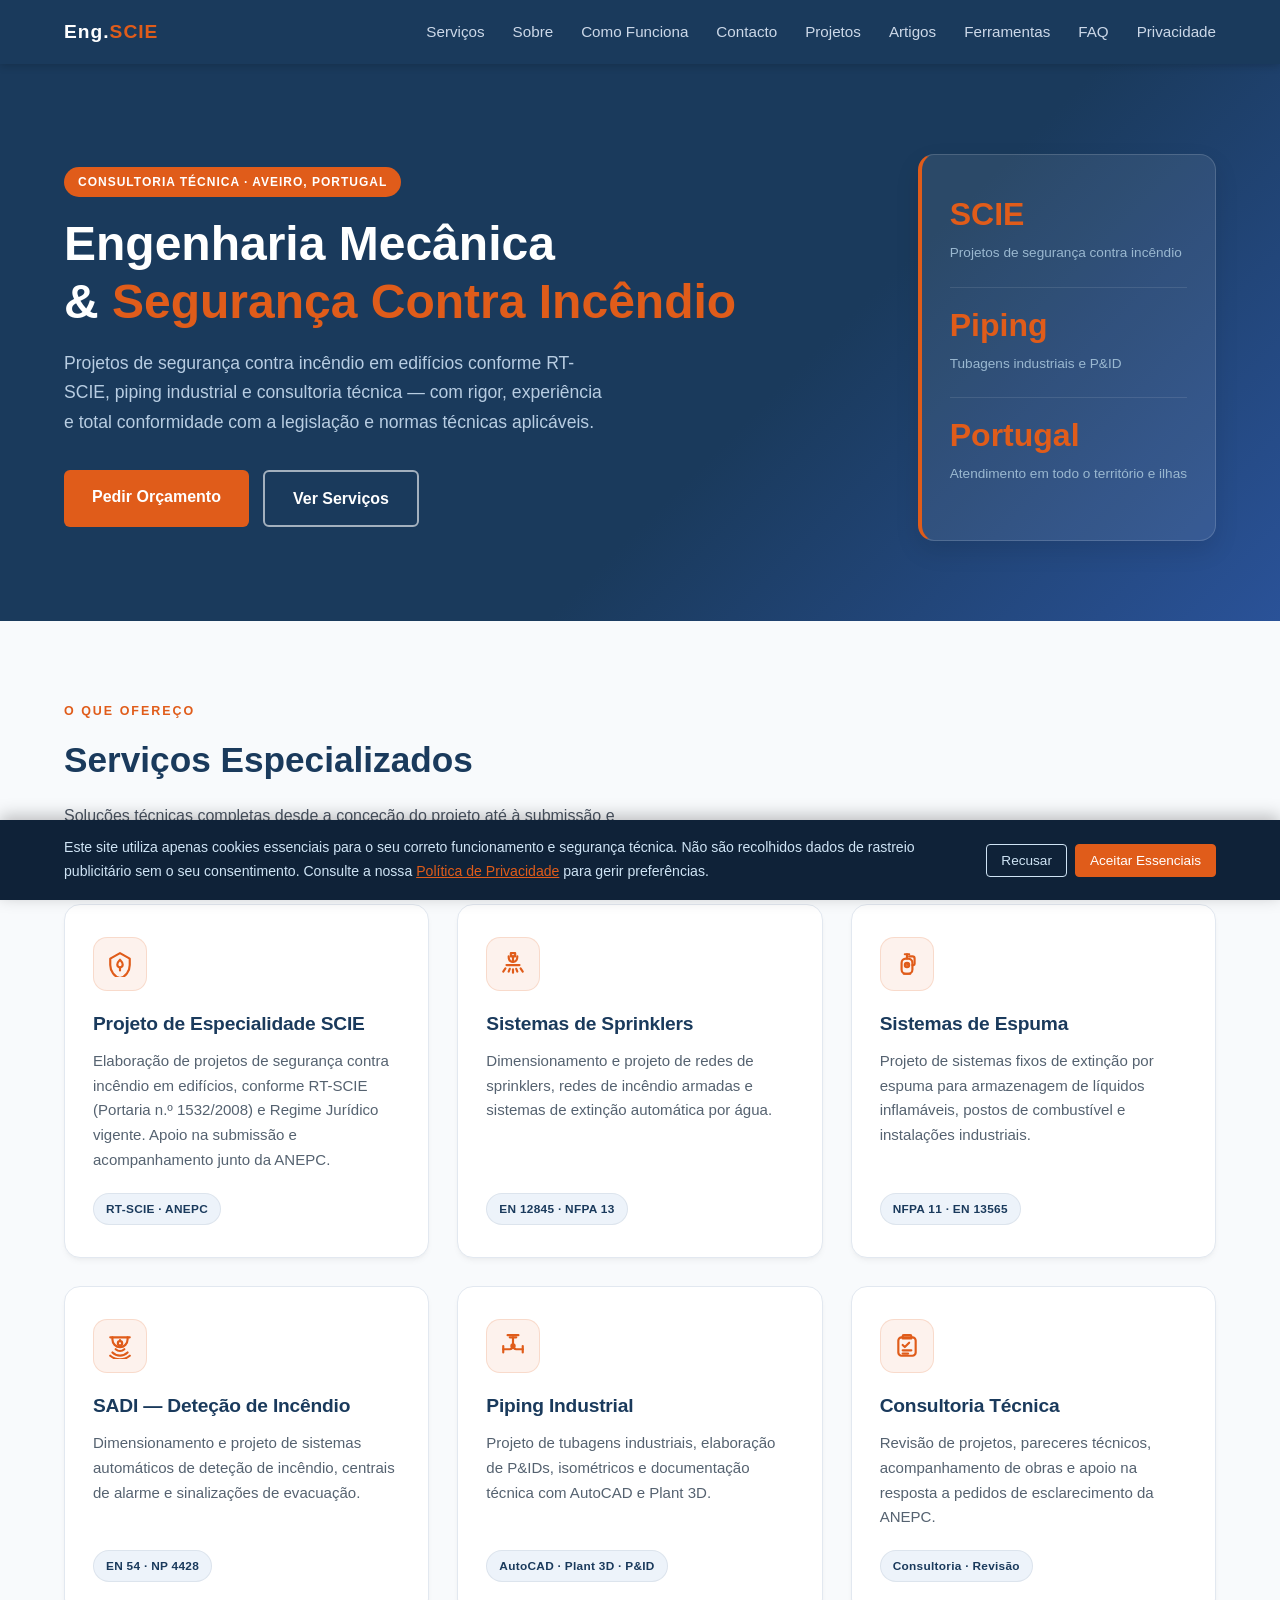
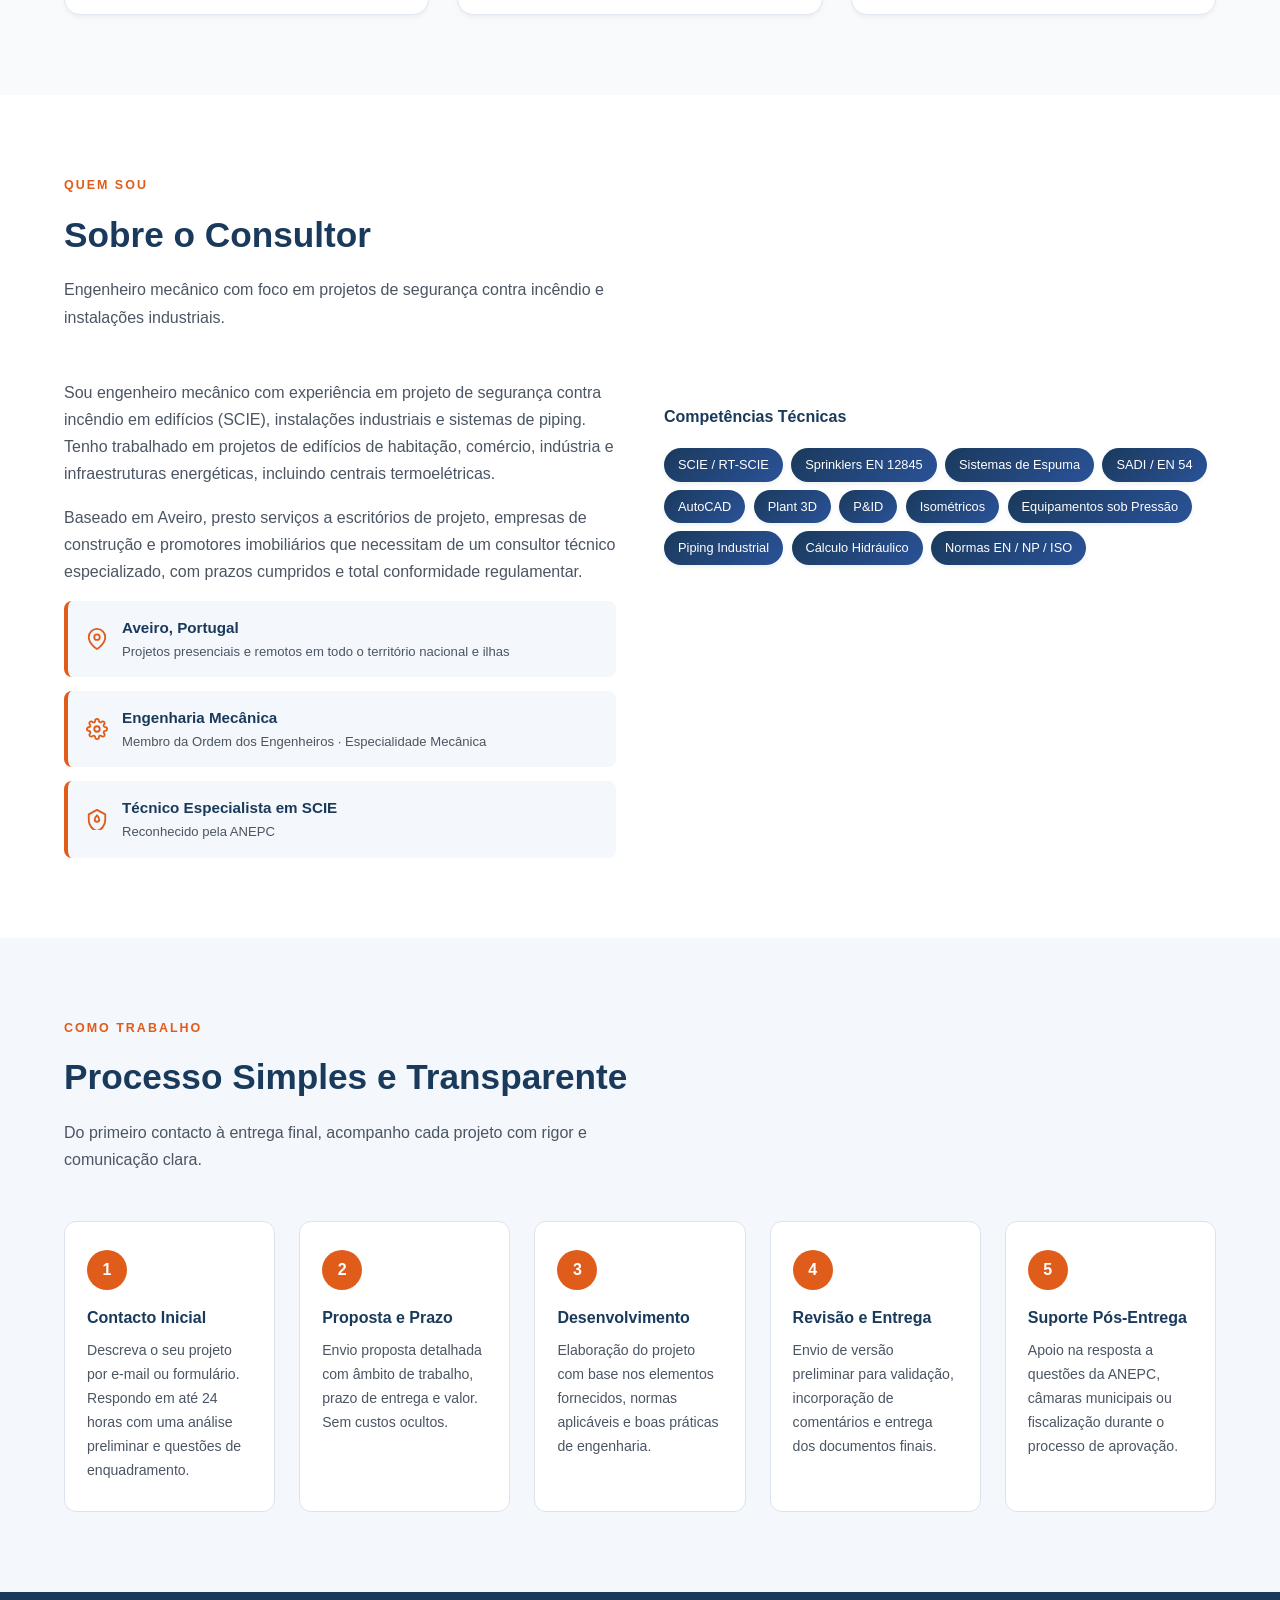
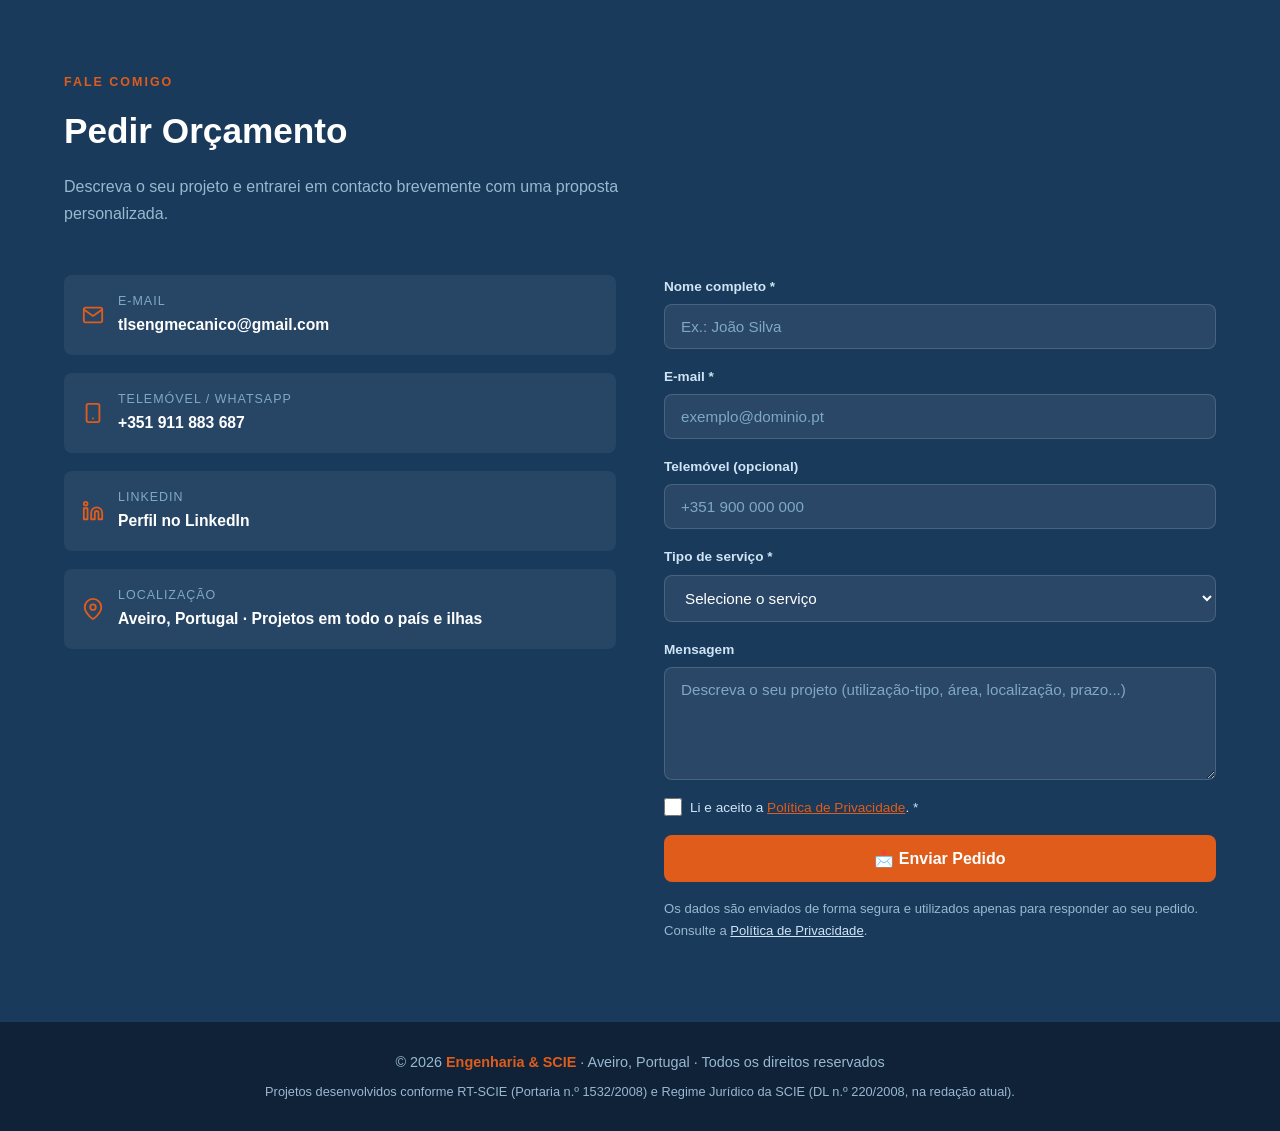
<file: index.html>
<!DOCTYPE html>
<html lang="pt-PT">
<head>
  <meta charset="UTF-8" />
  <meta name="viewport" content="width=device-width, initial-scale=1.0" />
  <meta name="theme-color" content="#1a3a5c" />

  <!-- Canonical + Favicons -->
  <link rel="canonical" href="https://fiopsptbr4780.github.io/Eng.SCIE/" />
  <link rel="icon" type="image/svg+xml" href="favicon.svg" />
  <link rel="alternate icon" type="image/png" href="favicon-32.png" />
  <link rel="apple-touch-icon" href="apple-touch-icon.png" />
  <link rel="preconnect" href="https://formsubmit.co" />
  <link rel="dns-prefetch" href="https://formsubmit.co" />

  <!-- SEO & Meta -->
  <title>Engenharia de Segurança Contra Incêndio | Consultoria SCIE</title>
  <meta name="description" content="Engenharia Mecânica e SCIE em Portugal. Projetos de segurança contra incêndio conforme RT-SCIE, piping industrial e consultoria técnica. Projetista reconhecido pela ANEPC." />
  <meta name="author" content="Engenharia & SCIE" />
  <meta name="robots" content="index, follow" />

  <!-- Open Graph & Twitter -->
  <meta property="og:type" content="website" />
  <meta property="og:site_name" content="Engenharia & SCIE" />
  <meta property="og:title" content="Engenharia de Segurança Contra Incêndio | Consultoria SCIE" />
  <meta property="og:description" content="Engenharia Mecânica e SCIE em Portugal. Projetos conforme RT-SCIE, piping industrial e consultoria técnica. Projetista reconhecido pela ANEPC." />
  <meta property="og:url" content="https://fiopsptbr4780.github.io/Eng.SCIE/" />
  <meta property="og:image" content="https://fiopsptbr4780.github.io/Eng.SCIE/og-image.png" />
  <meta property="og:locale" content="pt_PT" />
  <meta name="twitter:card" content="summary_large_image" />
  <meta name="twitter:title" content="Engenharia de Segurança Contra Incêndio | Consultoria SCIE" />
  <meta name="twitter:description" content="Projetos SCIE conforme RT-SCIE, piping industrial e consultoria técnica em Portugal." />
  <meta name="twitter:image" content="https://fiopsptbr4780.github.io/Eng.SCIE/og-image.png" />

  <!-- JSON-LD Schemas -->
  <script type="application/ld+json">
  {
    "@context": "https://schema.org",
    "@type": "ProfessionalService",
    "name": "Engenharia & SCIE",
    "description": "Consultoria em Engenharia Mecânica e Segurança Contra Incêndio em Edifícios (SCIE)",
    "url": "https://fiopsptbr4780.github.io/Eng.SCIE/",
    "telephone": "+351911883687",
    "areaServed": "PT",
    "priceRange": "Consultar",
    "address": { "@type": "PostalAddress", "addressLocality": "Aveiro", "addressCountry": "PT" },
    "knowsAbout": ["Projeto SCIE", "RT-SCIE", "Sistemas de Sprinklers EN 12845", "Sistemas de Espuma NFPA 11", "SADI EN 54", "Piping Industrial", "Consultoria Técnica SCIE"],
    "hasCredential": [
      { "@type": "EducationalOccupationalCredential", "credentialCategory": "Engenheiro Mecânico", "recognizedBy": { "@type": "Organization", "name": "Ordem dos Engenheiros" } },
      { "@type": "EducationalOccupationalCredential", "credentialCategory": "Técnico Especialista em SCIE", "recognizedBy": { "@type": "Organization", "name": "ANEPC" } }
    ]
  }
  </script>
  <script type="application/ld+json">
  {
    "@context": "https://schema.org",
    "@type": "Organization",
    "name": "Engenharia & SCIE",
    "url": "https://fiopsptbr4780.github.io/Eng.SCIE/",
    "logo": "https://fiopsptbr4780.github.io/Eng.SCIE/logo.png",
    "description": "Consultoria em Engenharia Mecânica e Segurança Contra Incêndio em Edifícios",
    "foundingDate": "2024",
    "areaServed": "PT",
    "knowsLanguage": "pt-PT",
    "sameAs": ["https://github.com/fiopsptbr4780"],
    "contactPoint": { "@type": "ContactPoint", "contactType": "Customer Support", "telephone": "+351911883687", "availableLanguage": "Portuguese" }
  }
  </script>

  <link rel="stylesheet" href="styles.css" />
</head>
<body>

<a href="#main-content" class="skip-link">Saltar para o conteúdo principal</a>

<nav aria-label="Menu principal">
  <a href="index.html" class="nav-logo" aria-label="Engenharia e SCIE - Página Inicial" aria-current="page">Eng.<span>SCIE</span></a>
  <button class="nav-toggle" aria-label="Abrir menu" aria-expanded="false" id="navToggle">☰</button>
  <ul id="navMenu">
    <li><a href="#servicos">Serviços</a></li>
    <li><a href="#sobre">Sobre</a></li>
    <li><a href="#processo">Como Funciona</a></li>
    <li><a href="#contacto">Contacto</a></li>
    <li><a href="projetos.html">Projetos</a></li>
    <li><a href="blog.html">Artigos</a></li>
    <li><a href="ferramentas.html">Ferramentas</a></li>
    <li><a href="faq.html">FAQ</a></li>
    <li><a href="privacidade.html">Privacidade</a></li>
  </ul>
</nav>

<main id="main-content" tabindex="-1">

<!-- HERO -->
<section class="hero">
  <div class="hero-text">
    <div class="badge">Consultoria Técnica · Aveiro, Portugal</div>
    <h1>Engenharia Mecânica<br>& <span>Segurança Contra Incêndio</span></h1>
    <p>Projetos de segurança contra incêndio em edifícios conforme RT-SCIE, piping industrial e consultoria técnica — com rigor, experiência e total conformidade com a legislação e normas técnicas aplicáveis.</p>
    <div class="hero-btns">
      <a href="#contacto" class="btn-primary">Pedir Orçamento</a>
      <a href="#servicos" class="btn-outline">Ver Serviços</a>
    </div>
  </div>
  <div class="hero-card">
    <div class="stat"><div class="stat-num">SCIE</div><div class="stat-label">Projetos de segurança contra incêndio</div></div>
    <hr />
    <div class="stat"><div class="stat-num">Piping</div><div class="stat-label">Tubagens industriais e P&ID</div></div>
    <hr />
    <div class="stat"><div class="stat-num">Portugal</div><div class="stat-label">Atendimento em todo o território e ilhas</div></div>
  </div>
</section>

<!-- SERVIÇOS -->
<section id="servicos">
  <div class="section-label">O que ofereço</div>
  <h2 class="section-title">Serviços Especializados</h2>
  <p class="section-sub">Soluções técnicas completas desde a conceção do projeto até à submissão e acompanhamento em obra.</p>

  <div class="services-grid">
    <div class="service-card">
      <div class="service-icon-box" aria-hidden="true"><svg class="service-svg" viewBox="0 0 24 24" fill="none" stroke="currentColor" stroke-width="2" stroke-linecap="round" stroke-linejoin="round"><path d="M12 2L3 7v6c0 5.55 3.84 10.74 9 12 5.16-1.26 9-6.45 9-12V7l-9-5z"/><path d="M12 8c1.66 1.66 2.5 3.08 2.5 4.5a2.5 2.5 0 1 1-5 0c0-1.42.84-2.84 2.5-4.5z"/><path d="M12 18v-2"/></svg></div>
      <h3>Projeto de Especialidade SCIE</h3>
      <p>Elaboração de projetos de segurança contra incêndio em edifícios, conforme RT-SCIE (Portaria n.º 1532/2008) e Regime Jurídico vigente. Apoio na submissão e acompanhamento junto da ANEPC.</p>
      <span class="service-tag">RT-SCIE · ANEPC</span>
    </div>

    <div class="service-card">
      <div class="service-icon-box" aria-hidden="true"><svg class="service-svg" viewBox="0 0 24 24" fill="none" stroke="currentColor" stroke-width="2" stroke-linecap="round" stroke-linejoin="round"><path d="M10 2h4v3h-4z"/><path d="M12 5v5"/><path d="M8 5c0 3.5 1.5 5 4 5s4-1.5 4-5"/><path d="M6 13h12"/><path d="M5 16l-2 3"/><path d="M9 16.5l-1 2.5"/><path d="M12 17v3"/><path d="M15 16.5l1 2.5"/><path d="M19 16l2 3"/></svg></div>
      <h3>Sistemas de Sprinklers</h3>
      <p>Dimensionamento e projeto de redes de sprinklers, redes de incêndio armadas e sistemas de extinção automática por água.</p>
      <span class="service-tag">EN 12845 · NFPA 13</span>
    </div>

    <div class="service-card">
      <div class="service-icon-box" aria-hidden="true"><svg class="service-svg" viewBox="0 0 24 24" fill="none" stroke="currentColor" stroke-width="2" stroke-linecap="round" stroke-linejoin="round"><path d="M9 21h6"/><rect x="7" y="7" width="10" height="14" rx="4"/><path d="M10 3h4"/><path d="M12 3v4"/><path d="M14 5h3a2 2 0 0 1 2 2v5a1 1 0 0 1-1 1h-1"/><circle cx="12" cy="13" r="2"/><path d="M12 13l1.2-1.2"/></svg></div>
      <h3>Sistemas de Espuma</h3>
      <p>Projeto de sistemas fixos de extinção por espuma para armazenagem de líquidos inflamáveis, postos de combustível e instalações industriais.</p>
      <span class="service-tag">NFPA 11 · EN 13565</span>
    </div>

    <div class="service-card">
      <div class="service-icon-box" aria-hidden="true"><svg class="service-svg" viewBox="0 0 24 24" fill="none" stroke="currentColor" stroke-width="2" stroke-linecap="round" stroke-linejoin="round"><path d="M3 4h18"/><path d="M5 4v2a7 7 0 0 0 14 0V4"/><circle cx="12" cy="9.5" r="2"/><path d="M12 7.5v-1"/><path d="M8 15a6 6 0 0 0 8 0"/><path d="M5 18a10 10 0 0 0 14 0"/><path d="M3 21a14 14 0 0 0 18 0"/></svg></div>
      <h3>SADI — Deteção de Incêndio</h3>
      <p>Dimensionamento e projeto de sistemas automáticos de deteção de incêndio, centrais de alarme e sinalizações de evacuação.</p>
      <span class="service-tag">EN 54 · NP 4428</span>
    </div>

    <div class="service-card">
      <div class="service-icon-box" aria-hidden="true"><svg class="service-svg" viewBox="0 0 24 24" fill="none" stroke="currentColor" stroke-width="2" stroke-linecap="round" stroke-linejoin="round"><path d="M3 15h6a3 3 0 0 0 3-3V4"/><path d="M12 12a3 3 0 0 0 3 3h6"/><path d="M3 12v6"/><path d="M21 12v6"/><path d="M9 4h6"/><path d="M7 2h10"/><circle cx="12" cy="12" r="1.5"/></svg></div>
      <h3>Piping Industrial</h3>
      <p>Projeto de tubagens industriais, elaboração de P&IDs, isométricos e documentação técnica com AutoCAD e Plant 3D.</p>
      <span class="service-tag">AutoCAD · Plant 3D · P&ID</span>
    </div>

    <div class="service-card">
      <div class="service-icon-box" aria-hidden="true"><svg class="service-svg" viewBox="0 0 24 24" fill="none" stroke="currentColor" stroke-width="2" stroke-linecap="round" stroke-linejoin="round"><rect x="4" y="4" width="16" height="17" rx="3"/><path d="M9 2h6a1 1 0 0 1 1 1v2H8V3a1 1 0 0 1 1-1z"/><path d="M8 11l2 2 4-4"/><path d="M8 16h8"/><path d="M8 19h5"/></svg></div>
      <h3>Consultoria Técnica</h3>
      <p>Revisão de projetos, pareceres técnicos, acompanhamento de obras e apoio na resposta a pedidos de esclarecimento da ANEPC.</p>
      <span class="service-tag">Consultoria · Revisão</span>
    </div>
  </div>
</section>

<!-- SOBRE -->
<section id="sobre">
  <div class="section-label">Quem sou</div>
  <h2 class="section-title">Sobre o Consultor</h2>
  <p class="section-sub">Engenheiro mecânico com foco em projetos de segurança contra incêndio e instalações industriais.</p>

  <div class="about-grid">
    <div class="about-text">
      <p>Sou engenheiro mecânico com experiência em projeto de segurança contra incêndio em edifícios (SCIE), instalações industriais e sistemas de piping. Tenho trabalhado em projetos de edifícios de habitação, comércio, indústria e infraestruturas energéticas, incluindo centrais termoelétricas.</p>
      <p>Baseado em Aveiro, presto serviços a escritórios de projeto, empresas de construção e promotores imobiliários que necessitam de um consultor técnico especializado, com prazos cumpridos e total conformidade regulamentar.</p>

      <div class="credentials">
        <div class="credential-item">
          <div class="cred-icon" aria-hidden="true"><svg viewBox="0 0 24 24" width="22" height="22" fill="none" stroke="currentColor" stroke-width="2" stroke-linecap="round" stroke-linejoin="round"><path d="M21 10c0 7-9 13-9 13s-9-6-9-13a9 9 0 0 1 18 0z"/><circle cx="12" cy="10" r="3"/></svg></div>
          <div><div class="cred-title">Aveiro, Portugal</div><div class="cred-sub">Projetos presenciais e remotos em todo o território nacional e ilhas</div></div>
        </div>
        <div class="credential-item">
          <div class="cred-icon" aria-hidden="true"><svg viewBox="0 0 24 24" width="22" height="22" fill="none" stroke="currentColor" stroke-width="2" stroke-linecap="round" stroke-linejoin="round"><circle cx="12" cy="12" r="3"/><path d="M19.4 15a1.65 1.65 0 0 0 .33 1.82l.06.06a2 2 0 0 1 0 2.83 2 2 0 0 1-2.83 0l-.06-.06a1.65 1.65 0 0 0-1.82-.33 1.65 1.65 0 0 0-1 1.51V21a2 2 0 0 1-2 2 2 2 0 0 1-2-2v-.09A1.65 1.65 0 0 0 9 19.4a1.65 1.65 0 0 0-1.82.33l-.06.06a2 2 0 0 1-2.83 0 2 2 0 0 1 0-2.83l.06-.06a1.65 1.65 0 0 0 .33-1.82 1.65 1.65 0 0 0-1.51-1H3a2 2 0 0 1-2-2 2 2 0 0 1 2-2h.09A1.65 1.65 0 0 0 4.6 9a1.65 1.65 0 0 0-.33-1.82l-.06-.06a2 2 0 0 1 0-2.83 2 2 0 0 1 2.83 0l.06.06a1.65 1.65 0 0 0 1.82.33H9a1.65 1.65 0 0 0 1-1.51V3a2 2 0 0 1 2-2 2 2 0 0 1 2 2v.09a1.65 1.65 0 0 0 1 1.51 1.65 1.65 0 0 0 1.82-.33l.06-.06a2 2 0 0 1 2.83 0 2 2 0 0 1 0 2.83l-.06.06a1.65 1.65 0 0 0-.33 1.82V9a1.65 1.65 0 0 0 1.51 1H21a2 2 0 0 1 2 2 2 2 0 0 1-2 2h-.09a1.65 1.65 0 0 0-1.51 1z"/></svg></div>
          <div><div class="cred-title">Engenharia Mecânica</div><div class="cred-sub">Membro da Ordem dos Engenheiros · Especialidade Mecânica</div></div>
        </div>
        <div class="credential-item">
          <div class="cred-icon" aria-hidden="true"><svg viewBox="0 0 24 24" width="22" height="22" fill="none" stroke="currentColor" stroke-width="2" stroke-linecap="round" stroke-linejoin="round"><path d="M12 2L3 7v6c0 5.55 3.84 10.74 9 12 5.16-1.26 9-6.45 9-12V7l-9-5z"/><path d="M12 8c1.66 1.66 2.5 3.08 2.5 4.5a2.5 2.5 0 1 1-5 0c0-1.42.84-2.84 2.5-4.5z"/></svg></div>
          <div><div class="cred-title">Técnico Especialista em SCIE</div><div class="cred-sub">Reconhecido pela ANEPC</div></div>
        </div>
      </div>
    </div>

    <div>
      <div class="skills-wrap">
        <h4>Competências Técnicas</h4>
        <span class="skill-pill">SCIE / RT-SCIE</span>
        <span class="skill-pill">Sprinklers EN 12845</span>
        <span class="skill-pill">Sistemas de Espuma</span>
        <span class="skill-pill">SADI / EN 54</span>
        <span class="skill-pill">AutoCAD</span>
        <span class="skill-pill">Plant 3D</span>
        <span class="skill-pill">P&ID</span>
        <span class="skill-pill">Isométricos</span>
        <span class="skill-pill">Equipamentos sob Pressão</span>
        <span class="skill-pill">Piping Industrial</span>
        <span class="skill-pill">Cálculo Hidráulico</span>
        <span class="skill-pill">Normas EN / NP / ISO</span>
      </div>
    </div>
  </div>
</section>

<!-- PROCESSO -->
<section id="processo">
  <div class="section-label">Como trabalho</div>
  <h2 class="section-title">Processo Simples e Transparente</h2>
  <p class="section-sub">Do primeiro contacto à entrega final, acompanho cada projeto com rigor e comunicação clara.</p>

  <div class="process-steps">
    <div class="step-card"><div class="step-num">1</div><h3>Contacto Inicial</h3><p>Descreva o seu projeto por e-mail ou formulário. Respondo em até 24 horas com uma análise preliminar e questões de enquadramento.</p></div>
    <div class="step-card"><div class="step-num">2</div><h3>Proposta e Prazo</h3><p>Envio proposta detalhada com âmbito de trabalho, prazo de entrega e valor. Sem custos ocultos.</p></div>
    <div class="step-card"><div class="step-num">3</div><h3>Desenvolvimento</h3><p>Elaboração do projeto com base nos elementos fornecidos, normas aplicáveis e boas práticas de engenharia.</p></div>
    <div class="step-card"><div class="step-num">4</div><h3>Revisão e Entrega</h3><p>Envio de versão preliminar para validação, incorporação de comentários e entrega dos documentos finais.</p></div>
    <div class="step-card"><div class="step-num">5</div><h3>Suporte Pós-Entrega</h3><p>Apoio na resposta a questões da ANEPC, câmaras municipais ou fiscalização durante o processo de aprovação.</p></div>
  </div>
</section>

<!-- CONTACTO -->
<section id="contacto">
  <div class="section-label">Fale comigo</div>
  <h2 class="section-title">Pedir Orçamento</h2>
  <p class="section-sub">Descreva o seu projeto e entrarei em contacto brevemente com uma proposta personalizada.</p>

  <div class="contact-grid">
    <div class="contact-info">
      <div class="contact-item">
        <div class="ci-icon" aria-hidden="true"><svg viewBox="0 0 24 24" width="22" height="22" fill="none" stroke="currentColor" stroke-width="2" stroke-linecap="round" stroke-linejoin="round"><path d="M4 4h16c1.1 0 2 .9 2 2v12c0 1.1-.9 2-2 2H4c-1.1 0-2-.9-2-2V6c0-1.1.9-2 2-2z"/><polyline points="22,6 12,13 2,6"/></svg></div>
        <div><div class="ci-label">E-mail</div><div class="ci-val"><a href="mailto:tlsengmecanico@gmail.com">tlsengmecanico@gmail.com</a></div></div>
      </div>
      <div class="contact-item">
        <div class="ci-icon" aria-hidden="true"><svg viewBox="0 0 24 24" width="22" height="22" fill="none" stroke="currentColor" stroke-width="2" stroke-linecap="round" stroke-linejoin="round"><rect x="5" y="2" width="14" height="20" rx="2" ry="2"/><line x1="12" y1="18" x2="12.01" y2="18"/></svg></div>
        <div><div class="ci-label">Telemóvel / WhatsApp</div><div class="ci-val"><a href="tel:+351911883687">+351 911 883 687</a></div></div>
      </div>
      <div class="contact-item">
        <div class="ci-icon" aria-hidden="true"><svg viewBox="0 0 24 24" width="22" height="22" fill="none" stroke="currentColor" stroke-width="2" stroke-linecap="round" stroke-linejoin="round"><path d="M16 8a6 6 0 0 1 6 6v7h-4v-7a2 2 0 0 0-2-2 2 2 0 0 0-2 2v7h-4v-7a6 6 0 0 1 6-6z"/><rect x="2" y="9" width="4" height="12"/><circle cx="4" cy="4" r="2"/></svg></div>
        <div><div class="ci-label">LinkedIn</div><div class="ci-val"><a href="https://www.linkedin.com/in/tlsengmecanico/" target="_blank" rel="noopener noreferrer">Perfil no LinkedIn</a></div></div>
      </div>
      <div class="contact-item">
        <div class="ci-icon" aria-hidden="true"><svg viewBox="0 0 24 24" width="22" height="22" fill="none" stroke="currentColor" stroke-width="2" stroke-linecap="round" stroke-linejoin="round"><path d="M21 10c0 7-9 13-9 13s-9-6-9-13a9 9 0 0 1 18 0z"/><circle cx="12" cy="10" r="3"/></svg></div>
        <div><div class="ci-label">Localização</div><div class="ci-val">Aveiro, Portugal · Projetos em todo o país e ilhas</div></div>
      </div>
    </div>

    <form id="contactForm" action="https://formsubmit.co/tlsengmecanico@gmail.com" method="POST" novalidate>
      <input type="hidden" name="_subject" value="Novo pedido de orçamento – Site Eng.SCIE" />
      <input type="hidden" name="_captcha" value="false" />
      <input type="hidden" name="_format" value="json" />

      <div class="form-field"><label for="nome">Nome completo *</label><input type="text" id="nome" name="nome" placeholder="Ex.: João Silva" required aria-required="true" autocomplete="name" /></div>
      <div class="form-field"><label for="email">E-mail *</label><input type="email" id="email" name="email" placeholder="exemplo@dominio.pt" required aria-required="true" autocomplete="email" /></div>
      <div class="form-field"><label for="telefone">Telemóvel (opcional)</label><input type="tel" id="telefone" name="telefone" placeholder="+351 900 000 000" autocomplete="tel" /></div>
      <div class="form-field">
        <label for="servico">Tipo de serviço *</label>
        <select id="servico" name="servico" required aria-required="true">
          <option value="" disabled selected>Selecione o serviço</option>
          <option>Projeto de Especialidade SCIE</option>
          <option>Sistema de Sprinklers</option>
          <option>Sistema de Espuma</option>
          <option>SADI — Deteção de Incêndio</option>
          <option>Piping Industrial / P&ID</option>
          <option>Consultoria Técnica</option>
          <option>Outro</option>
        </select>
      </div>
      <div class="form-field"><label for="mensagem">Mensagem</label><textarea id="mensagem" name="mensagem" rows="5" placeholder="Descreva o seu projeto (utilização-tipo, área, localização, prazo...)"></textarea></div>

      <label class="form-checkbox" for="consent">
        <input type="checkbox" id="consent" name="privacidade" required aria-required="true" />
        <span>Li e aceito a <a href="privacidade.html">Política de Privacidade</a>. *</span>
      </label>

      <button type="submit" id="submitBtn">📩 Enviar Pedido</button>
      <div id="formError" role="alert" style="display:none; background:#991b1b; color:#fff; padding:14px; border-radius:8px; margin-top:12px; font-weight:600; font-size:0.92rem;"></div>
      <p class="form-note">Os dados são enviados de forma segura e utilizados apenas para responder ao seu pedido. Consulte a <a href="privacidade.html">Política de Privacidade</a>.</p>
    </form>

    <div id="formSuccess" role="status" style="display:none; background:#166534; color:#fff; padding:24px; border-radius:12px; margin-top:16px; text-align:center;">
      <p style="font-weight:700; font-size:1.15rem; margin-bottom:8px;">✅ Pedido enviado com sucesso!</p>
      <p style="font-size:0.92rem; opacity:0.95; margin-bottom:18px; max-width:480px; margin-left:auto; margin-right:auto;">
        Obrigado pelo seu contacto. A sua mensagem foi recebida e responderei com brevidade (habitualmente em menos de 24 horas).
      </p>
      <button type="button" id="formResetBtn" class="btn-outline" style="font-size:0.9rem; padding:10px 20px; border-color:rgba(255,255,255,0.8); color:#fff;">
        Enviar outro pedido
      </button>
    </div>
  </div>
</section>
</main>

<!-- Cookie consent banner (RGPD) -->
<div id="cookieBanner" class="cookie-banner" role="dialog" aria-live="polite" aria-label="Consentimento de cookies">
  <p>Este site utiliza apenas cookies essenciais para o seu correto funcionamento e segurança técnica. Não são recolhidos dados de rastreio publicitário sem o seu consentimento. Consulte a nossa <a href="privacidade.html">Política de Privacidade</a> para gerir preferências.</p>
  <div class="cookie-actions">
    <button class="cookie-btn" id="cookieDecline">Recusar</button>
    <button class="cookie-btn accept" id="cookieAccept">Aceitar Essenciais</button>
  </div>
</div>

<footer>
  <p>&copy; 2026 <span>Engenharia & SCIE</span> · Aveiro, Portugal · Todos os direitos reservados</p>
  <p style="margin-top:6px; font-size:0.8rem;">
    Projetos desenvolvidos conforme RT-SCIE (Portaria n.º 1532/2008) e Regime Jurídico da SCIE (DL n.º 220/2008, na redação atual).
  </p>
</footer>

<script src="main.js" defer></script>
</body>
</html>
</file>
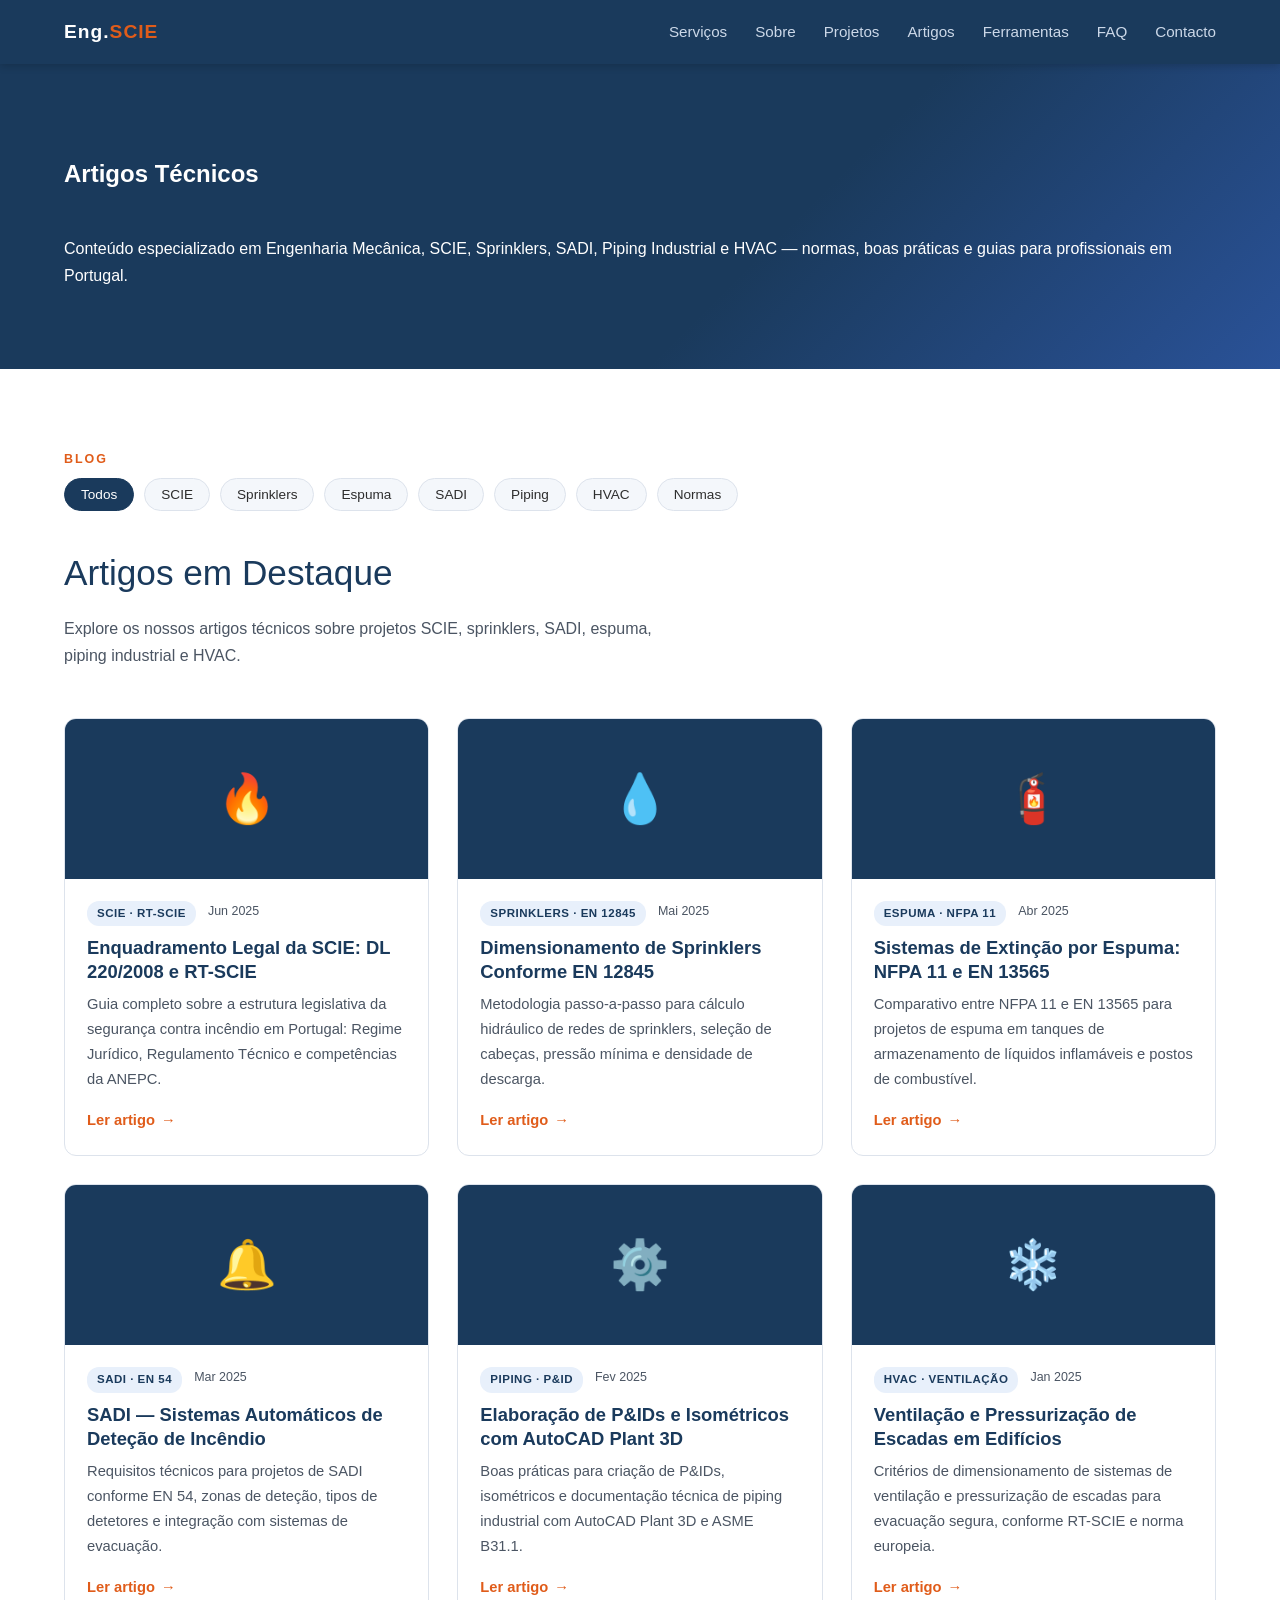
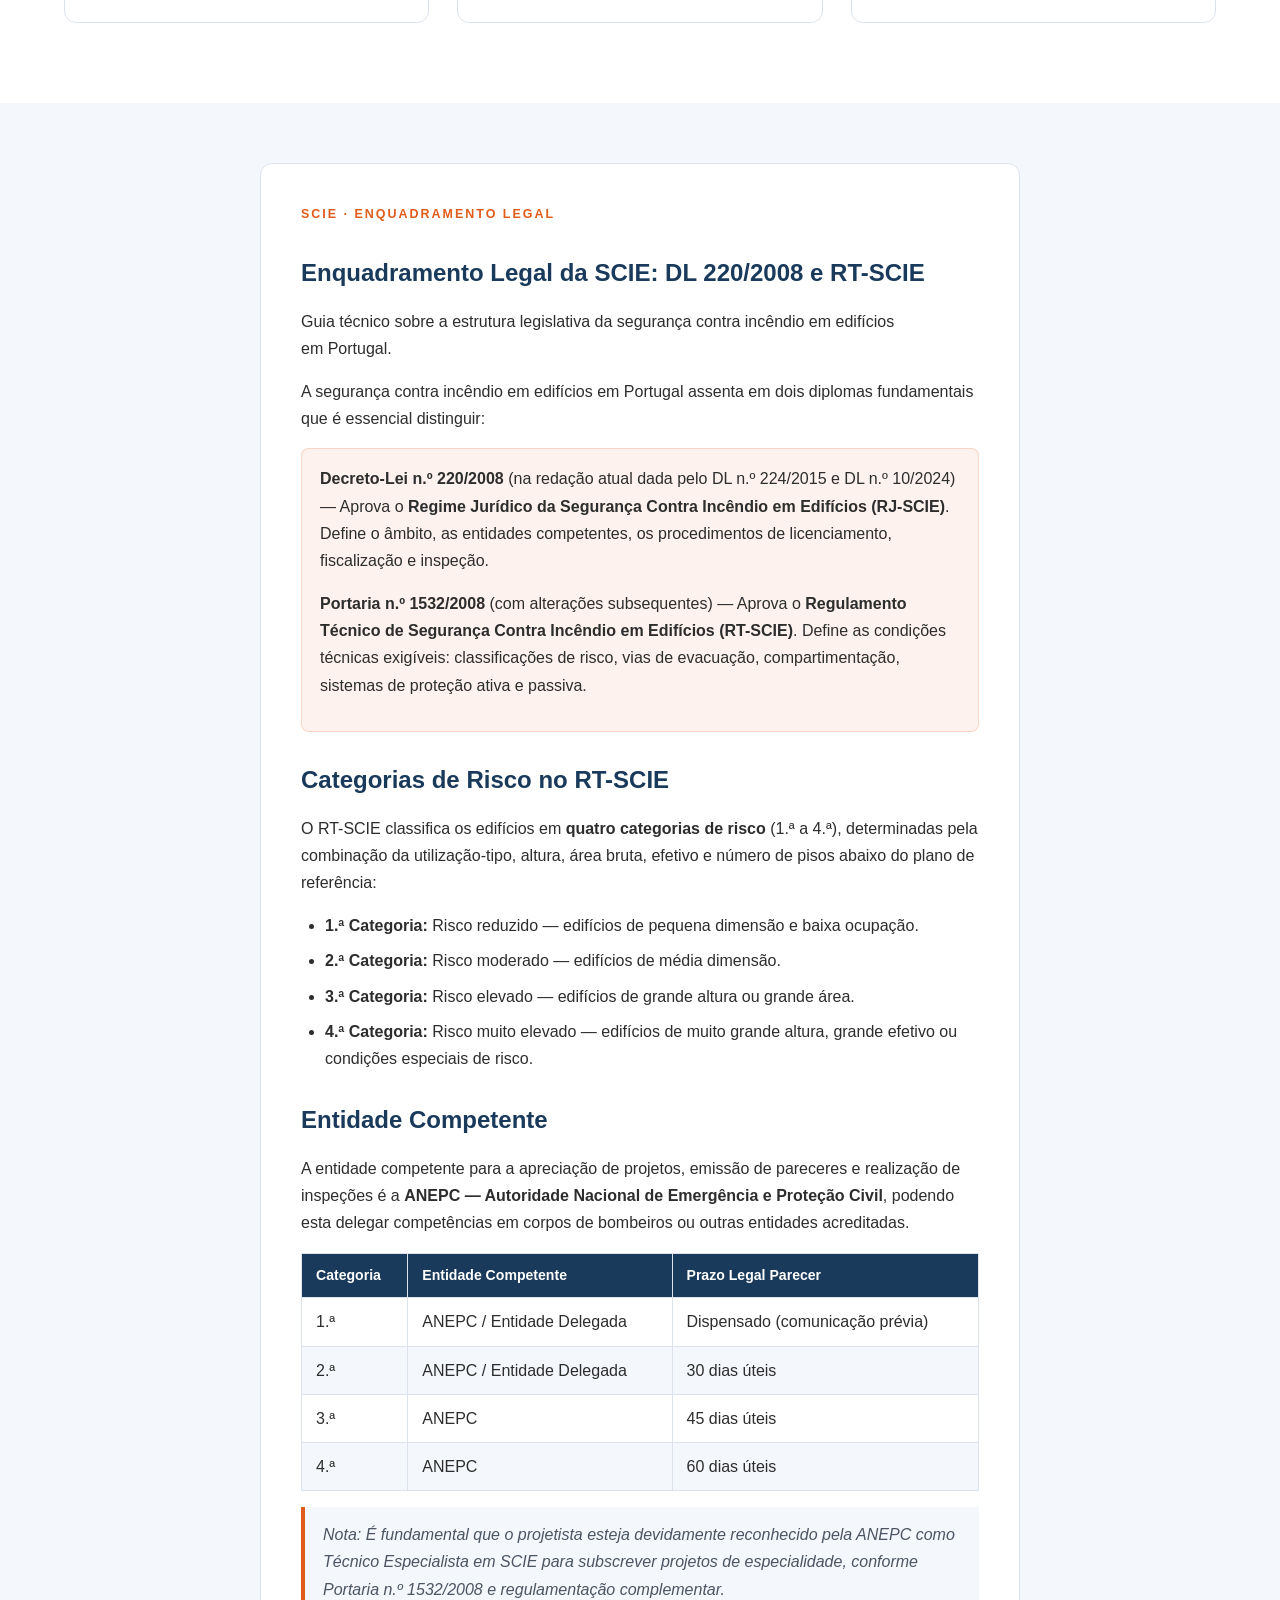
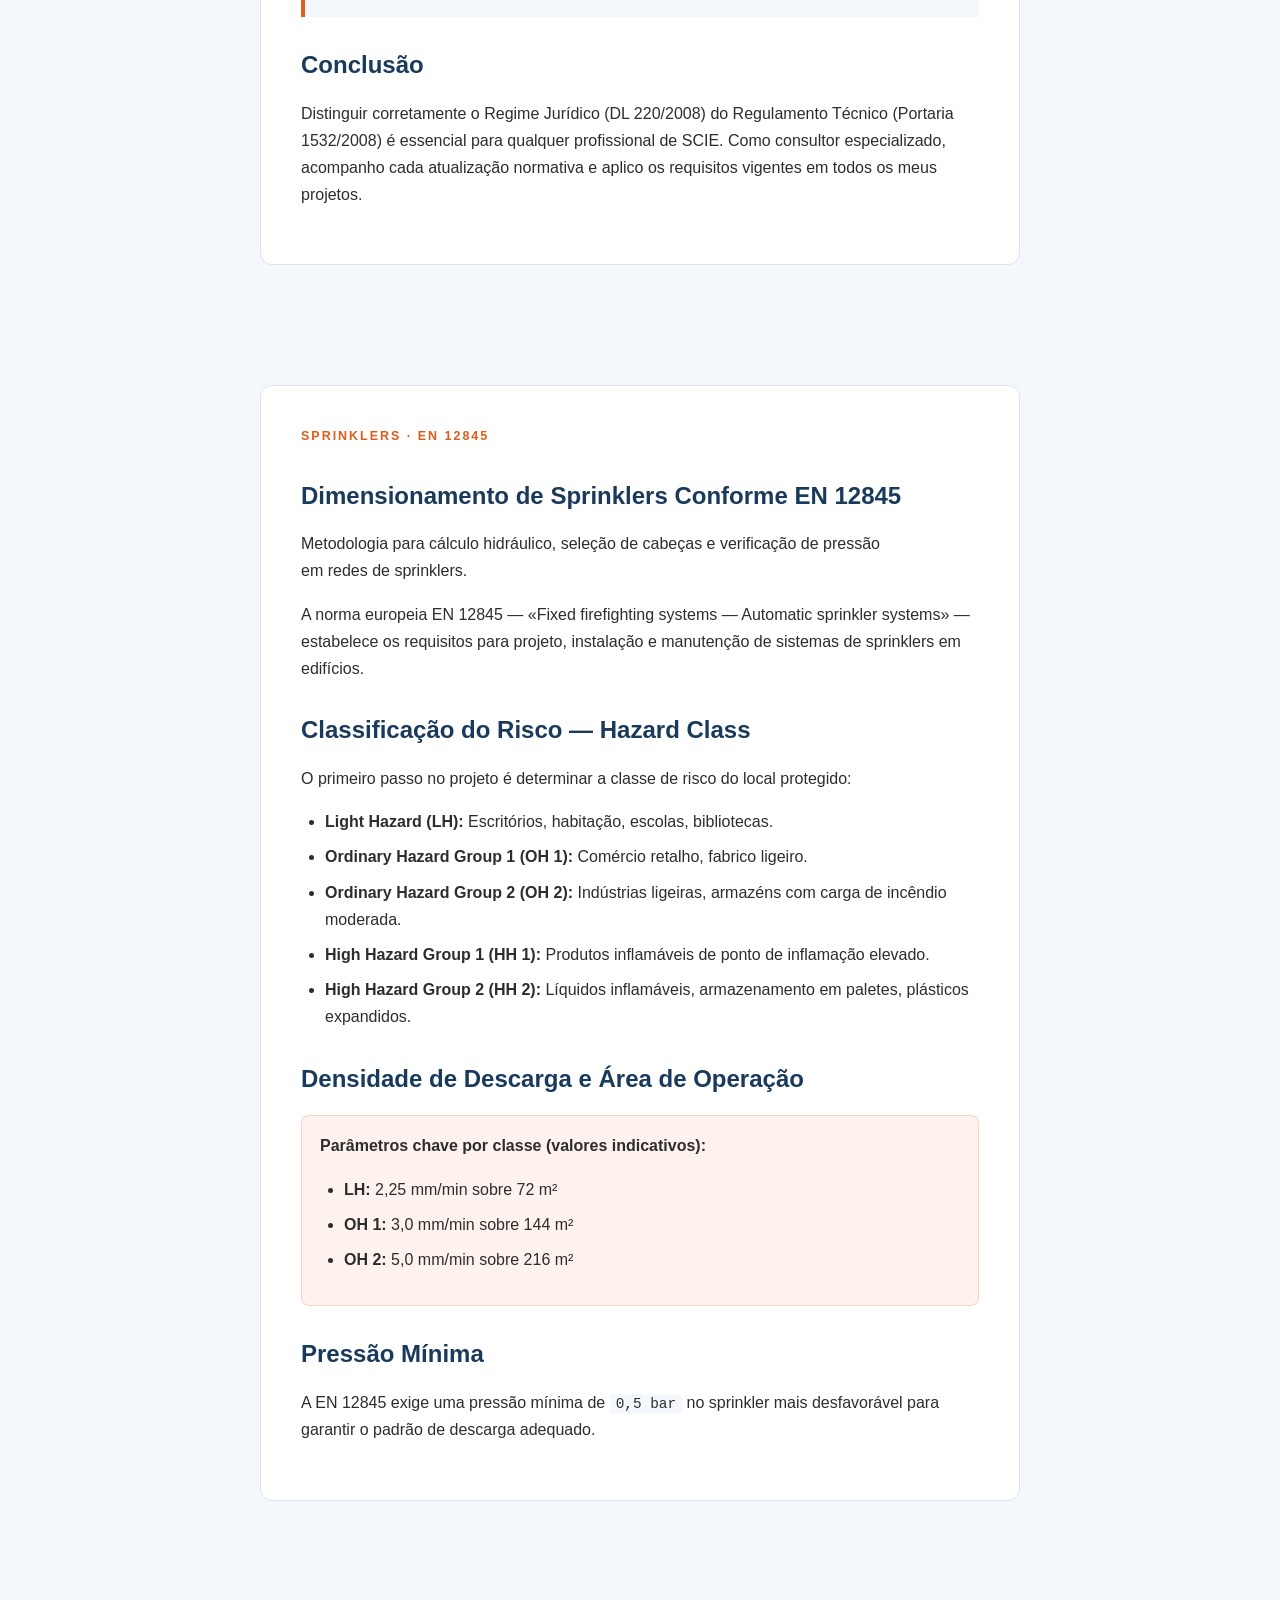
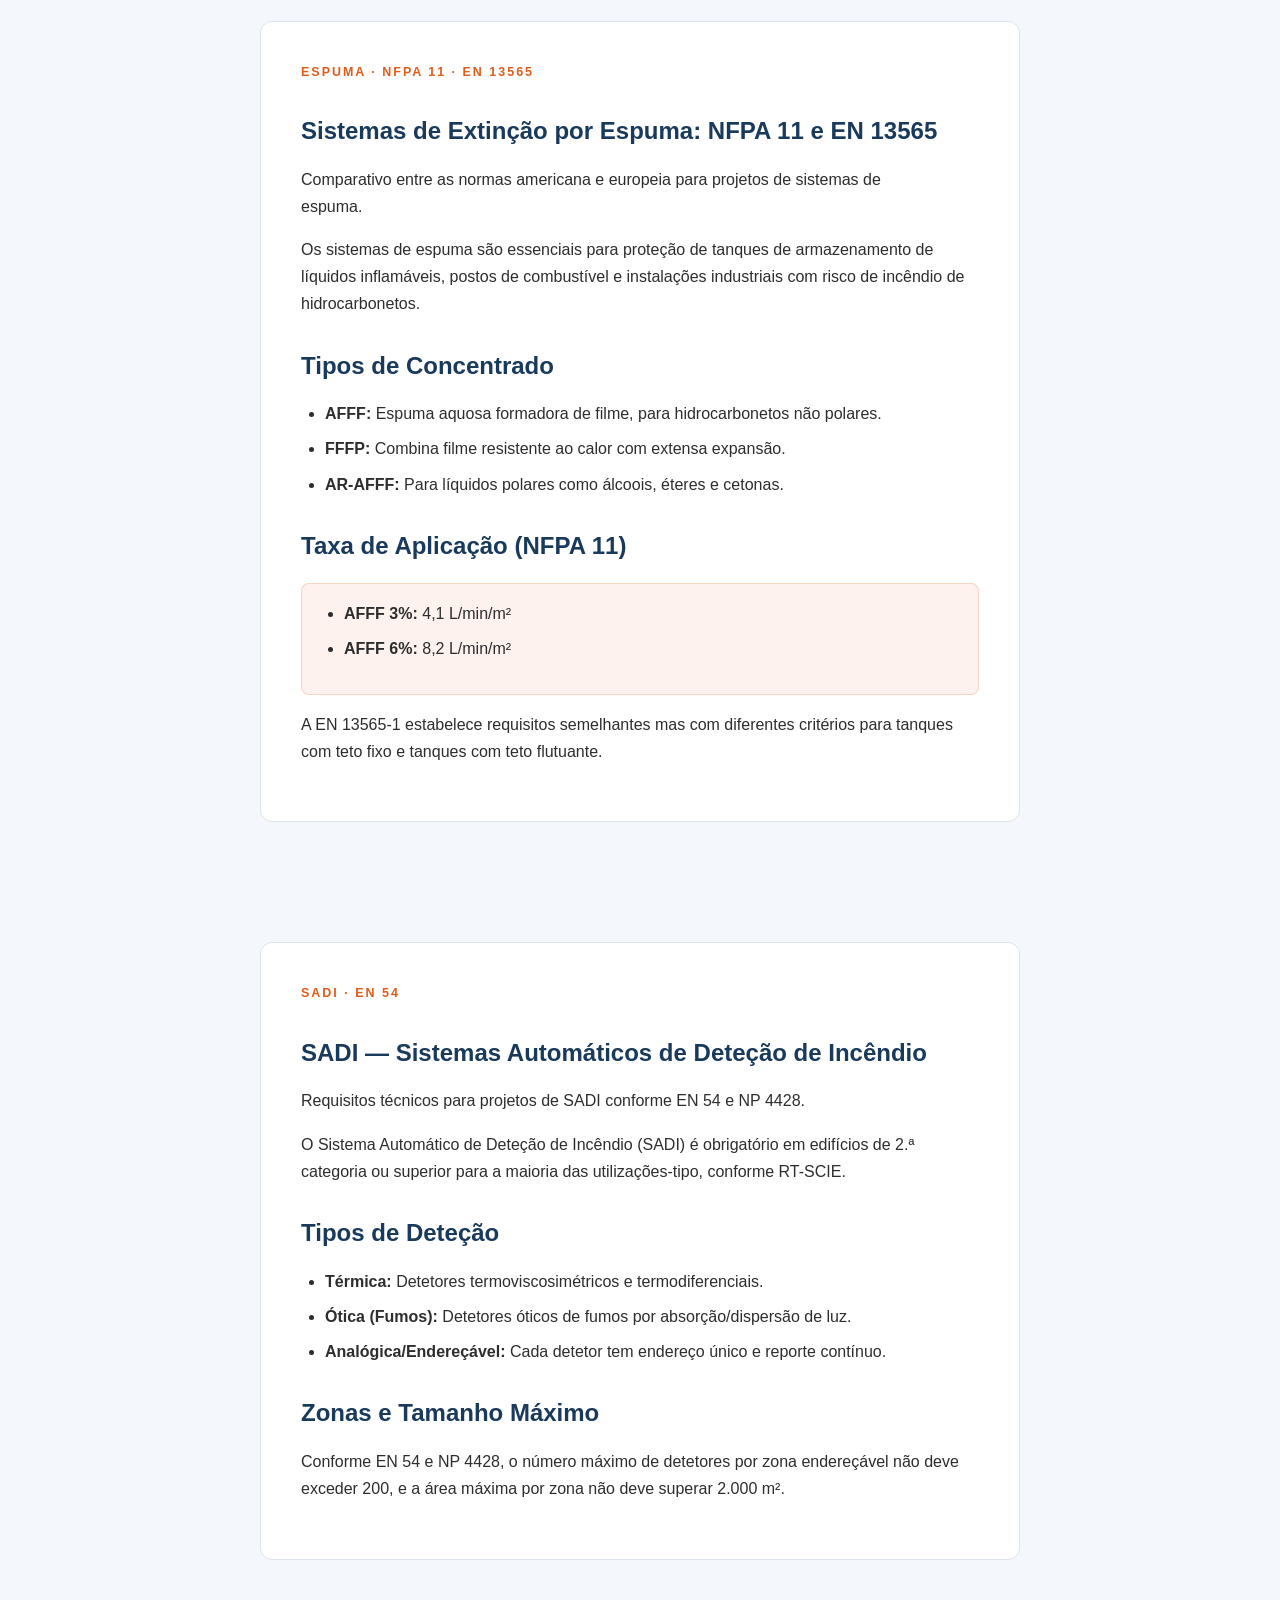
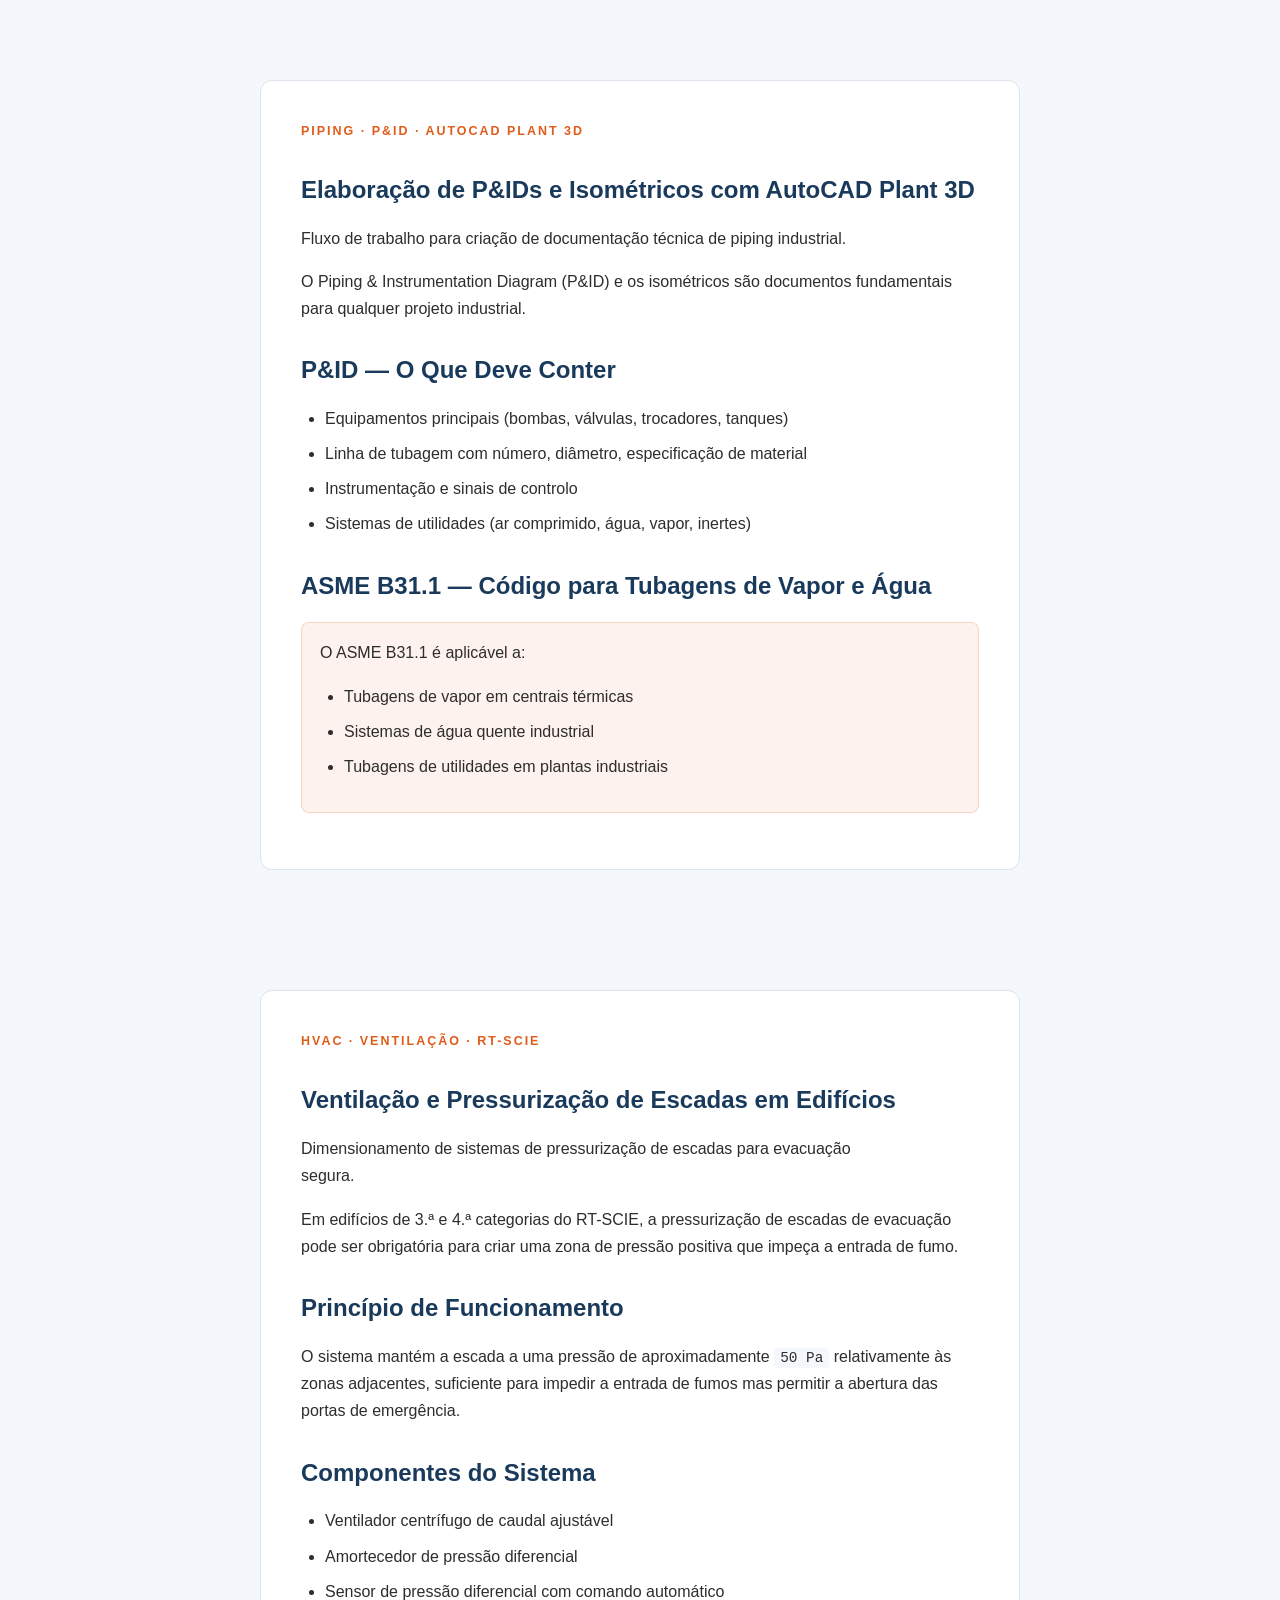
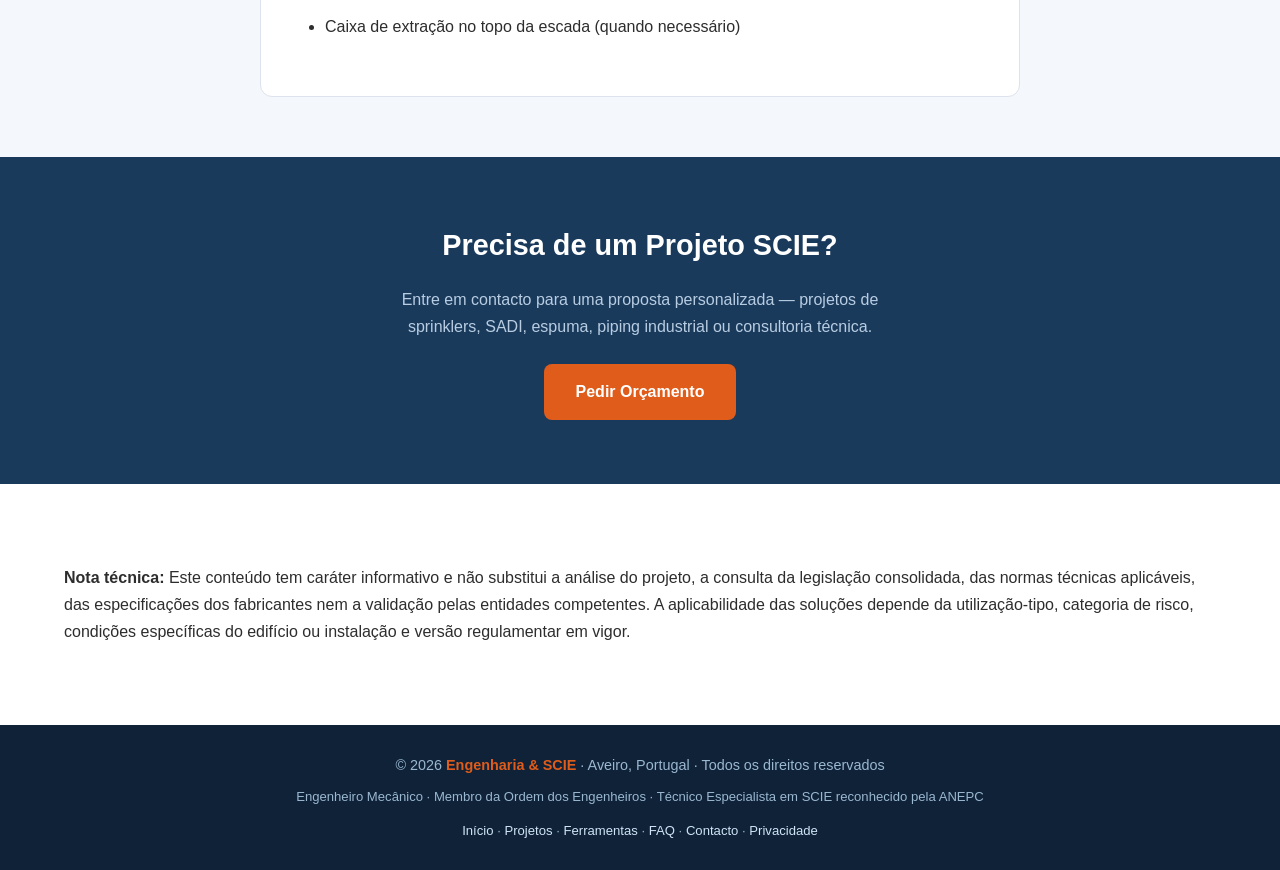
<file: blog.html>
<!DOCTYPE html>
<html lang="pt-PT">
<head>
    <meta charset="UTF-8">
    <meta name="viewport" content="width=device-width, initial-scale=1.0">
    <meta name="theme-color" content="#1a3a5c">

    <link rel="canonical" href="https://fiopsptbr4780.github.io/Eng.SCIE/blog.html" />
    <link rel="icon" type="image/svg+xml" href="favicon.svg" />
    <link rel="alternate icon" type="image/png" href="favicon-32.png" />
    <link rel="apple-touch-icon" href="apple-touch-icon.png" />

    <title>Artigos Técnicos | Blog Engenharia & SCIE</title>
    <meta name="description" content="Artigos técnicos sobre Engenharia Mecânica, SCIE, Sprinklers EN 12845, SADI, Piping Industrial e normas RT-SCIE. Conteúdo para profissionais em Portugal.">
    <meta name="keywords" content="blog SCIE Portugal, artigos engenharia mecânica, sprinklers EN 12845, SADI, piping industrial, HVAC, RT-SCIE, ANEPC, deteção incêndio, espuma NFPA 11">
    <meta name="author" content="Engenharia & SCIE">
    <meta name="robots" content="index, follow">

    <meta property="og:type" content="website" />
    <meta property="og:title" content="Artigos Técnicos | Blog Engenharia & SCIE" />
    <meta property="og:description" content="Artigos técnicos sobre SCIE, Sprinklers, SADI, Piping Industrial e Engenharia Mecânica em Portugal." />
    <meta property="og:url" content="https://fiopsptbr4780.github.io/Eng.SCIE/blog.html" />
    <meta property="og:image" content="https://fiopsptbr4780.github.io/Eng.SCIE/og-image.png" />
    <meta property="og:locale" content="pt_PT" />

    <meta name="twitter:card" content="summary_large_image" />
    <meta name="twitter:title" content="Artigos Técnicos | Blog Engenharia & SCIE" />
    <meta name="twitter:description" content="Artigos técnicos sobre SCIE, Sprinklers, SADI, Piping Industrial e Engenharia Mecânica." />

    <script type="application/ld+json">
    {
      "@context": "https://schema.org",
      "@type": "Blog",
      "name": "Blog Engenharia & SCIE",
      "url": "https://fiopsptbr4780.github.io/Eng.SCIE/blog.html",
      "description": "Artigos técnicos sobre SCIE, Sprinklers, SADI, Piping Industrial e Engenharia Mecânica",
      "author": { "@type": "Person", "name": "Engenheiro Mecânico - SCIE" },
      "inLanguage": "pt-PT"
    }
    </script>
    
    <link rel="stylesheet" href="styles.css" />
    <style>
        .blog-filters {display:flex;gap:10px;flex-wrap:wrap;margin-bottom:32px}
        .filter-btn {background:var(--light);border:1px solid var(--border);border-radius:20px;padding:8px 16px;font-size:0.85rem;color:var(--text);cursor:pointer;transition:all 0.2s}
        .filter-btn:hover, .filter-btn.active {background:var(--primary);color:var(--white);border-color:var(--primary)}
        .blog-grid {display:grid;grid-template-columns:repeat(auto-fit,minmax(340px,1fr));gap:28px}
        .blog-card {background:var(--white);border-radius:12px;border:1px solid var(--border);overflow:hidden;transition:box-shadow 0.2s,transform 0.2s;display:flex;flex-direction:column}
        .blog-card:hover {box-shadow:0 12px 32px rgba(26,58,92,0.14);transform:translateY(-3px)}
        .blog-card .card-img {background:var(--primary);height:160px;display:flex;align-items:center;justify-content:center;font-size:3rem;color:var(--accent)}
        .blog-card .card-body {padding:22px;flex:1;display:flex;flex-direction:column}
        .blog-card .card-meta {display:flex;gap:12px;margin-bottom:10px}
        .blog-card .card-category {background:#e8f0fb;color:var(--primary);padding:3px 10px;border-radius:12px;font-size:0.72rem;font-weight:700;text-transform:uppercase;letter-spacing:0.5px}
        .blog-card .card-date {font-size:0.78rem;color:var(--muted)}
        .blog-card h3 {font-size:1.15rem;color:var(--primary);margin-bottom:8px;line-height:1.3}
        .blog-card p {font-size:0.92rem;color:var(--muted);margin-bottom:16px;flex:1}
        .blog-card .read-more {color:var(--accent);font-weight:600;font-size:0.92rem;text-decoration:none;display:inline-flex;align-items:center;gap:6px}
        .blog-card .read-more:hover {text-decoration:underline}
        .blog-card .read-more::after {content:"→"}
        .article-section {padding:60px 5%;background:var(--light)}
        .article-content {max-width:760px;margin:0 auto;background:var(--white);border-radius:12px;padding:40px;border:1px solid var(--border)}
        .article-content h2 {font-size:1.5rem;color:var(--primary);margin:28px 0 14px}
        .article-content h2:first-child {margin-top:0}
        .article-content p {color:var(--text);margin-bottom:16px}
        .article-content ul, .article-content ol {margin:0 0 16px 24px;color:var(--text)}
        .article-content li {margin-bottom:8px}
        .article-content code {background:var(--light);padding:2px 6px;border-radius:4px;font-size:0.9em;font-family:'Consolas', monospace}
        .article-content blockquote {border-left:4px solid var(--accent);padding:14px 18px;background:var(--light);margin:16px 0;font-style:italic;color:var(--muted)}
        .article-content .highlight {background:rgba(224,92,26,0.08);padding:16px 18px;border-radius:8px;border:1px solid rgba(224,92,26,0.2);margin:16px 0}
        .norm-table {width:100%;border-collapse:collapse;margin:16px 0}
        .norm-table th, .norm-table td {border:1px solid var(--border);padding:10px 14px;text-align:left}
        .norm-table th {background:var(--primary);color:var(--white);font-size:0.88rem}
        .norm-table tr:nth-child(even) {background:var(--light)}
        .cta-section .btn-primary {background:var(--accent);color:var(--white);padding:14px 32px;border:none;border-radius:8px;font-size:1rem;font-weight:700;text-decoration:none;transition:background 0.2s;display:inline-block}
        .cta-section .btn-primary:hover {background:#c44e12}
        @media (max-width:640px) {.hero h1 {font-size:1.8rem}.section-title {font-size:1.5rem}}
    </style>
</head>
<body>
    <a href="#main-content" class="skip-link">Saltar para o conteúdo principal</a>
    <nav>
        <a href="index.html" class="nav-logo">Eng.<span>SCIE</span></a>
        <button class="nav-toggle" aria-label="Abrir menu" id="navToggle">☰</button>
        <ul id="navMenu">
            <li><a href="index.html#servicos">Serviços</a></li>
            <li><a href="index.html#sobre">Sobre</a></li>
            <li><a href="projetos.html">Projetos</a></li>
            <li><a href="blog.html" class="active">Artigos</a></li>
            <li><a href="ferramentas.html">Ferramentas</a></li>
            <li><a href="faq.html">FAQ</a></li>
            <li><a href="index.html#contacto">Contacto</a></li>
        </ul>
    </nav>

    <main id="main-content" tabindex="-1">
    <section class="hero">
        <h1>Artigos Técnicos</h1>
        <p>Conteúdo especializado em Engenharia Mecânica, SCIE, Sprinklers, SADI, Piping Industrial e HVAC — normas, boas práticas e guias para profissionais em Portugal.</p>
    </section>

    <section>
        <div class="section-label">Blog</div>
        <div class="blog-filters">
            <button class="filter-btn active" onclick="filterArticles('all')">Todos</button>
            <button class="filter-btn" onclick="filterArticles('scie')">SCIE</button>
            <button class="filter-btn" onclick="filterArticles('sprinklers')">Sprinklers</button>
            <button class="filter-btn" onclick="filterArticles('espuma')">Espuma</button>
            <button class="filter-btn" onclick="filterArticles('sadi')">SADI</button>
            <button class="filter-btn" onclick="filterArticles('piping')">Piping</button>
            <button class="filter-btn" onclick="filterArticles('hvac')">HVAC</button>
            <button class="filter-btn" onclick="filterArticles('normas')">Normas</button>
        </div>

        <div class="section-title">Artigos em Destaque</div>
        <div class="section-sub">Explore os nossos artigos técnicos sobre projetos SCIE, sprinklers, SADI, espuma, piping industrial e HVAC.</div>

        <div class="blog-grid">
            <!-- CORRIGIDO: Título e descrição com legislação correta -->
            <article class="blog-card" data-category="scie normas">
                <div class="card-img">🔥</div>
                <div class="card-body">
                    <div class="card-meta">
                        <span class="card-category">SCIE · RT-SCIE</span>
                        <span class="card-date">Jun 2025</span>
                    </div>
                    <h3>Enquadramento Legal da SCIE: DL 220/2008 e RT-SCIE</h3>
                    <p>Guia completo sobre a estrutura legislativa da segurança contra incêndio em Portugal: Regime Jurídico, Regulamento Técnico e competências da ANEPC.</p>
                    <a href="#artigo1" class="read-more">Ler artigo</a>
                </div>
            </article>

            <article class="blog-card" data-category="sprinklers normas">
                <div class="card-img">💧</div>
                <div class="card-body">
                    <div class="card-meta">
                        <span class="card-category">Sprinklers · EN 12845</span>
                        <span class="card-date">Mai 2025</span>
                    </div>
                    <h3>Dimensionamento de Sprinklers Conforme EN 12845</h3>
                    <p>Metodologia passo-a-passo para cálculo hidráulico de redes de sprinklers, seleção de cabeças, pressão mínima e densidade de descarga.</p>
                    <a href="#artigo2" class="read-more">Ler artigo</a>
                </div>
            </article>

            <article class="blog-card" data-category="espuma normas">
                <div class="card-img">🧯</div>
                <div class="card-body">
                    <div class="card-meta">
                        <span class="card-category">Espuma · NFPA 11</span>
                        <span class="card-date">Abr 2025</span>
                    </div>
                    <h3>Sistemas de Extinção por Espuma: NFPA 11 e EN 13565</h3>
                    <p>Comparativo entre NFPA 11 e EN 13565 para projetos de espuma em tanques de armazenamento de líquidos inflamáveis e postos de combustível.</p>
                    <a href="#artigo3" class="read-more">Ler artigo</a>
                </div>
            </article>

            <article class="blog-card" data-category="sadi">
                <div class="card-img">🔔</div>
                <div class="card-body">
                    <div class="card-meta">
                        <span class="card-category">SADI · EN 54</span>
                        <span class="card-date">Mar 2025</span>
                    </div>
                    <h3>SADI — Sistemas Automáticos de Deteção de Incêndio</h3>
                    <p>Requisitos técnicos para projetos de SADI conforme EN 54, zonas de deteção, tipos de detetores e integração com sistemas de evacuação.</p>
                    <a href="#artigo4" class="read-more">Ler artigo</a>
                </div>
            </article>

            <article class="blog-card" data-category="piping hvac">
                <div class="card-img">⚙️</div>
                <div class="card-body">
                    <div class="card-meta">
                        <span class="card-category">Piping · P&ID</span>
                        <span class="card-date">Fev 2025</span>
                    </div>
                    <h3>Elaboração de P&IDs e Isométricos com AutoCAD Plant 3D</h3>
                    <p>Boas práticas para criação de P&IDs, isométricos e documentação técnica de piping industrial com AutoCAD Plant 3D e ASME B31.1.</p>
                    <a href="#artigo5" class="read-more">Ler artigo</a>
                </div>
            </article>

            <article class="blog-card" data-category="hvac">
                <div class="card-img">❄️</div>
                <div class="card-body">
                    <div class="card-meta">
                        <span class="card-category">HVAC · Ventilação</span>
                        <span class="card-date">Jan 2025</span>
                    </div>
                    <h3>Ventilação e Pressurização de Escadas em Edifícios</h3>
                    <p>Critérios de dimensionamento de sistemas de ventilação e pressurização de escadas para evacuação segura, conforme RT-SCIE e norma europeia.</p>
                    <a href="#artigo6" class="read-more">Ler artigo</a>
                </div>
            </article>
        </div>
    </section>

    <!-- ARTIGO 1: CORRIGIDO INTEGRALMENTE -->
    <section id="artigo1" class="article-section">
        <div class="article-content">
            <div class="section-label">SCIE · Enquadramento Legal</div>
            <h2>Enquadramento Legal da SCIE: DL 220/2008 e RT-SCIE</h2>
            <p class="section-sub">Guia técnico sobre a estrutura legislativa da segurança contra incêndio em edifícios em Portugal.</p>

            <p>A segurança contra incêndio em edifícios em Portugal assenta em dois diplomas fundamentais que é essencial distinguir:</p>

            <div class="highlight">
                <p><strong>Decreto-Lei n.º 220/2008</strong> (na redação atual dada pelo DL n.º 224/2015 e DL n.º 10/2024) — Aprova o <strong>Regime Jurídico da Segurança Contra Incêndio em Edifícios (RJ-SCIE)</strong>. Define o âmbito, as entidades competentes, os procedimentos de licenciamento, fiscalização e inspeção.</p>
                <p style="margin-top:8px"><strong>Portaria n.º 1532/2008</strong> (com alterações subsequentes) — Aprova o <strong>Regulamento Técnico de Segurança Contra Incêndio em Edifícios (RT-SCIE)</strong>. Define as condições técnicas exigíveis: classificações de risco, vias de evacuação, compartimentação, sistemas de proteção ativa e passiva.</p>
            </div>

            <h2>Categorias de Risco no RT-SCIE</h2>
            <p>O RT-SCIE classifica os edifícios em <strong>quatro categorias de risco</strong> (1.ª a 4.ª), determinadas pela combinação da utilização-tipo, altura, área bruta, efetivo e número de pisos abaixo do plano de referência:</p>
            <ul>
                <li><strong>1.ª Categoria:</strong> Risco reduzido — edifícios de pequena dimensão e baixa ocupação.</li>
                <li><strong>2.ª Categoria:</strong> Risco moderado — edifícios de média dimensão.</li>
                <li><strong>3.ª Categoria:</strong> Risco elevado — edifícios de grande altura ou grande área.</li>
                <li><strong>4.ª Categoria:</strong> Risco muito elevado — edifícios de muito grande altura, grande efetivo ou condições especiais de risco.</li>
            </ul>

            <h2>Entidade Competente</h2>
            <p>A entidade competente para a apreciação de projetos, emissão de pareceres e realização de inspeções é a <strong>ANEPC — Autoridade Nacional de Emergência e Proteção Civil</strong>, podendo esta delegar competências em corpos de bombeiros ou outras entidades acreditadas.</p>

            <table class="norm-table">
                <thead>
                    <tr>
                        <th>Categoria</th>
                        <th>Entidade Competente</th>
                        <th>Prazo Legal Parecer</th>
                    </tr>
                </thead>
                <tbody>
                    <tr><td>1.ª</td><td>ANEPC / Entidade Delegada</td><td>Dispensado (comunicação prévia)</td></tr>
                    <tr><td>2.ª</td><td>ANEPC / Entidade Delegada</td><td>30 dias úteis</td></tr>
                    <tr><td>3.ª</td><td>ANEPC</td><td>45 dias úteis</td></tr>
                    <tr><td>4.ª</td><td>ANEPC</td><td>60 dias úteis</td></tr>
                </tbody>
            </table>

            <blockquote>Nota: É fundamental que o projetista esteja devidamente reconhecido pela ANEPC como Técnico Especialista em SCIE para subscrever projetos de especialidade, conforme Portaria n.º 1532/2008 e regulamentação complementar.</blockquote>

            <h2>Conclusão</h2>
            <p>Distinguir corretamente o Regime Jurídico (DL 220/2008) do Regulamento Técnico (Portaria 1532/2008) é essencial para qualquer profissional de SCIE. Como consultor especializado, acompanho cada atualização normativa e aplico os requisitos vigentes em todos os meus projetos.</p>
        </div>
    </section>

    <!-- Artigo 2 -->
    <section id="artigo2" class="article-section">
        <div class="article-content">
            <div class="section-label">Sprinklers · EN 12845</div>
            <h2>Dimensionamento de Sprinklers Conforme EN 12845</h2>
            <p class="section-sub">Metodologia para cálculo hidráulico, seleção de cabeças e verificação de pressão em redes de sprinklers.</p>

            <p>A norma europeia EN 12845 — «Fixed firefighting systems — Automatic sprinkler systems» — estabelece os requisitos para projeto, instalação e manutenção de sistemas de sprinklers em edifícios.</p>

            <h2>Classificação do Risco — Hazard Class</h2>
            <p>O primeiro passo no projeto é determinar a classe de risco do local protegido:</p>
            <ul>
                <li><strong>Light Hazard (LH):</strong> Escritórios, habitação, escolas, bibliotecas.</li>
                <li><strong>Ordinary Hazard Group 1 (OH 1):</strong> Comércio retalho, fabrico ligeiro.</li>
                <li><strong>Ordinary Hazard Group 2 (OH 2):</strong> Indústrias ligeiras, armazéns com carga de incêndio moderada.</li>
                <li><strong>High Hazard Group 1 (HH 1):</strong> Produtos inflamáveis de ponto de inflamação elevado.</li>
                <li><strong>High Hazard Group 2 (HH 2):</strong> Líquidos inflamáveis, armazenamento em paletes, plásticos expandidos.</li>
            </ul>

            <h2>Densidade de Descarga e Área de Operação</h2>
            <div class="highlight">
                <p><strong>Parâmetros chave por classe (valores indicativos):</strong></p>
                <ul>
                    <li><strong>LH:</strong> 2,25 mm/min sobre 72 m²</li>
                    <li><strong>OH 1:</strong> 3,0 mm/min sobre 144 m²</li>
                    <li><strong>OH 2:</strong> 5,0 mm/min sobre 216 m²</li>
                </ul>
            </div>

            <h2>Pressão Mínima</h2>
            <p>A EN 12845 exige uma pressão mínima de <code>0,5 bar</code> no sprinkler mais desfavorável para garantir o padrão de descarga adequado.</p>
        </div>
    </section>

    <!-- Artigo 3 -->
    <section id="artigo3" class="article-section">
        <div class="article-content">
            <div class="section-label">Espuma · NFPA 11 · EN 13565</div>
            <h2>Sistemas de Extinção por Espuma: NFPA 11 e EN 13565</h2>
            <p class="section-sub">Comparativo entre as normas americana e europeia para projetos de sistemas de espuma.</p>

            <p>Os sistemas de espuma são essenciais para proteção de tanques de armazenamento de líquidos inflamáveis, postos de combustível e instalações industriais com risco de incêndio de hidrocarbonetos.</p>

            <h2>Tipos de Concentrado</h2>
            <ul>
                <li><strong>AFFF:</strong> Espuma aquosa formadora de filme, para hidrocarbonetos não polares.</li>
                <li><strong>FFFP:</strong> Combina filme resistente ao calor com extensa expansão.</li>
                <li><strong>AR-AFFF:</strong> Para líquidos polares como álcoois, éteres e cetonas.</li>
            </ul>

            <h2>Taxa de Aplicação (NFPA 11)</h2>
            <div class="highlight">
                <ul>
                    <li><strong>AFFF 3%:</strong> 4,1 L/min/m²</li>
                    <li><strong>AFFF 6%:</strong> 8,2 L/min/m²</li>
                </ul>
            </div>
            <p>A EN 13565-1 estabelece requisitos semelhantes mas com diferentes critérios para tanques com teto fixo e tanques com teto flutuante.</p>
        </div>
    </section>

    <!-- Artigo 4 -->
    <section id="artigo4" class="article-section">
        <div class="article-content">
            <div class="section-label">SADI · EN 54</div>
            <h2>SADI — Sistemas Automáticos de Deteção de Incêndio</h2>
            <p class="section-sub">Requisitos técnicos para projetos de SADI conforme EN 54 e NP 4428.</p>

            <p>O Sistema Automático de Deteção de Incêndio (SADI) é obrigatório em edifícios de 2.ª categoria ou superior para a maioria das utilizações-tipo, conforme RT-SCIE.</p>

            <h2>Tipos de Deteção</h2>
            <ul>
                <li><strong>Térmica:</strong> Detetores termoviscosimétricos e termodiferenciais.</li>
                <li><strong>Ótica (Fumos):</strong> Detetores óticos de fumos por absorção/dispersão de luz.</li>
                <li><strong>Analógica/Endereçável:</strong> Cada detetor tem endereço único e reporte contínuo.</li>
            </ul>

            <h2>Zonas e Tamanho Máximo</h2>
            <p>Conforme EN 54 e NP 4428, o número máximo de detetores por zona endereçável não deve exceder 200, e a área máxima por zona não deve superar 2.000 m².</p>
        </div>
    </section>

    <!-- Artigo 5 -->
    <section id="artigo5" class="article-section">
        <div class="article-content">
            <div class="section-label">Piping · P&ID · AutoCAD Plant 3D</div>
            <h2>Elaboração de P&IDs e Isométricos com AutoCAD Plant 3D</h2>
            <p class="section-sub">Fluxo de trabalho para criação de documentação técnica de piping industrial.</p>

            <p>O Piping & Instrumentation Diagram (P&ID) e os isométricos são documentos fundamentais para qualquer projeto industrial.</p>

            <h2>P&ID — O Que Deve Conter</h2>
            <ul>
                <li>Equipamentos principais (bombas, válvulas, trocadores, tanques)</li>
                <li>Linha de tubagem com número, diâmetro, especificação de material</li>
                <li>Instrumentação e sinais de controlo</li>
                <li>Sistemas de utilidades (ar comprimido, água, vapor, inertes)</li>
            </ul>

            <h2>ASME B31.1 — Código para Tubagens de Vapor e Água</h2>
            <div class="highlight">
                <p>O ASME B31.1 é aplicável a:</p>
                <ul>
                    <li>Tubagens de vapor em centrais térmicas</li>
                    <li>Sistemas de água quente industrial</li>
                    <li>Tubagens de utilidades em plantas industriais</li>
                </ul>
            </div>
        </div>
    </section>

    <!-- Artigo 6 -->
    <section id="artigo6" class="article-section">
        <div class="article-content">
            <div class="section-label">HVAC · Ventilação · RT-SCIE</div>
            <h2>Ventilação e Pressurização de Escadas em Edifícios</h2>
            <p class="section-sub">Dimensionamento de sistemas de pressurização de escadas para evacuação segura.</p>

            <p>Em edifícios de 3.ª e 4.ª categorias do RT-SCIE, a pressurização de escadas de evacuação pode ser obrigatória para criar uma zona de pressão positiva que impeça a entrada de fumo.</p>

            <h2>Princípio de Funcionamento</h2>
            <p>O sistema mantém a escada a uma pressão de aproximadamente <code>50 Pa</code> relativamente às zonas adjacentes, suficiente para impedir a entrada de fumos mas permitir a abertura das portas de emergência.</p>

            <h2>Componentes do Sistema</h2>
            <ul>
                <li>Ventilador centrífugo de caudal ajustável</li>
                <li>Amortecedor de pressão diferencial</li>
                <li>Sensor de pressão diferencial com comando automático</li>
                <li>Caixa de extração no topo da escada (quando necessário)</li>
            </ul>
        </div>
    </section>

    <section class="cta-section">
        <h2>Precisa de um Projeto SCIE?</h2>
        <p>Entre em contacto para uma proposta personalizada — projetos de sprinklers, SADI, espuma, piping industrial ou consultoria técnica.</p>
        <a href="index.html#contacto" class="btn-primary">Pedir Orçamento</a>
    </section>

    <section class="legal-note">
        <p class="legal-note">
          <strong>Nota técnica:</strong> Este conteúdo tem caráter informativo e não substitui a análise do projeto, a consulta da legislação consolidada, das normas técnicas aplicáveis, das especificações dos fabricantes nem a validação pelas entidades competentes. A aplicabilidade das soluções depende da utilização-tipo, categoria de risco, condições específicas do edifício ou instalação e versão regulamentar em vigor.
        </p>
    </section>
    </main>

    <footer>
        <p>&copy; 2026 <span>Engenharia &amp; SCIE</span> · Aveiro, Portugal · Todos os direitos reservados</p>
        <p style="margin-top:8px;font-size:0.82rem">Engenheiro Mecânico · Membro da Ordem dos Engenheiros · Técnico Especialista em SCIE reconhecido pela ANEPC</p>
        <p style="margin-top:12px;font-size:0.82rem">
            <a href="index.html">Início</a> · <a href="projetos.html">Projetos</a> · <a href="ferramentas.html">Ferramentas</a> · <a href="faq.html">FAQ</a> · <a href="index.html#contacto">Contacto</a> · <a href="privacidade.html">Privacidade</a>
        </p>
    </footer>

    <script src="main.js" defer></script>
</body>
</html>
</file>
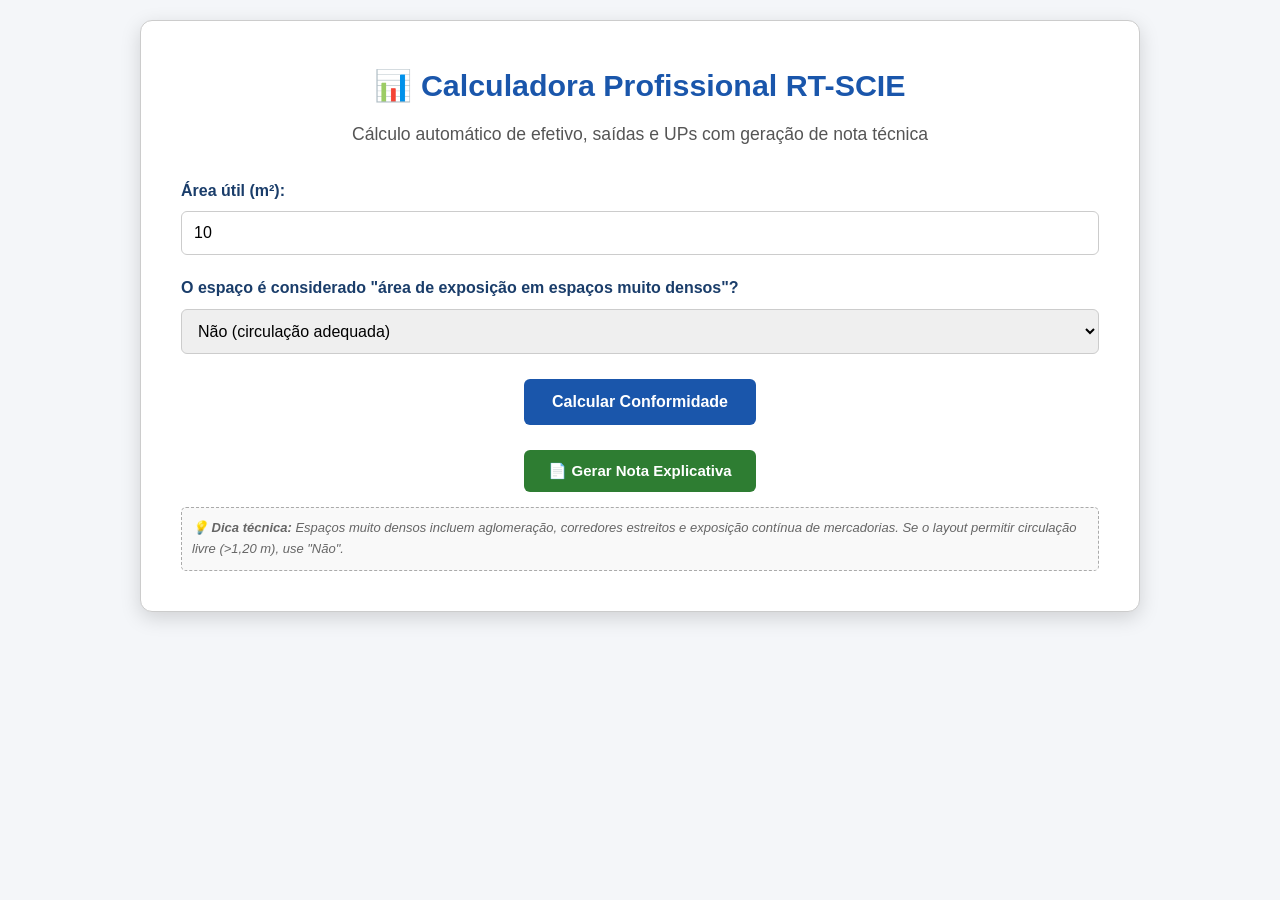
<file: calculadora-rtscie.html>
<!DOCTYPE html>
<html lang="pt">
<head>
  <meta charset="UTF-8" />
  <meta name="viewport" content="width=device-width, initial-scale=1.0"/>
  <title>🔍 Calculadora Profissional RT-SCIE | Nota Técnica Automática</title>
  <style>
    :root {
      --primary: #1a56ab;
      --light: #e3f2fd;
      --dark: #1a3d6a;
      --text: #333;
      --border: #ccc;
      --error: #d32f2f;
      --success: #388e3c;
      --bg: #f4f6f9;
    }

    * {
      margin: 0;
      padding: 0;
      box-sizing: border-box;
    }

    body {
      font-family: 'Segoe UI', Tahoma, Geneva, Verdana, sans-serif;
      background-color: var(--bg);
      color: var(--text);
      line-height: 1.6;
      padding: 20px;
    }

    .container {
      max-width: 1000px;
      margin: auto;
      background-color: #fff;
      padding: 40px;
      border-radius: 12px;
      box-shadow: 0 6px 20px rgba(0,0,0,0.15);
      border: 1px solid var(--border);
    }

    h1 {
      text-align: center;
      color: var(--primary);
      margin-bottom: 10px;
      font-size: 1.9rem;
    }

    .subtitle {
      text-align: center;
      color: #555;
      margin-bottom: 30px;
      font-size: 1.1rem;
    }

    .form-group {
      margin-bottom: 20px;
    }

    label {
      display: block;
      margin-bottom: 8px;
      font-weight: 600;
      color: var(--dark);
    }

    input[type="number"], select {
      width: 100%;
      padding: 12px;
      border: 1px solid var(--border);
      border-radius: 6px;
      font-size: 16px;
      transition: border-color 0.3s;
    }

    input:focus, select:focus {
      outline: none;
      border-color: var(--primary);
      box-shadow: 0 0 0 2px rgba(26, 86, 171, 0.2);
    }

    .btn {
      background-color: var(--primary);
      color: white;
      padding: 14px 28px;
      border: none;
      border-radius: 6px;
      font-size: 16px;
      font-weight: 600;
      cursor: pointer;
      display: block;
      margin: 25px auto;
      transition: background-color 0.3s ease;
    }

    .btn:hover {
      background-color: var(--dark);
    }

    .result {
      margin-top: 25px;
      padding: 20px;
      background-color: var(--light);
      border-radius: 8px;
      border-left: 4px solid var(--primary);
      border: 1px solid var(--border);
      display: none;
    }

    .result h3 {
      margin-bottom: 10px;
      color: var(--primary);
      font-size: 1.2rem;
    }

    .result p {
      margin: 8px 0;
      font-size: 15px;
    }

    .highlight {
      font-weight: bold;
      color: var(--primary);
    }

    .note {
      font-size: 13px;
      color: #666;
      margin-top: 15px;
      font-style: italic;
      background-color: #f9f9f9;
      padding: 10px;
      border-radius: 5px;
      border: 1px dashed #aaa;
    }

    .alert {
      background-color: #ffebee;
      color: var(--error);
      padding: 12px;
      border-radius: 6px;
      margin-top: 10px;
      border: 1px solid var(--error);
      font-size: 14px;
    }

    .info {
      background-color: #e8f5e8;
      color: var(--success);
      padding: 12px;
      border-radius: 6px;
      margin-top: 10px;
      border: 1px solid var(--success);
      font-size: 14px;
    }

    .legal-ref {
      font-size: 12px;
      color: #888;
      margin-top: 10px;
      font-style: italic;
    }

    #notaExplicativa {
      margin-top: 30px;
      padding: 20px;
      background-color: #f0f4f8;
      border-radius: 8px;
      border: 1px solid #ccc;
      display: none;
      font-size: 15px;
      line-height: 1.7;
      overflow-y: auto;
      max-height: 400px;
      border-left: 4px solid var(--primary);
    }

    #btnNota {
      background-color: #2e7d32;
      color: white;
      padding: 12px 24px;
      border: none;
      border-radius: 6px;
      font-size: 15px;
      font-weight: 600;
      cursor: pointer;
      display: block;
      margin: 15px auto;
      transition: background-color 0.3s;
    }

    #btnNota:hover {
      background-color: #1b5e20;
    }

    @media (max-width: 600px) {
      .container {
        padding: 20px;
      }
      .btn, #btnNota {
        padding: 12px 20px;
        font-size: 15px;
      }
    }
  </style>
</head>
<body>
  <div class="container">
    <h1>📊 Calculadora Profissional RT-SCIE</h1>
    <p class="subtitle">Cálculo automático de efetivo, saídas e UPs com geração de nota técnica</p>

    <div class="form-group">
      <label for="area">Área útil (m²):</label>
      <input type="number" id="area" min="1" step="0.1" value="10" placeholder="Ex: 10,0" />
    </div>

    <div class="form-group">
      <label for="densidade">O espaço é considerado "área de exposição em espaços muito densos"?</label>
      <select id="densidade">
        <option value="nao">Não (circulação adequada)</option>
        <option value="sim">Sim </option>
      </select>
    </div>

    <button class="btn" onclick="calcular()">Calcular Conformidade</button>

    <div id="resultado" class="result">
      <h3>📌 Resultados conforme o RT-SCIE (DL 159/2017)</h3>

      <p><strong>🔹 Efetivo:</strong> <span id="efetivo"></span> pessoas</p>
      <p><strong>🔹 Número de saídas necessárias:</strong> <span id="saidas"></span></p>
      <p><strong>🔹 Largura total em UPs:</strong> <span id="totalUp"></span> UPs</p>
      <p><strong>🔹 Distribuição sugerida:</strong> <span id="distribuicao"></span></p>

      <div id="verificacao" class="info" style="display: none;"></div>
      <div id="alerta" class="alert" style="display: none;"></div>

      <p class="legal-ref">
        Fontes: Artigo 51.º (Quadro XXVII), Artigo 54.º (Quadro XXIX), Artigo 56.º (Quadro XXXI) – RT-SCIE (DL 159/2017)
      </p>
    </div>

    <button id="btnNota" onclick="gerarNota()">📄 Gerar Nota Explicativa</button>

    <div id="notaExplicativa">
      <!-- Inserido via JS -->
    </div>

    <div class="note">
      <strong>💡 Dica técnica:</strong> Espaços muito densos incluem aglomeração, corredores estreitos e exposição contínua de mercadorias. Se o layout permitir circulação livre (>1,20 m), use "Não".
    </div>
  </div>

  <script>
    function calcular() {
      const areaInput = document.getElementById("area");
      const densidade = document.getElementById("densidade").value;

      let area = parseFloat(areaInput.value.trim());
      if (!area || area <= 0) {
        alert("Por favor, insira uma área útil válida maior que zero.");
        return;
      }

      let indiceOcupacao;
      let descricaoIndice = "";
      let tipoArea = "";

      if (densidade === "sim") {
        indiceOcupacao = 0.60;
        descricaoIndice = "0,60 pessoas/m² (área de exposição em espaços muito densos)";
        tipoArea = "loja comercial com aglomeração intensa";
      } else {
        indiceOcupacao = 1 / 6;
        descricaoIndice = "1 pessoa por 6 m² (circulação adequada)";
        tipoArea = "loja comercial com baixa densidade";
      }

      const efetivo = Math.ceil(area * indiceOcupacao);

      let numSaidas;
      let descSaidas = "";
      if (efetivo <= 100) {
        numSaidas = 1;
        descSaidas = "Até 100 pessoas → 1 saída";
      } else if (efetivo <= 500) {
        numSaidas = 2;
        descSaidas = "101 a 500 pessoas → 2 saídas";
      } else {
        numSaidas = 3;
        descSaidas = "501 a 1000 pessoas → 3 saídas";
      }

      const upTotal = Math.ceil(efetivo / 100) + 1;
      const minPorSaida = 1.8;
      const totalMin = minPorSaida * numSaidas;

      let distribuicao = "";
      let verificacao = "";
      let alerta = "";

      if (numSaidas === 1) {
        const largura = Math.max(upTotal, minPorSaida);
        distribuicao = `${largura.toFixed(1)} UPs`;
        verificacao = `→ Saída única com ${largura.toFixed(1)} UPs (≥ 1,8 UPs)`;
      } else if (numSaidas === 2) {
        if (upTotal >= totalMin) {
          const resto = upTotal - 2 * minPorSaida;
          const a = minPorSaida + resto / 2;
          const b = minPorSaida + resto / 2;
          distribuicao = `1ª: ${a.toFixed(1)} UP; 2ª: ${b.toFixed(1)} UP`;
          verificacao = `→ Ambas as saídas ≥ 1,8 UPs (total: ${upTotal} UPs)`;
        } else {
          distribuicao = `Ambas com 1,8 UPs (total mínimo: ${totalMin.toFixed(1)} UPs)`;
          alerta = `⚠️ A largura total exigida (${upTotal} UPs) é inferior ao mínimo legal total (${totalMin.toFixed(1)} UPs). Ajuste para garantir 1,8 UPs por saída.`;
        }
      } else if (numSaidas === 3) {
        if (upTotal >= totalMin) {
          const base = Math.floor(upTotal / 3);
          const resto = upTotal % 3;
          const a = base + (resto > 0 ? 1 : 0);
          const b = base + (resto > 1 ? 1 : 0);
          const c = base;
          distribuicao = `1ª: ${a} UP; 2ª: ${b} UP; 3ª: ${c} UP`;
          verificacao = `→ Todas as saídas ≥ 1,8 UPs (total: ${upTotal} UPs)`;
        } else {
          distribuicao = `Todas com 1,8 UPs (total mínimo: ${totalMin.toFixed(1)} UPs)`;
          alerta = `⚠️ A largura total exigida (${upTotal} UPs) é inferior ao mínimo legal total (${totalMin.toFixed(1)} UPs). Requer ajuste.`;
        }
      }

      document.getElementById("efetivo").textContent = efetivo;
      document.getElementById("saidas").textContent = numSaidas;
      document.getElementById("totalUp").textContent = upTotal;
      document.getElementById("distribuicao").textContent = distribuicao;

      const divVerif = document.getElementById("verificacao");
      const divAlerta = document.getElementById("alerta");
      divVerif.style.display = "block";
      divVerif.textContent = verificacao;
      divAlerta.style.display = "none";

      if (alerta) {
        divAlerta.style.display = "block";
        divAlerta.textContent = alerta;
      }

      document.getElementById("resultado").style.display = "block";
    }

    function gerarNota() {
      const area = parseFloat(document.getElementById("area").value);
      const densidade = document.getElementById("densidade").value;
      const efetivo = parseInt(document.getElementById("efetivo").textContent);
      const numSaidas = parseInt(document.getElementById("saidas").textContent);
      const upTotal = parseInt(document.getElementById("totalUp").textContent);
      const distribuicao = document.getElementById("distribuicao").textContent;

      let tipoArea = densidade === "sim" 
        ? "área de exposição de mercadorias em espaços muito densos" 
        : "loja comercial com baixa densidade (corredores amplos, circulação livre)";

      let nota = `
<h3>📝 Nota Explicativa Técnica – RT-SCIE (DL 159/2017)</h3>

<p><strong>Contexto:</strong> Estabelecimento comercial com área útil de <strong>${area} m²</strong>, caracterizado como ${tipoArea}.</p>

<h4>✅ a) Efetivo (número máximo de pessoas permitidas)</h4>
<p>De acordo com o <strong>Artigo 51.º, Quadro XXVII</strong> do RT-SCIE:</p>
<ul>
  <li>Para áreas com circulação adequada: <strong>1 pessoa por 6 m²</strong></li>
  <li>Para áreas muito densas: <strong>0,60 pessoas/m²</strong></li>
</ul>
<p>Como o espaço é <strong>${densidade === "sim" ? "muito denso" : "não denso"}</strong>, aplica-se:</p>
<blockquote>
  Efetivo = ${area} × ${(densidade === "sim" ? "0,60" : "1/6")} = ${efetivo} pessoas
</blockquote>
<p>Arredondamento para cima (norma de segurança): <strong>⌈${area * (densidade === "sim" ? 0.6 : 1/6)}⌉ = ${efetivo}</strong>.</p>

<h4>✅ b) Número de saídas necessárias</h4>
<p>Segundo o <strong>Artigo 54.º, Quadro XXIX</strong>:</p>
<table border="1" cellpadding="6" cellspacing="0" style="margin: 10px 0;">
  <tr><th>Efetivo</th><th>Número de saídas</th></tr>
  <tr><td>Até 100 p</td><td>1</td></tr>
  <tr><td>101 a 500 p</td><td>2</td></tr>
  <tr><td>501 a 1000 p</td><td>3</td></tr>
</table>
<p>O efetivo é <strong>${efetivo} pessoas</strong>, logo:</p>
<blockquote>→ <strong>${numSaidas} saída(s)</strong></blockquote>

<h4>✅ c) Largura total em Unidades de Passagem (UP)</h4>
<p>Conforme o <strong>Artigo 56.º, Quadro XXXI</strong>:</p>
<blockquote>
  Para efetivo ≤ 100 p → ⌈efetivo / 100⌉ + 1 = ⌈${efetivo}/100⌉ + 1 = ${upTotal} UPs
</blockquote>
<p>Além disso, cada saída deve ter largura mínima de <strong>0,90 m (1,8 UPs)</strong> (Artigo 13.º, n.º 2).</p>
<p>Distribuição sugerida: <strong>${distribuicao}</strong></p>

<h4>📌 Conclusão</h4>
<p>Assegurar um número de saídas e larguras de passagem compatíveis com o efetivo e densidade é essencial para a evacuação segura em caso de emergência. Este cálculo garante conformidade com o RT-SCIE vigente.</p>

<h4>📎 Referências Legais</h4>
<ul>
  <li>Artigo 51.º, Quadro XXVII – Índices de ocupação</li>
  <li>Artigo 54.º, Quadro XXIX – Número de saídas</li>
  <li>Artigo 56.º, Quadro XXXI – Largura em UPs</li>
  <li>Artigo 13.º, n.º 2 – Largura mínima de saídas (0,90 m)</li>
</ul>
`;

      document.getElementById("notaExplicativa").innerHTML = nota;
      document.getElementById("notaExplicativa").style.display = "block";
    }
  </script>
</body>
</html>
</file>
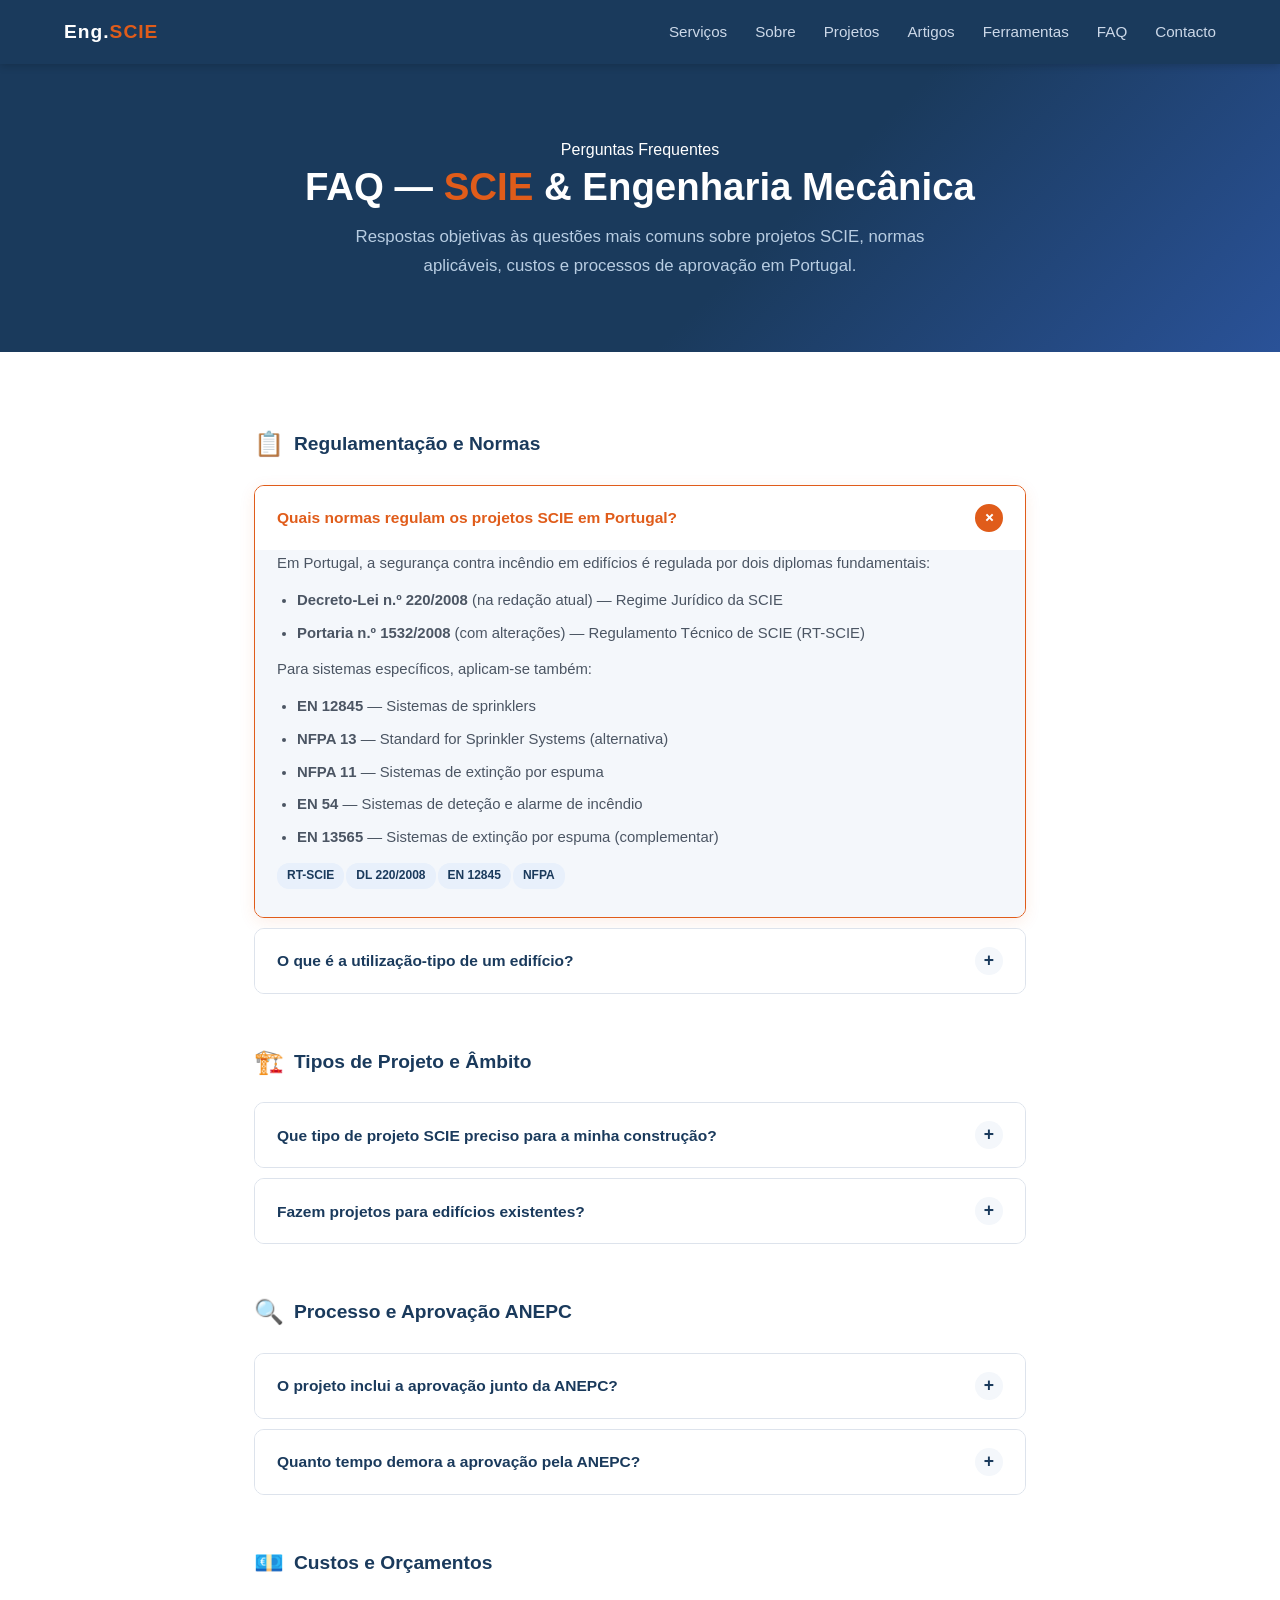
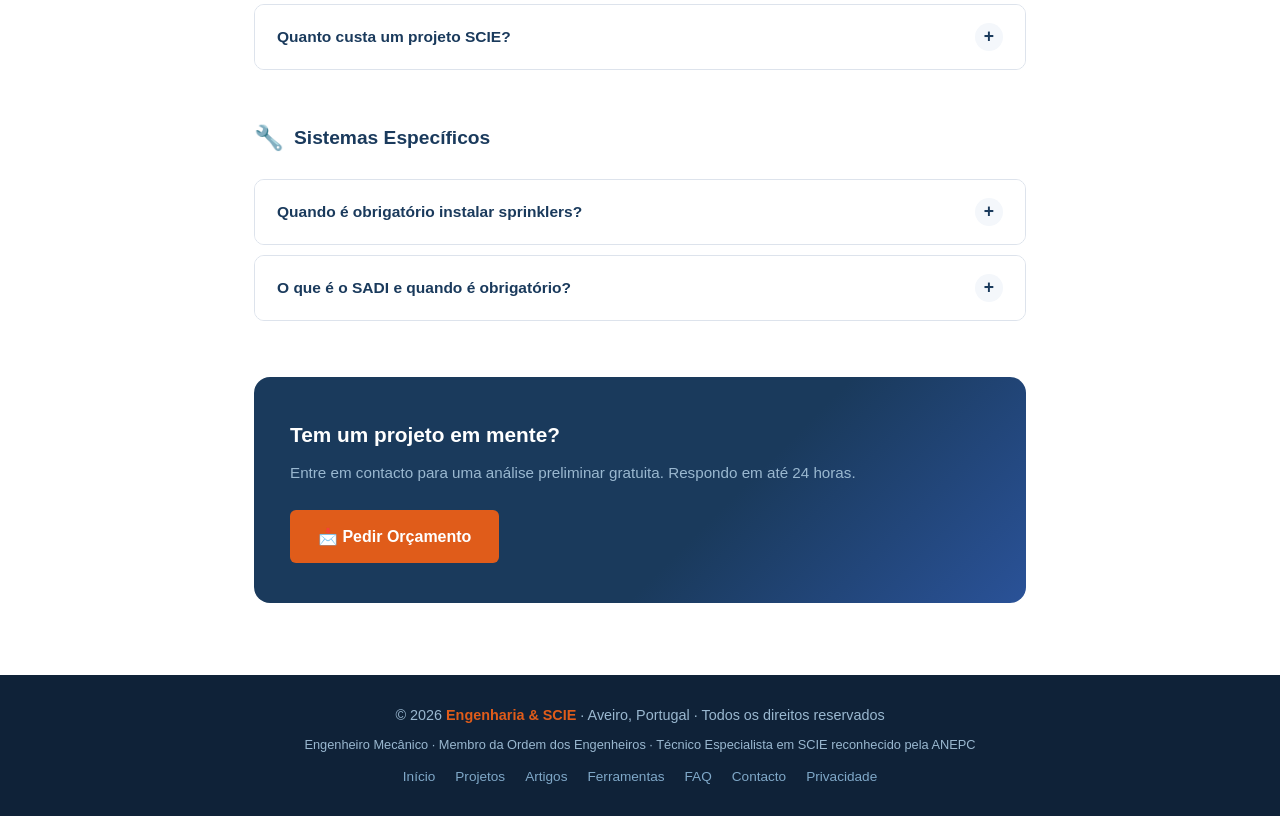
<file: faq.html>
<!DOCTYPE html>
<html lang="pt-PT">
<head>
  <meta charset="UTF-8" />
  <meta name="viewport" content="width=device-width, initial-scale=1.0"/>
  <meta name="theme-color" content="#1a3a5c" />

  <link rel="canonical" href="https://fiopsptbr4780.github.io/Eng.SCIE/faq.html" />
  <link rel="icon" type="image/svg+xml" href="favicon.svg" />
  <link rel="alternate icon" type="image/png" href="favicon-32.png" />
  <link rel="apple-touch-icon" href="apple-touch-icon.png" />

  <title>FAQ — Perguntas Frequentes | Engenharia & SCIE</title>
  <meta name="description" content="Respostas às questões mais comuns sobre projetos SCIE, sistemas de sprinklers, espuma, deteção de incêndio e engenharia mecânica em Portugal.">
  <meta name="robots" content="index, follow">

  <meta property="og:type" content="website" />
  <meta property="og:title" content="FAQ — Perguntas Frequentes | Engenharia & SCIE" />
  <meta property="og:description" content="Respostas objetivas sobre projetos SCIE, normas, sprinklers, SADI, espuma, piping industrial em Portugal." />
  <meta property="og:url" content="https://fiopsptbr4780.github.io/Eng.SCIE/faq.html" />
  <meta property="og:image" content="https://fiopsptbr4780.github.io/Eng.SCIE/og-image.png" />
  <meta property="og:locale" content="pt_PT" />

  <meta name="twitter:card" content="summary_large_image" />
  <meta name="twitter:title" content="FAQ — Perguntas Frequentes | Engenharia & SCIE" />
  <meta name="twitter:description" content="Respostas objetivas sobre projetos SCIE, normas, sprinklers, SADI, espuma, piping industrial." />

  <script type="application/ld+json">
  {
    "@context": "https://schema.org",
    "@type": "FAQPage",
    "mainEntity": [
      {
        "@type": "Question",
        "name": "O que é um projeto de especialidade SCIE?",
        "acceptedAnswer": {
          "@type": "Answer",
          "text": "Um projeto de especialidade SCIE é um documento técnico que demonstra a conformidade de um edifício com o RT-SCIE (Portaria n.º 1532/2008) e o Regime Jurídico da SCIE (DL n.º 220/2008)."
        }
      },
      {
        "@type": "Question",
        "name": "Quais normas regulam os projetos SCIE em Portugal?",
        "acceptedAnswer": {
          "@type": "Answer",
          "text": "O Regime Jurídico (DL 220/2008) e o RT-SCIE (Portaria 1532/2008). Para sistemas específicos aplicam-se EN 12845, EN 54, NFPA 11 e outras normas harmonizadas."
        }
      }
    ]
  }
  </script>
  
  <link rel="stylesheet" href="styles.css" />
  <style>
    .faq-section {padding:72px 5%;max-width:900px;margin:0 auto}
    .faq-group {margin-bottom:48px}
    .faq-group-title {display:flex;align-items:center;gap:10px;margin-bottom:20px}
    .faq-group-title .group-icon {font-size:1.5rem}
    .faq-group-title h2 {font-size:1.2rem;color:var(--primary);font-weight:700}
    .faq-item {border:1px solid var(--border);border-radius:10px;margin-bottom:10px;overflow:hidden;transition:box-shadow 0.2s}
    .faq-item:hover {box-shadow:0 4px 16px rgba(26,58,92,0.08)}
    .faq-item.open {border-color:var(--accent);box-shadow:0 4px 16px rgba(224,92,26,0.10)}
    .faq-question {display:flex;justify-content:space-between;align-items:center;padding:18px 22px;cursor:pointer;background:var(--white);gap:16px}
    .faq-question h3 {font-size:0.97rem;color:var(--primary);font-weight:600;line-height:1.4}
    .faq-item.open .faq-question h3 {color:var(--accent)}
    .faq-toggle {width:28px;height:28px;border-radius:50%;background:var(--light);display:flex;align-items:center;justify-content:center;flex-shrink:0;font-size:1.1rem;color:var(--primary);font-weight:700;transition:all 0.25s}
    .faq-item.open .faq-toggle {background:var(--accent);color:var(--white);transform:rotate(45deg)}
    .faq-answer {max-height:0;overflow:hidden;transition:max-height 0.35s ease,padding 0.2s;background:var(--light)}
    .faq-answer-inner {padding:0 22px 20px;font-size:0.93rem;color:var(--muted);line-height:1.8}
    .faq-answer-inner a {color:var(--accent);font-weight:600;text-decoration:none}
    .faq-answer-inner a:hover {text-decoration:underline}
    .faq-answer-inner ul {margin:10px 0 10px 20px}
    .faq-answer-inner ul li {margin-bottom:6px}
    .faq-answer-inner .tag {display:inline-block;background:#e8f0fb;color:var(--primary);font-size:0.75rem;font-weight:700;padding:2px 10px;border-radius:12px;margin:2px 2px 8px 0}
    .faq-item.open .faq-answer {max-height:600px}
    .cta-banner {background:linear-gradient(135deg,var(--primary) 60%,#2a5298 100%);color:var(--white);border-radius:16px;padding:40px 36px;margin-top:56px;display:flex;align-items:center;justify-content:space-between;gap:24px;flex-wrap:wrap}
    .cta-banner h3 {font-size:1.3rem;margin-bottom:8px}
    .cta-banner p {font-size:0.95rem;color:#9ab8d0}
    footer .footer-links {margin-top:10px;display:flex;justify-content:center;gap:20px;flex-wrap:wrap}
    footer .footer-links a {color:#7fa8c8;text-decoration:none;font-size:0.85rem;transition:color 0.2s}
    footer .footer-links a:hover {color:var(--accent)}
    @media(max-width:640px){.page-header h1{font-size:1.6rem}.cta-banner{text-align:center;justify-content:center}}
  </style>
</head>
<body>

<a href="#main-content" class="skip-link">Saltar para o conteúdo principal</a>

<nav>
  <a href="index.html" class="nav-logo">Eng.<span>SCIE</span></a>
  <button class="nav-toggle" aria-label="Abrir menu" id="navToggle">☰</button>
  <ul id="navMenu">
    <li><a href="index.html#servicos">Serviços</a></li>
    <li><a href="index.html#sobre">Sobre</a></li>
    <li><a href="projetos.html">Projetos</a></li>
    <li><a href="blog.html">Artigos</a></li>
    <li><a href="ferramentas.html">Ferramentas</a></li>
    <li><a href="faq.html" class="active">FAQ</a></li>
    <li><a href="index.html#contacto">Contacto</a></li>
  </ul>
</nav>

<main id="main-content" tabindex="-1">
<div class="page-header">
  <div class="badge">Perguntas Frequentes</div>
  <h1>FAQ — <span>SCIE</span> & Engenharia Mecânica</h1>
  <p>Respostas objetivas às questões mais comuns sobre projetos SCIE, normas aplicáveis, custos e processos de aprovação em Portugal.</p>
</div>

<div class="faq-section">

  <div class="faq-group">
    <div class="faq-group-title">
      <span class="group-icon">📋</span>
      <h2>Regulamentação e Normas</h2>
    </div>

    <div class="faq-item">
      <div class="faq-question" onclick="toggleFaq(this)">
        <!-- CORRIGIDO: Legislação correta -->
        <h3>Quais normas regulam os projetos SCIE em Portugal?</h3>
        <div class="faq-toggle">+</div>
      </div>
      <div class="faq-answer">
        <div class="faq-answer-inner">
          <p>Em Portugal, a segurança contra incêndio em edifícios é regulada por dois diplomas fundamentais:</p>
          <ul>
            <li><strong>Decreto-Lei n.º 220/2008</strong> (na redação atual) — Regime Jurídico da SCIE</li>
            <li><strong>Portaria n.º 1532/2008</strong> (com alterações) — Regulamento Técnico de SCIE (RT-SCIE)</li>
          </ul>
          <p style="margin-top:10px;">Para sistemas específicos, aplicam-se também:</p>
          <ul>
            <li><strong>EN 12845</strong> — Sistemas de sprinklers</li>
            <li><strong>NFPA 13</strong> — Standard for Sprinkler Systems (alternativa)</li>
            <li><strong>NFPA 11</strong> — Sistemas de extinção por espuma</li>
            <li><strong>EN 54</strong> — Sistemas de deteção e alarme de incêndio</li>
            <li><strong>EN 13565</strong> — Sistemas de extinção por espuma (complementar)</li>
          </ul>
          <span class="tag">RT-SCIE</span><span class="tag">DL 220/2008</span><span class="tag">EN 12845</span><span class="tag">NFPA</span>
        </div>
      </div>
    </div>

    <div class="faq-item">
      <div class="faq-question" onclick="toggleFaq(this)">
        <h3>O que é a utilização-tipo de um edifício?</h3>
        <div class="faq-toggle">+</div>
      </div>
      <div class="faq-answer">
        <div class="faq-answer-inner">
          <p>O RT-SCIE classifica os edifícios em <strong>12 utilizações-tipo</strong> (UT I a UT XII): habitacionais (UT I), estacionamentos (UT II), administrativos (UT III), escolares (UT IV), hospitalares (UT V), espetáculos (UT VI), hoteleiros (UT VII), comerciais (UT VIII), desportivos (UT IX), museus (UT X), bibliotecas (UT XI) e industriais/armazenagem (UT XII).</p>
          <p style="margin-top:10px;">Cada utilização-tipo tem requisitos distintos. A categoria de risco (1.ª a 4.ª) é determinada por fatores como altura, área e efetivo.</p>
          <span class="tag">Utilização-tipo</span><span class="tag">Categoria de risco</span><span class="tag">RT-SCIE</span>
        </div>
      </div>
    </div>
  </div>

  <div class="faq-group">
    <div class="faq-group-title">
      <span class="group-icon">🏗️</span>
      <h2>Tipos de Projeto e Âmbito</h2>
    </div>

    <div class="faq-item">
      <div class="faq-question" onclick="toggleFaq(this)">
        <h3>Que tipo de projeto SCIE preciso para a minha construção?</h3>
        <div class="faq-toggle">+</div>
      </div>
      <div class="faq-answer">
        <div class="faq-answer-inner">
          <p>Depende da categoria de risco e da utilização-tipo:</p>
          <ul>
            <li><strong>1.ª categoria:</strong> Medidas de autoproteção simplificadas; projeto pode estar dispensado.</li>
            <li><strong>2.ª categoria:</strong> Projeto SCIE com memória descritiva, plantas de segurança e medidas de autoproteção.</li>
            <li><strong>3.ª e 4.ª categorias:</strong> Projeto completo com dimensionamento de todos os sistemas ativos e passivos.</li>
          </ul>
          <p style="margin-top:10px;"><a href="index.html#contacto">Contacte-me</a> para uma análise sem compromisso.</p>
          <span class="tag">Categoria de risco</span><span class="tag">Projeto completo</span><span class="tag">SADI</span><span class="tag">Sprinklers</span>
        </div>
      </div>
    </div>

    <div class="faq-item">
      <div class="faq-question" onclick="toggleFaq(this)">
        <h3>Fazem projetos para edifícios existentes?</h3>
        <div class="faq-toggle">+</div>
      </div>
      <div class="faq-answer">
        <div class="faq-answer-inner">
          <p>Sim. Realizo avaliação prévia, identifico condicionantes construtivas e proponho soluções viáveis. Em reabilitações, o RT-SCIE permite <strong>medidas de compensação</strong> quando não é possível cumprir integralmente os requisitos regulamentares.</p>
          <a href="index.html#contacto">→ Solicitar análise preliminar gratuita</a>
          <br/><br/>
          <span class="tag">Reabilitação</span><span class="tag">Legalização</span><span class="tag">Medidas compensatórias</span>
        </div>
      </div>
    </div>
  </div>

  <div class="faq-group">
    <div class="faq-group-title">
      <span class="group-icon">🔍</span>
      <h2>Processo e Aprovação ANEPC</h2>
    </div>

    <div class="faq-item">
      <div class="faq-question" onclick="toggleFaq(this)">
        <h3>O projeto inclui a aprovação junto da ANEPC?</h3>
        <div class="faq-toggle">+</div>
      </div>
      <div class="faq-answer">
        <div class="faq-answer-inner">
          <p>Sim. Inclui toda a documentação técnica para submissão à ANEPC: memória descritiva, peças desenhadas, mapa de quantidades e fichas de segurança. Acompanho o processo até ao parecer favorável.</p>
          <span class="tag">ANEPC</span><span class="tag">Licenciamento</span><span class="tag">Vistoria</span>
        </div>
      </div>
    </div>

    <div class="faq-item">
      <div class="faq-question" onclick="toggleFaq(this)">
        <h3>Quanto tempo demora a aprovação pela ANEPC?</h3>
        <div class="faq-toggle">+</div>
      </div>
      <div class="faq-answer">
        <div class="faq-answer-inner">
          <p>Os prazos legais variam: <strong>30 dias úteis</strong> (2.ª categoria), <strong>45 dias úteis</strong> (3.ª) e <strong>60 dias úteis</strong> (4.ª). Na prática, dependem da completude da documentação. Um projeto bem elaborado tende a ser aprovado mais rapidamente.</p>
          <span class="tag">ANEPC</span><span class="tag">Prazos</span><span class="tag">Licenciamento</span>
        </div>
      </div>
    </div>
  </div>

  <div class="faq-group">
    <div class="faq-group-title">
      <span class="group-icon">💶</span>
      <h2>Custos e Orçamentos</h2>
    </div>

    <div class="faq-item">
      <div class="faq-question" onclick="toggleFaq(this)">
        <h3>Quanto custa um projeto SCIE?</h3>
        <div class="faq-toggle">+</div>
      </div>
      <div class="faq-answer">
        <div class="faq-answer-inner">
          <p>Depende da área, utilização-tipo, categoria de risco e complexidade dos sistemas. Para obter um orçamento gratuito e personalizado, <a href="index.html#contacto">entre em contacto</a> com os detalhes da sua obra.</p>
          <span class="tag">Honorários</span><span class="tag">Orçamento gratuito</span>
        </div>
      </div>
    </div>
  </div>

  <div class="faq-group">
    <div class="faq-group-title">
      <span class="group-icon">🔧</span>
      <h2>Sistemas Específicos</h2>
    </div>

    <div class="faq-item">
      <div class="faq-question" onclick="toggleFaq(this)">
        <h3>Quando é obrigatório instalar sprinklers?</h3>
        <div class="faq-toggle">+</div>
      </div>
      <div class="faq-answer">
        <div class="faq-answer-inner">
          <p>Conforme RT-SCIE, são obrigatórios em:</p>
          <ul>
            <li>Estacionamentos de 3.ª e 4.ª categoria (UT II)</li>
            <li>Edifícios administrativos, hoteleiros e comerciais de 3.ª e 4.ª categoria</li>
            <li>Industriais e armazéns com carga de incêndio elevada (UT XII)</li>
            <li>Edifícios de grande altura (>28 m), conforme UT</li>
          </ul>
          <span class="tag">Sprinklers</span><span class="tag">EN 12845</span><span class="tag">NFPA 13</span>
        </div>
      </div>
    </div>

    <div class="faq-item">
      <div class="faq-question" onclick="toggleFaq(this)">
        <h3>O que é o SADI e quando é obrigatório?</h3>
        <div class="faq-toggle">+</div>
      </div>
      <div class="faq-answer">
        <div class="faq-answer-inner">
          <p>O <strong>SADI (Sistema Automático de Deteção de Incêndio)</strong> é regulado pela EN 54 e NP 4428. É obrigatório em edifícios de 2.ª categoria ou superior para a maioria das utilizações-tipo, sendo sempre exigido em hospitais, lares, escolas, hotéis e edifícios de grande altura.</p>
          <span class="tag">SADI</span><span class="tag">EN 54</span><span class="tag">NP 4428</span>
        </div>
      </div>
    </div>
  </div>

  <div class="cta-banner">
    <div>
      <h3>Tem um projeto em mente?</h3>
      <p>Entre em contacto para uma análise preliminar gratuita. Respondo em até 24 horas.</p>
    </div>
    <a href="index.html#contacto" class="btn-primary">📩 Pedir Orçamento</a>
  </div>

</div>
</main>

<footer>
  <p>&copy; 2026 <span>Engenharia &amp; SCIE</span> · Aveiro, Portugal · Todos os direitos reservados</p>
  <p style="margin-top:6px;font-size:0.8rem;">Engenheiro Mecânico · Membro da Ordem dos Engenheiros · Técnico Especialista em SCIE reconhecido pela ANEPC</p>
  <div class="footer-links">
    <a href="index.html">Início</a>
    <a href="projetos.html">Projetos</a>
    <a href="blog.html">Artigos</a>
    <a href="ferramentas.html">Ferramentas</a>
    <a href="faq.html">FAQ</a>
    <a href="index.html#contacto">Contacto</a>
    <a href="privacidade.html">Privacidade</a>
  </div>
</footer>

<script src="main.js" defer></script>

</body>
</html>
</file>
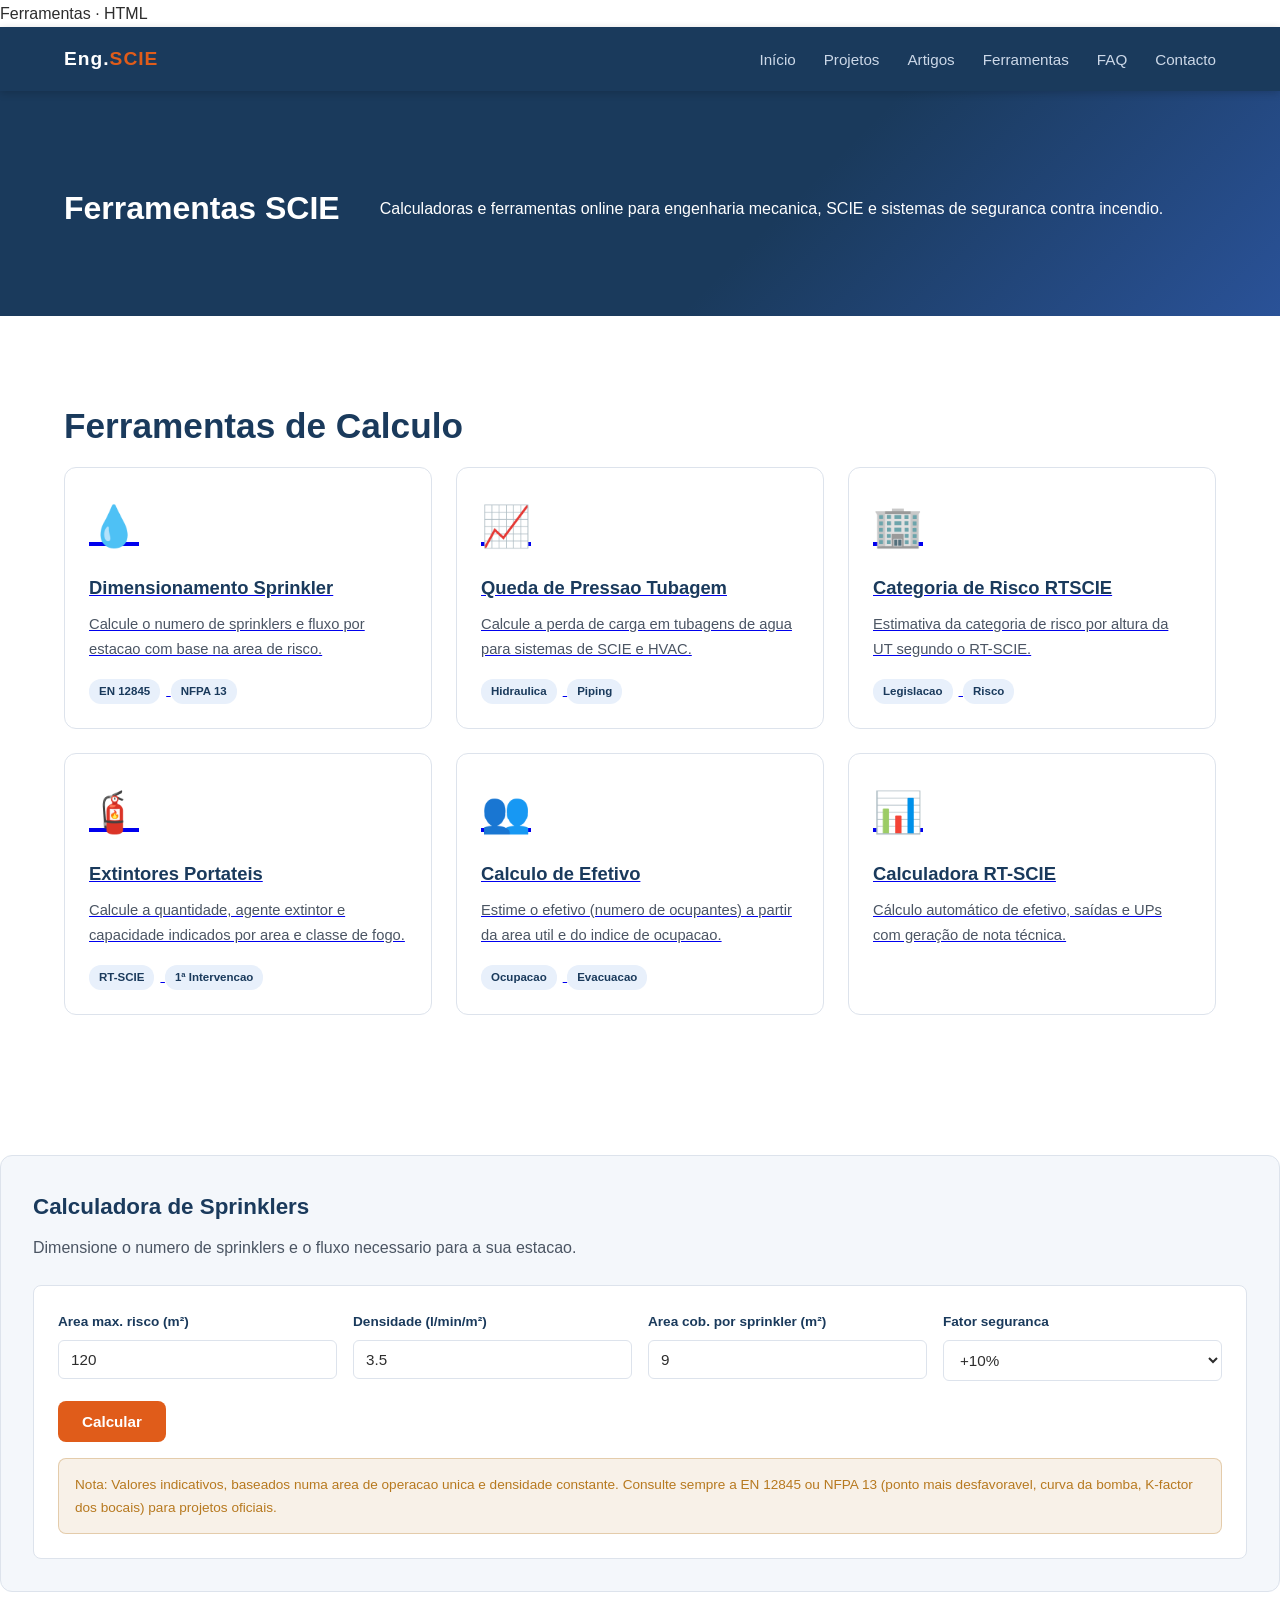
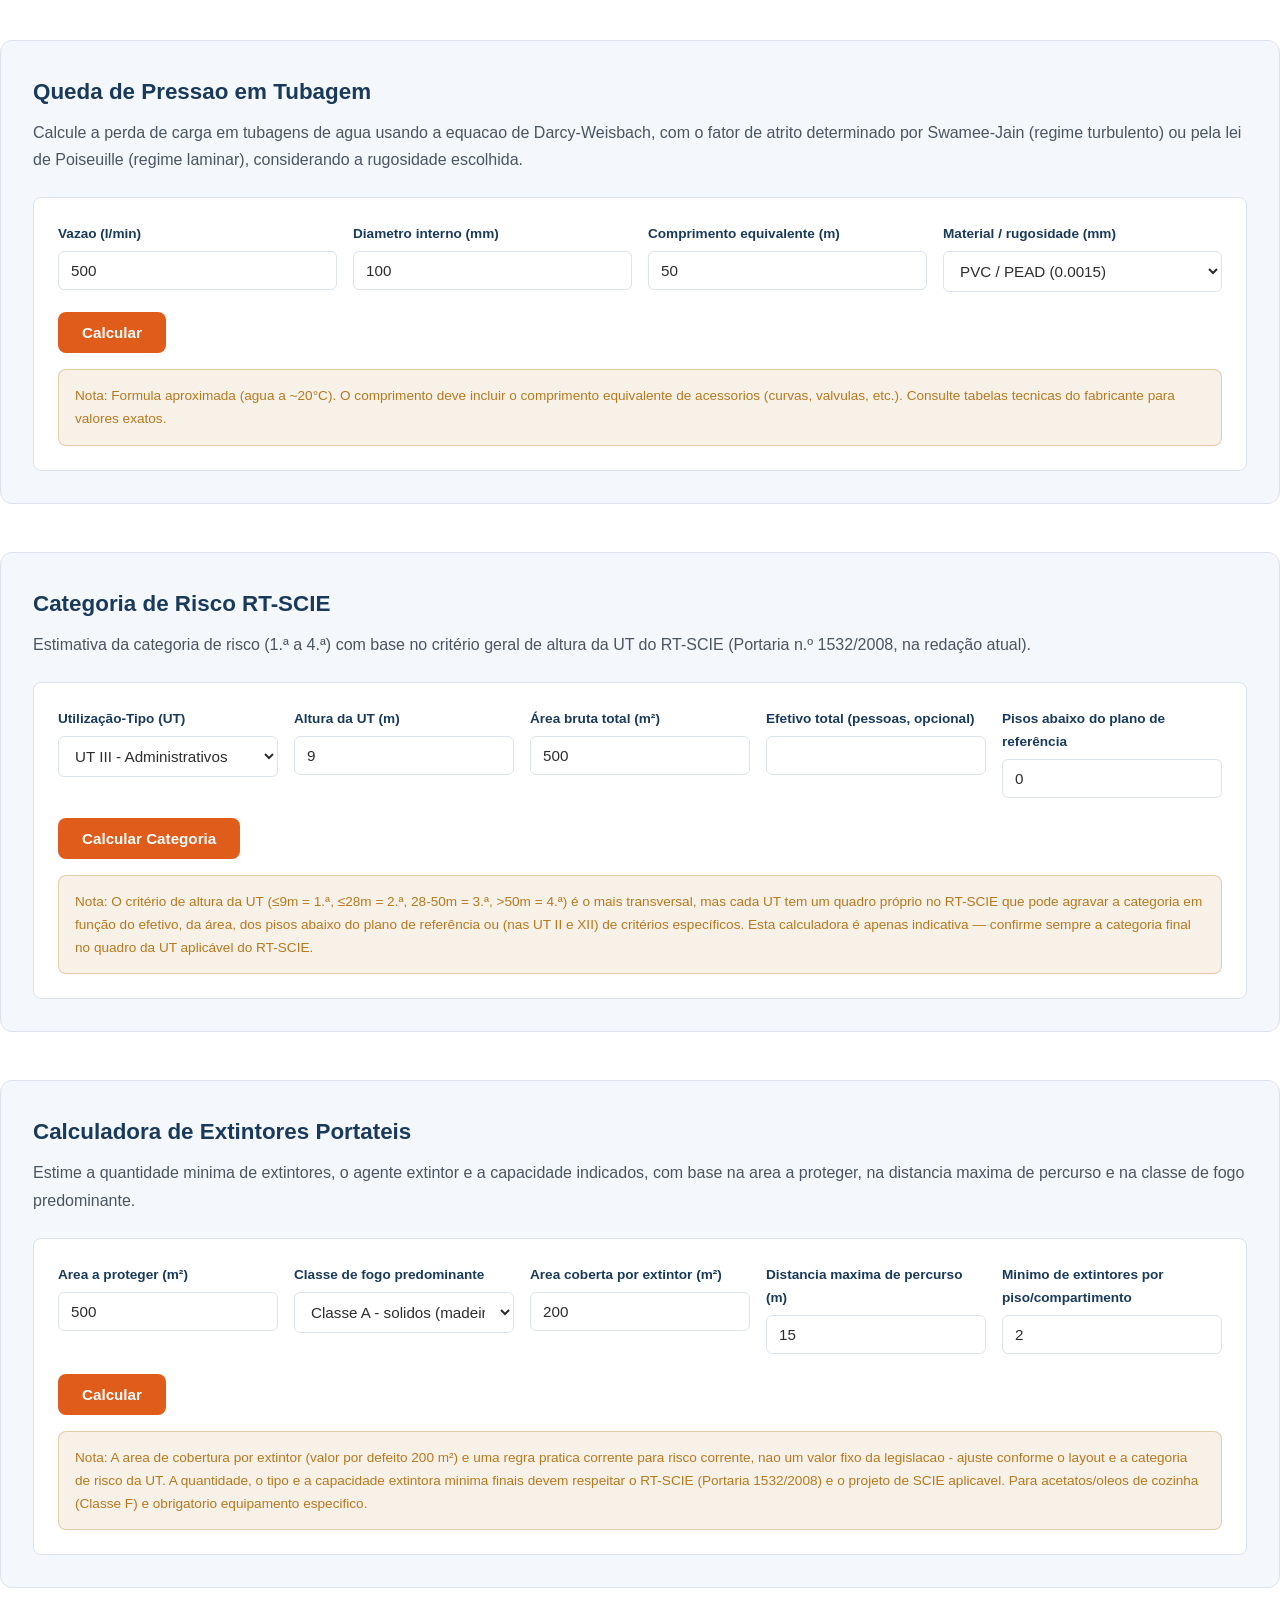
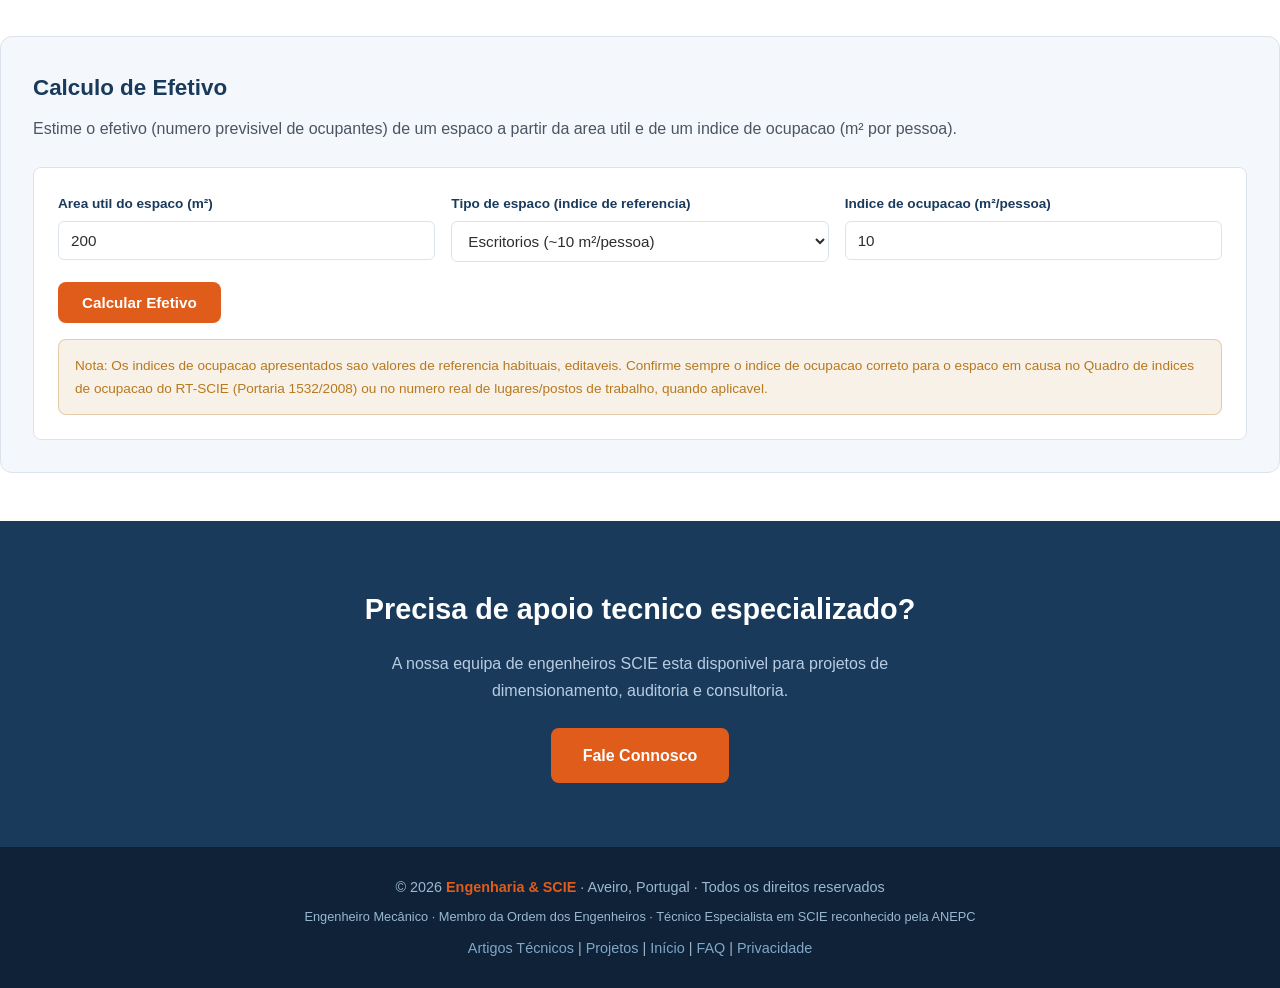
<file: ferramentas.html>
Ferramentas · HTML
<!DOCTYPE html>
<html lang="pt-PT">
<head>
    <meta charset="UTF-8">
    <meta name="viewport" content="width=device-width, initial-scale=1.0">
    <meta name="theme-color" content="#1a3a5c">

    <link rel="canonical" href="https://fiopsptbr4780.github.io/Eng.SCIE/ferramentas.html" />
    <link rel="icon" type="image/svg+xml" href="favicon.svg" />
    <link rel="alternate icon" type="image/png" href="favicon-32.png" />
    <link rel="apple-touch-icon" href="apple-touch-icon.png" />

    <title>Ferramentas SCIE e Engenharia | Calculadoras Online - Sprinklers, Piping, RTSCIE, Extintores</title>
    <meta name="description" content="Ferramentas e calculadoras online para Engenharia Mecanica e SCIE. Calculador de sprinklers, queda de pressao em tubagem, categoria de risco RTSCIE, extintores e efetivo.">
    <meta name="keywords" content="ferramentas SCIE Portugal, calculadora sprinklers EN 12845, calculadora queda pressao tubagem, calculadora categoria risco RTSCIE, calculadora extintores, calculo efetivo">
    <meta name="author" content="Engenharia e SCIE">
    <meta name="robots" content="index, follow">

    <meta property="og:type" content="website" />
    <meta property="og:title" content="Ferramentas SCIE e Engenharia · Calculadoras Online" />
    <meta property="og:description" content="Calculadoras online para Sprinklers EN 12845, queda de pressão, categoria de risco RTSCIE, extintores e efetivo." />
    <meta property="og:url" content="https://fiopsptbr4780.github.io/Eng.SCIE/ferramentas.html" />
    <meta property="og:image" content="https://fiopsptbr4780.github.io/Eng.SCIE/og-image.png" />
    <meta property="og:locale" content="pt_PT" />

    <meta name="twitter:card" content="summary_large_image" />
    <meta name="twitter:title" content="Ferramentas SCIE e Engenharia" />
    <meta name="twitter:description" content="Calculadoras online para SCIE: Sprinklers, Piping, RTSCIE, Extintores." />

    <!-- JSON-LD Schema: ItemList de calculadoras (mais correto que WebApplication único) -->
    <script type="application/ld+json">
    {
      "@context": "https://schema.org",
      "@type": "ItemList",
      "name": "Calculadoras e Ferramentas SCIE",
      "url": "https://fiopsptbr4780.github.io/Eng.SCIE/ferramentas.html",
      "description": "Lista de calculadoras online para Engenharia Mecânica e Segurança Contra Incêndio: dimensionamento de sprinklers, queda de pressão em tubagem, categoria de risco RT-SCIE, extintores e cálculo de efetivo.",
      "itemListElement": [
        {
          "@type": "ListItem",
          "position": 1,
          "name": "Dimensionamento de Sprinklers (EN 12845 / NFPA 13)",
          "url": "https://fiopsptbr4780.github.io/Eng.SCIE/ferramentas.html#calc-sprinkler"
        },
        {
          "@type": "ListItem",
          "position": 2,
          "name": "Queda de Pressão em Tubagem (Darcy-Weisbach)",
          "url": "https://fiopsptbr4780.github.io/Eng.SCIE/ferramentas.html#calc-queda"
        },
        {
          "@type": "ListItem",
          "position": 3,
          "name": "Categoria de Risco RT-SCIE",
          "url": "https://fiopsptbr4780.github.io/Eng.SCIE/ferramentas.html#calc-rtsie"
        },
        {
          "@type": "ListItem",
          "position": 4,
          "name": "Extintores Portáteis",
          "url": "https://fiopsptbr4780.github.io/Eng.SCIE/ferramentas.html#calc-extintores"
        },
        {
          "@type": "ListItem",
          "position": 5,
          "name": "Cálculo de Efetivo",
          "url": "https://fiopsptbr4780.github.io/Eng.SCIE/ferramentas.html#calc-efetivo"
        },
        {
          "@type": "ListItem",
          "position": 6,
          "name": "Calculadora RT-SCIE Avançada",
          "url": "https://fiopsptbr4780.github.io/Eng.SCIE/calculadora-rtscie.html"
        }
      ],
      "author": {
        "@type": "Organization",
        "name": "Engenharia & SCIE"
      },
      "inLanguage": "pt-PT"
    }
    </script>
 
    <link rel="stylesheet" href="styles.css" />
    <style>
        :root {--success:#1a7a3c;--warning:#b7791f;--danger:#b71f1f}
        .tools-grid {display:grid;grid-template-columns:repeat(auto-fit,minmax(300px,1fr));gap:24px;margin-bottom:60px}
        .tool-card {background:var(--white);border-radius:12px;border:1px solid var(--border);padding:24px;transition:box-shadow 0.2s,transform 0.2s;cursor:pointer;display:block}
        .tool-card:hover {box-shadow:0 12px 32px rgba(26,58,92,0.14);transform:translateY(-3px)}
        .tool-card .tool-icon {font-size:2.5rem;margin-bottom:12px}
        .tool-card h3 {font-size:1.15rem;color:var(--primary);margin-bottom:8px}
        .tool-card p {font-size:0.92rem;color:var(--muted);margin-bottom:14px}
        .tool-card .tool-tag {display:inline-block;background:#e8f0fb;color:var(--primary);padding:3px 10px;border-radius:12px;font-size:0.72rem;font-weight:700;margin-right:6px}
        .tool-detail {background:var(--light);border-radius:12px;padding:32px;border:1px solid var(--border);margin-bottom:48px}
        .tool-detail h2 {font-size:1.4rem;color:var(--primary);margin-bottom:8px}
        .tool-detail .tool-desc {color:var(--muted);margin-bottom:24px}
        .calculator {background:var(--white);border-radius:8px;padding:24px;border:1px solid var(--border)}
        .calc-input-grid {display:grid;grid-template-columns:repeat(auto-fit,minmax(200px,1fr));gap:16px;margin-bottom:20px}
        .calc-input-group label {display:block;font-size:0.85rem;font-weight:600;color:var(--primary);margin-bottom:6px}
        .calc-input-group input, .calc-input-group select {width:100%;padding:10px 12px;border:1px solid var(--border);border-radius:6px;font-size:0.95rem;outline:none;transition:border-color 0.2s;background:var(--white);color:var(--text)}
        .calc-input-group input:focus, .calc-input-group select:focus {border-color:var(--accent)}
        .calc-result {background:var(--light);border-radius:8px;padding:16px;margin-top:16px;border-left:4px solid var(--accent)}
        .calc-result h4 {font-size:0.92rem;color:var(--primary);margin-bottom:10px}
        .calc-result ul {list-style:none}
        .calc-result li {font-size:0.92rem;color:var(--muted);margin-bottom:6px}
        .calc-result li span {font-weight:700;color:var(--primary)}
        .btn-calc {background:var(--accent);color:var(--white);padding:12px 24px;border:none;border-radius:8px;font-size:0.95rem;font-weight:700;cursor:pointer;transition:background 0.2s}
        .btn-calc:hover {background:#c44e12}
        .btn-calc:disabled {background:var(--muted);cursor:not-allowed}
        .warning {background:rgba(183,121,31,0.1);border:1px solid rgba(183,121,31,0.3);border-radius:8px;padding:14px 16px;margin-top:16px;font-size:0.85rem;color:var(--warning)}
        .error-msg {background:rgba(183,31,31,0.1);border:1px solid rgba(183,31,31,0.3);border-radius:8px;padding:14px 16px;margin-top:16px;font-size:0.85rem;color:var(--danger)}
        .cta-section .btn-primary {background:var(--accent);color:var(--white);padding:14px 32px;border:none;border-radius:8px;font-size:1rem;font-weight:700;text-decoration:none;transition:background 0.2s;display:inline-block}
        .cta-section .btn-primary:hover {background:#c44e12}
        @media (max-width:640px) {nav ul {gap:14px}.hero h1 {font-size:1.8rem}.section-title {font-size:1.5rem}}
    </style>
</head>
<body>
    <a href="#main-content" class="skip-link">Saltar para o conteúdo principal</a>
    <nav>
        <a href="index.html" class="nav-logo">Eng.<span>SCIE</span></a>
        <button class="nav-toggle" aria-label="Abrir menu" aria-expanded="false" id="navToggle">☰</button>
        <ul id="navMenu">
            <li><a href="index.html">Início</a></li>
            <li><a href="projetos.html">Projetos</a></li>
            <li><a href="blog.html">Artigos</a></li>
            <li><a href="ferramentas.html" class="active">Ferramentas</a></li>
            <li><a href="faq.html">FAQ</a></li>
            <li><a href="index.html#contacto">Contacto</a></li>
        </ul>
    </nav>
    <main id="main-content" tabindex="-1">
    <header class="hero">
        <h1>Ferramentas SCIE</h1>
        <p>Calculadoras e ferramentas online para engenharia mecanica, SCIE e sistemas de seguranca contra incendio.</p>
    </header>
 
    <section class="section">
        <h2 class="section-title">Ferramentas de Calculo</h2>
        <div class="tools-grid">
            <a href="#calc-sprinkler" class="tool-card">
                <div class="tool-icon">&#128167;</div>
                <h3>Dimensionamento Sprinkler</h3>
                <p>Calcule o numero de sprinklers e fluxo por estacao com base na area de risco.</p>
                <span class="tool-tag">EN 12845</span>
                <span class="tool-tag">NFPA 13</span>
            </a>
            <a href="#calc-queda" class="tool-card">
                <div class="tool-icon">&#128200;</div>
                <h3>Queda de Pressao Tubagem</h3>
                <p>Calcule a perda de carga em tubagens de agua para sistemas de SCIE e HVAC.</p>
                <span class="tool-tag">Hidraulica</span>
                <span class="tool-tag">Piping</span>
            </a>
            <a href="#calc-rtsie" class="tool-card">
                <div class="tool-icon">&#127970;</div>
                <h3>Categoria de Risco RTSCIE</h3>
                <p>Estimativa da categoria de risco por altura da UT segundo o RT-SCIE.</p>
                <span class="tool-tag">Legislacao</span>
                <span class="tool-tag">Risco</span>
            </a>
            <a href="#calc-extintores" class="tool-card">
                <div class="tool-icon">&#129519;</div>
                <h3>Extintores Portateis</h3>
                <p>Calcule a quantidade, agente extintor e capacidade indicados por area e classe de fogo.</p>
                <span class="tool-tag">RT-SCIE</span>
                <span class="tool-tag">1ª Intervencao</span>
            </a>
            <a href="#calc-efetivo" class="tool-card">
                <div class="tool-icon">&#128101;</div>
                <h3>Calculo de Efetivo</h3>
                <p>Estime o efetivo (numero de ocupantes) a partir da area util e do indice de ocupacao.</p>
                <span class="tool-tag">Ocupacao</span>
                <span class="tool-tag">Evacuacao</span>
            </a>
            <a href="calculadora-rtscie.html" class="tool-card">
                <div class="tool-icon">📊</div>
                <h3>Calculadora RT-SCIE</h3>
                <p>Cálculo automático de efetivo, saídas e UPs com geração de nota técnica.</p>
            </a>
        </div>
    </section>
 
    <section class="tool-detail" id="calc-sprinkler">
        <h2>Calculadora de Sprinklers</h2>
        <p class="tool-desc">Dimensione o numero de sprinklers e o fluxo necessario para a sua estacao.</p>
        <div class="calculator">
            <div class="calc-input-grid">
                <div class="calc-input-group">
                    <label for="sprk-area">Area max. risco (m&sup2;)</label>
                    <input type="number" id="sprk-area" value="120" min="1">
                </div>
                <div class="calc-input-group">
                    <label for="sprk-densidade">Densidade (l/min/m&sup2;)</label>
                    <input type="number" id="sprk-densidade" value="3.5" step="0.5" min="0.1">
                </div>
                <div class="calc-input-group">
                    <label for="sprk-cobertura">Area cob. por sprinkler (m&sup2;)</label>
                    <input type="number" id="sprk-cobertura" value="9" step="1" min="4">
                </div>
                <div class="calc-input-group">
                    <label for="sprk-fator">Fator seguranca</label>
                    <select id="sprk-fator">
                        <option value="1">Nenhum</option>
                        <option value="1.1" selected>+10%</option>
                        <option value="1.2">+20%</option>
                    </select>
                </div>
            </div>
            <button class="btn-calc" onclick="calcSprinkler()">Calcular</button>
            <div class="calc-result" id="sprk-result" style="display:none;">
                <h4>Resultados</h4>
                <ul id="sprk-results-list"></ul>
            </div>
            <p class="warning">Nota: Valores indicativos, baseados numa area de operacao unica e densidade constante. Consulte sempre a EN 12845 ou NFPA 13 (ponto mais desfavoravel, curva da bomba, K-factor dos bocais) para projetos oficiais.</p>
        </div>
    </section>
 
    <section class="tool-detail" id="calc-queda">
        <h2>Queda de Pressao em Tubagem</h2>
        <p class="tool-desc">Calcule a perda de carga em tubagens de agua usando a equacao de Darcy-Weisbach, com o fator de atrito determinado por Swamee-Jain (regime turbulento) ou pela lei de Poiseuille (regime laminar), considerando a rugosidade escolhida.</p>
        <div class="calculator">
            <div class="calc-input-grid">
                <div class="calc-input-group">
                    <label for="queda-vazao">Vazao (l/min)</label>
                    <input type="number" id="queda-vazao" value="500" min="1">
                </div>
                <div class="calc-input-group">
                    <label for="queda-diametro">Diametro interno (mm)</label>
                    <input type="number" id="queda-diametro" value="100" min="10">
                </div>
                <div class="calc-input-group">
                    <label for="queda-comprimento">Comprimento equivalente (m)</label>
                    <input type="number" id="queda-comprimento" value="50" min="1">
                </div>
                <div class="calc-input-group">
                    <label for="queda-rugosidade">Material / rugosidade (mm)</label>
                    <select id="queda-rugosidade">
                        <option value="0.15">Aco galvanizado novo (0.15)</option>
                        <option value="0.045">Aco carbono (0.045)</option>
                        <option value="0.0015" selected>PVC / PEAD (0.0015)</option>
                        <option value="0.25">Ferro fundido (0.25)</option>
                    </select>
                </div>
            </div>
            <button class="btn-calc" onclick="calcQueda()">Calcular</button>
            <div class="calc-result" id="queda-result" style="display:none;">
                <h4>Resultados</h4>
                <ul id="queda-results-list"></ul>
            </div>
            <p class="warning">Nota: Formula aproximada (agua a ~20&deg;C). O comprimento deve incluir o comprimento equivalente de acessorios (curvas, valvulas, etc.). Consulte tabelas tecnicas do fabricante para valores exatos.</p>
        </div>
    </section>
 
    <section class="tool-detail" id="calc-rtsie">
        <h2>Categoria de Risco RT-SCIE</h2>
        <!-- CORRIGIDO: Referência legislativa precisa -->
        <p class="tool-desc">Estimativa da categoria de risco (1.ª a 4.ª) com base no critério geral de altura da UT do RT-SCIE (Portaria n.º 1532/2008, na redação atual).</p>
        <div class="calculator">
            <div class="calc-input-grid">
                <div class="calc-input-group">
                    <label for="rtsie-ut">Utilização-Tipo (UT)</label>
                    <select id="rtsie-ut">
                        <option value="I">UT I - Habitacionais</option>
                        <option value="II">UT II - Estacionamentos</option>
                        <option value="III" selected>UT III - Administrativos</option>
                        <option value="IV">UT IV - Escolares</option>
                        <option value="V">UT V - Hospitalares e lares de idosos</option>
                        <option value="VI">UT VI - Espetáculos e reuniões públicas</option>
                        <option value="VII">UT VII - Hoteleiros e restauração</option>
                        <option value="VIII">UT VIII - Comerciais e gares de transporte</option>
                        <option value="IX">UT IX - Desportivos e de lazer</option>
                        <option value="X">UT X - Museus e galerias de arte</option>
                        <option value="XI">UT XI - Bibliotecas e arquivos</option>
                        <option value="XII">UT XII - Industriais, oficinas e armazéns</option>
                    </select>
                </div>
                <div class="calc-input-group">
                    <label for="rtsie-altura">Altura da UT (m)</label>
                    <input type="number" id="rtsie-altura" value="9" min="0" step="0.5">
                </div>
                <div class="calc-input-group">
                    <label for="rtsie-area">Área bruta total (m²)</label>
                    <input type="number" id="rtsie-area" value="500" min="1">
                </div>
                <div class="calc-input-group">
                    <label for="rtsie-efetivo">Efetivo total (pessoas, opcional)</label>
                    <input type="number" id="rtsie-efetivo" value="" min="0">
                </div>
                <div class="calc-input-group">
                    <label for="rtsie-pisos-ab">Pisos abaixo do plano de referência</label>
                    <input type="number" id="rtsie-pisos-ab" value="0" min="0">
                </div>
            </div>
            <button class="btn-calc" onclick="calcRTSCIE()">Calcular Categoria</button>
            <div class="calc-result" id="rtsie-result" style="display:none;">
                <h4>Resultado</h4>
                <ul id="rtsie-results-list"></ul>
            </div>
            <!-- CORRIGIDO: Aviso legal mais preciso -->
            <p class="warning">Nota: O critério de altura da UT (≤9m = 1.ª, ≤28m = 2.ª, 28-50m = 3.ª, >50m = 4.ª) é o mais transversal, mas cada UT tem um quadro próprio no RT-SCIE que pode agravar a categoria em função do efetivo, da área, dos pisos abaixo do plano de referência ou (nas UT II e XII) de critérios específicos. Esta calculadora é apenas indicativa — confirme sempre a categoria final no quadro da UT aplicável do RT-SCIE.</p>
        </div>
    </section>

    
    <section class="tool-detail" id="calc-extintores">
        <h2>Calculadora de Extintores Portateis</h2>
        <p class="tool-desc">Estime a quantidade minima de extintores, o agente extintor e a capacidade indicados, com base na area a proteger, na distancia maxima de percurso e na classe de fogo predominante.</p>
        <div class="calculator">
            <div class="calc-input-grid">
                <div class="calc-input-group">
                    <label for="ext-area">Area a proteger (m&sup2;)</label>
                    <input type="number" id="ext-area" value="500" min="1">
                </div>
                <div class="calc-input-group">
                    <label for="ext-classe">Classe de fogo predominante</label>
                    <select id="ext-classe">
                        <option value="A" selected>Classe A - solidos (madeira, papel, tecidos)</option>
                        <option value="B">Classe B - liquidos inflamaveis</option>
                        <option value="C">Classe C - gases inflamaveis</option>
                        <option value="eletrico">Equipamentos eletricos sob tensao</option>
                        <option value="F">Classe F - oleos e gorduras de cozinha</option>
                    </select>
                </div>
                <div class="calc-input-group">
                    <label for="ext-cobertura">Area coberta por extintor (m&sup2;)</label>
                    <input type="number" id="ext-cobertura" value="200" min="10">
                </div>
                <div class="calc-input-group">
                    <label for="ext-distancia">Distancia maxima de percurso (m)</label>
                    <input type="number" id="ext-distancia" value="15" min="1">
                </div>
                <div class="calc-input-group">
                    <label for="ext-minimo">Minimo de extintores por piso/compartimento</label>
                    <input type="number" id="ext-minimo" value="2" min="1">
                </div>
            </div>
            <button class="btn-calc" onclick="calcExtintores()">Calcular</button>
            <div class="calc-result" id="ext-result" style="display:none;">
                <h4>Resultados</h4>
                <ul id="ext-results-list"></ul>
            </div>
            <p class="warning">Nota: A area de cobertura por extintor (valor por defeito 200 m&sup2;) e uma regra pratica corrente para risco corrente, nao um valor fixo da legislacao - ajuste conforme o layout e a categoria de risco da UT. A quantidade, o tipo e a capacidade extintora minima finais devem respeitar o RT-SCIE (Portaria 1532/2008) e o projeto de SCIE aplicavel. Para acetatos/oleos de cozinha (Classe F) e obrigatorio equipamento especifico.</p>
        </div>
    </section>
 
    <section class="tool-detail" id="calc-efetivo">
        <h2>Calculo de Efetivo</h2>
        <p class="tool-desc">Estime o efetivo (numero previsivel de ocupantes) de um espaco a partir da area util e de um indice de ocupacao (m&sup2; por pessoa).</p>
        <div class="calculator">
            <div class="calc-input-grid">
                <div class="calc-input-group">
                    <label for="efet-area">Area util do espaco (m&sup2;)</label>
                    <input type="number" id="efet-area" value="200" min="1">
                </div>
                <div class="calc-input-group">
                    <label for="efet-tipo">Tipo de espaco (indice de referencia)</label>
                    <select id="efet-tipo" onchange="preencherIndice()">
                        <option value="10">Escritorios (~10 m&sup2;/pessoa)</option>
                        <option value="5">Comercio (~5 m&sup2;/pessoa)</option>
                        <option value="2">Sala de refeicoes/restauracao (~2 m&sup2;/pessoa)</option>
                        <option value="1.5">Salas de reuniao/formacao (~1.5 m&sup2;/pessoa)</option>
                        <option value="20">Armazem/industrial (~20 m&sup2;/pessoa)</option>
                        <option value="0">Outro (indicar indice manualmente)</option>
                    </select>
                </div>
                <div class="calc-input-group">
                    <label for="efet-indice">Indice de ocupacao (m&sup2;/pessoa)</label>
                    <input type="number" id="efet-indice" value="10" min="0.1" step="0.1">
                </div>
            </div>
            <button class="btn-calc" onclick="calcEfetivo()">Calcular Efetivo</button>
            <div class="calc-result" id="efet-result" style="display:none;">
                <h4>Resultado</h4>
                <ul id="efet-results-list"></ul>
            </div>
            <p class="warning">Nota: Os indices de ocupacao apresentados sao valores de referencia habituais, editaveis. Confirme sempre o indice de ocupacao correto para o espaco em causa no Quadro de indices de ocupacao do RT-SCIE (Portaria 1532/2008) ou no numero real de lugares/postos de trabalho, quando aplicavel.</p>
        </div>
    </section>
 
    <section class="cta-section">
        <h2>Precisa de apoio tecnico especializado?</h2>
        <p>A nossa equipa de engenheiros SCIE esta disponivel para projetos de dimensionamento, auditoria e consultoria.</p>
        <a href="index.html#contacto" class="btn-primary">Fale Connosco</a>
    </section>
    </main>

    <footer>
        <p>&copy; 2026 <span>Engenharia &amp; SCIE</span> · Aveiro, Portugal · Todos os direitos reservados</p>
        <p style="margin-top:6px;font-size:0.8rem;">Engenheiro Mecânico · Membro da Ordem dos Engenheiros · Técnico Especialista em SCIE reconhecido pela ANEPC</p>
        <p style="margin-top:8px;"><a href="blog.html" style="color:#7fa8c8">Artigos Técnicos</a> | <a href="projetos.html" style="color:#7fa8c8">Projetos</a> | <a href="index.html" style="color:#7fa8c8">Início</a> | <a href="faq.html" style="color:#7fa8c8">FAQ</a> | <a href="privacidade.html" style="color:#7fa8c8">Privacidade</a></p>
    </footer>
 
    <script>
        function showResult(divId, html) {
            const div = document.getElementById(divId);
            const list = div.querySelector("ul");
            div.style.display = "block";
            list.innerHTML = html;
        }
 
        function showError(divId, msg) {
            const div = document.getElementById(divId);
            const list = div.querySelector("ul");
            div.style.display = "block";
            list.innerHTML = "<li style='color:#b71f1f'>" + msg + "</li>";
        }
 
        function calcSprinkler() {
            const area = parseFloat(document.getElementById("sprk-area").value);
            const densidade = parseFloat(document.getElementById("sprk-densidade").value);
            const cobertura = parseFloat(document.getElementById("sprk-cobertura").value);
            const fator = parseFloat(document.getElementById("sprk-fator").value);
            if (!area || !densidade || !cobertura || area <= 0 || densidade <= 0 || cobertura <= 0) {
                showError("sprk-result", "Preencha valores validos (maiores que zero) em todos os campos.");
                return;
            }
            const numSprinklers = Math.ceil(area / cobertura);
            const fluxo = area * densidade * fator;
            const fluxoPorSprinkler = fluxo / numSprinklers;
            const html = "<li><strong>Numero de sprinklers:</strong> <span>" + numSprinklers + "</span></li>" +
                         "<li><strong>Fluxo total da estacao:</strong> <span>" + fluxo.toFixed(1) + " l/min</span></li>" +
                         "<li><strong>Fluxo medio por sprinkler:</strong> <span>" + fluxoPorSprinkler.toFixed(1) + " l/min</span></li>";
            showResult("sprk-result", html);
        }
 
        function calcQueda() {
            const vazao = parseFloat(document.getElementById("queda-vazao").value);
            const diametro = parseFloat(document.getElementById("queda-diametro").value);
            const comprimento = parseFloat(document.getElementById("queda-comprimento").value);
            const rugosidade = parseFloat(document.getElementById("queda-rugosidade").value);
            if (!vazao || !diametro || !comprimento || vazao <= 0 || diametro <= 0 || comprimento <= 0) {
                showError("queda-result", "Preencha valores validos (maiores que zero) em todos os campos.");
                return;
            }
            const diametroM = diametro / 1000;
            const areaSecao = Math.PI * Math.pow(diametroM / 2, 2);
            const velocidade = (vazao / 60000) / areaSecao;
            const viscosidade = 0.001002;
            const rho = 998;
            const re = (rho * velocidade * diametroM) / viscosidade;
 
            let f, regime;
            if (re < 2300) {
                f = 64 / re;
                regime = "Laminar";
            } else {
                const relRugosidade = rugosidade / diametro;
                f = 0.25 / Math.pow(Math.log10((relRugosidade / 3.7) + (5.74 / Math.pow(re, 0.9))), 2);
                regime = (re < 4000) ? "Transicao (aprox. via formula turbulenta)" : "Turbulento";
            }
 
            const perda = f * (comprimento / diametroM) * (rho * Math.pow(velocidade, 2) / 2);
            const bar = perda / 100000;
            const mca = perda / (rho * 9.81);
 
            const html = "<li><strong>Velocidade:</strong> <span>" + velocidade.toFixed(2) + " m/s</span></li>" +
                         "<li><strong>Numero de Reynolds:</strong> <span>" + Math.round(re) + "</span></li>" +
                         "<li><strong>Regime de escoamento:</strong> <span>" + regime + "</span></li>" +
                         "<li><strong>Fator de atrito:</strong> <span>" + f.toFixed(4) + "</span></li>" +
                         "<li><strong>Perda de carga:</strong> <span>" + perda.toFixed(0) + " Pa (" + bar.toFixed(3) + " bar / " + mca.toFixed(2) + " m.c.a.)</span></li>";
            showResult("queda-result", html);
 
            if (velocidade > 3) {
                const div = document.getElementById("queda-result");
                div.querySelector("ul").innerHTML += "<li style='color:#b7791f'><strong>Aviso:</strong> velocidade acima de 3 m/s - considere aumentar o diametro para reduzir ruido/erosao.</li>";
            }
        }
 
        function calcRTSCIE() {
            const ut = document.getElementById("rtsie-ut").value;
            const utNomes = {I:"Habitacionais", II:"Estacionamentos", III:"Administrativos", IV:"Escolares", V:"Hospitalares e lares de idosos", VI:"Espetaculos e reunioes publicas", VII:"Hoteleiros e restauracao", VIII:"Comerciais e gares de transporte", IX:"Desportivos e de lazer", X:"Museus e galerias de arte", XI:"Bibliotecas e arquivos", XII:"Industriais, oficinas e armazens"};
            const altura = parseFloat(document.getElementById("rtsie-altura").value);
            const area = parseFloat(document.getElementById("rtsie-area").value);
            const efetivoStr = document.getElementById("rtsie-efetivo").value;
            const pisosAbaixo = parseFloat(document.getElementById("rtsie-pisos-ab").value) || 0;
 
            if (isNaN(altura) || altura < 0 || !area || area <= 0) {
                showError("rtsie-result", "Indique a altura da UT (m) e a area bruta (m&sup2;), com valores validos.");
                return;
            }
 
            let categoria;
            if (altura <= 9) categoria = 1;
            else if (altura <= 28) categoria = 2;
            else if (altura <= 50) categoria = 3;
            else categoria = 4;
 
            let html = "<li><strong>UT:</strong> <span>UT " + ut + " - " + utNomes[ut] + "</span></li>" +
                       "<li><strong>Altura da UT:</strong> <span>" + altura + " m</span></li>" +
                       "<li><strong>Area bruta:</strong> <span>" + area + " m&sup2;</span></li>" +
                       "<li><strong>Categoria de risco (por altura):</strong> <span>" + categoria + "&ordf; categoria</span></li>";
 
            if (efetivoStr !== "") {
                html += "<li><strong>Efetivo indicado:</strong> <span>" + efetivoStr + " pessoas</span></li>";
            }
            if (pisosAbaixo > 0) {
                html += "<li><strong>Pisos abaixo do plano de referencia:</strong> <span>" + pisosAbaixo + "</span></li>";
            }
            if (ut === "II" || ut === "XII") {
                html += "<li style='color:#b7791f'><strong>Atencao:</strong> para a UT " + ut + " o RT-SCIE usa criterios especificos (area, pisos enterrados, potencia calorifica/armazenamento) que podem sobrepor-se ao criterio de altura - confirme no quadro proprio desta UT.</li>";
            }
            showResult("rtsie-result", html);
        }
 
        function calcExtintores() {
            const area = parseFloat(document.getElementById("ext-area").value);
            const classe = document.getElementById("ext-classe").value;
            const cobertura = parseFloat(document.getElementById("ext-cobertura").value);
            const distancia = parseFloat(document.getElementById("ext-distancia").value);
            const minimo = parseInt(document.getElementById("ext-minimo").value);
 
            if (!area || !cobertura || !distancia || !minimo || area <= 0 || cobertura <= 0 || distancia <= 0 || minimo <= 0) {
                showError("ext-result", "Preencha valores validos (maiores que zero) em todos os campos.");
                return;
            }
 
            const numPorArea = Math.ceil(area / cobertura);
            const numExtintores = Math.max(numPorArea, minimo);
 
            const agentes = {
                A: {nome:"Agua pulverizada, po ABC ou espuma", capacidade:"6 L agua pulv. ou 6 kg po ABC (min. 21A)"},
                B: {nome:"Po BC/ABC, CO2 ou espuma (evitar agua em jacto)", capacidade:"6 kg po ABC (min. 55B) ou 5 kg CO2"},
                C: {nome:"Po BC/ABC - fechar a fuga de gas antes de extinguir", capacidade:"6 kg po ABC"},
                eletrico: {nome:"CO2 (agente nao condutor) ou po ABC, a distancia de seguranca", capacidade:"5 kg CO2"},
                F: {nome:"Agente especifico Classe F (a base de acetatos) - nunca agua", capacidade:"Extintor Classe F dedicado (ex.: 6 L)"}
            };
            const escolha = agentes[classe];
 
            const html = "<li><strong>Numero minimo de extintores:</strong> <span>" + numExtintores + "</span></li>" +
                         "<li><strong>Baseado em area/cobertura:</strong> <span>" + numPorArea + " (area &divide; " + cobertura + " m&sup2;)</span></li>" +
                         "<li><strong>Distancia maxima de percurso a respeitar:</strong> <span>" + distancia + " m</span></li>" +
                         "<li><strong>Agente extintor recomendado:</strong> <span>" + escolha.nome + "</span></li>" +
                         "<li><strong>Capacidade sugerida:</strong> <span>" + escolha.capacidade + "</span></li>";
            showResult("ext-result", html);
        }
 
        function preencherIndice() {
            const tipo = document.getElementById("efet-tipo").value;
            if (tipo !== "0") {
                document.getElementById("efet-indice").value = tipo;
            }
        }
 
        function calcEfetivo() {
            const area = parseFloat(document.getElementById("efet-area").value);
            const indice = parseFloat(document.getElementById("efet-indice").value);
            if (!area || !indice || area <= 0 || indice <= 0) {
                showError("efet-result", "Preencha valores validos (maiores que zero) em todos os campos.");
                return;
            }
            const efetivo = Math.ceil(area / indice);
            const html = "<li><strong>Area util:</strong> <span>" + area + " m&sup2;</span></li>" +
                         "<li><strong>Indice de ocupacao usado:</strong> <span>" + indice + " m&sup2;/pessoa</span></li>" +
                         "<li><strong>Efetivo estimado:</strong> <span>" + efetivo + " pessoas</span></li>";
            showResult("efet-result", html);
        }
    </script>
    <script src="main.js" defer></script>
</body>
</html>
</file>
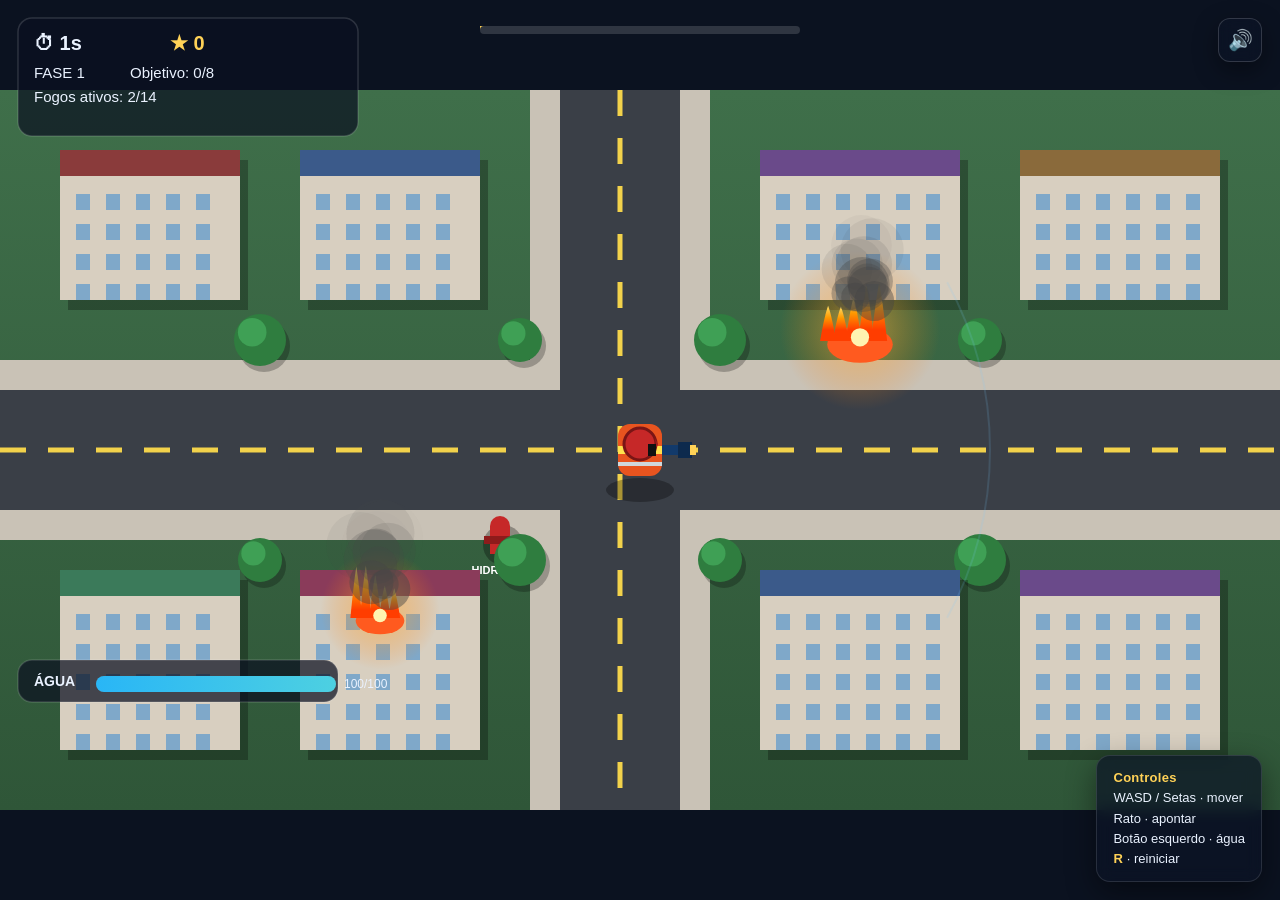
<file: jogo-bombeiro.html>
<!DOCTYPE html>
<html lang="pt">
<head>
    <meta charset="UTF-8">
    <meta name="viewport" content="width=device-width, initial-scale=1.0">
    <title>Jogo do Bombeiro</title>
    <link rel="stylesheet" href="jogo-bombeiro.css">
</head>
<body>
    <canvas id="gameCanvas"></canvas>

    <!-- Instruções de controle (reposicionadas, fora da zona da HUD) -->
    <div id="instructions">
        <strong>Controles</strong><br>
        WASD / Setas · mover<br>
        Rato · apontar<br>
        Botão esquerdo · água<br>
        <strong>R</strong> · reiniciar
    </div>

    <script src="jogo-bombeiro.js"></script>
</body>
</html>
</file>
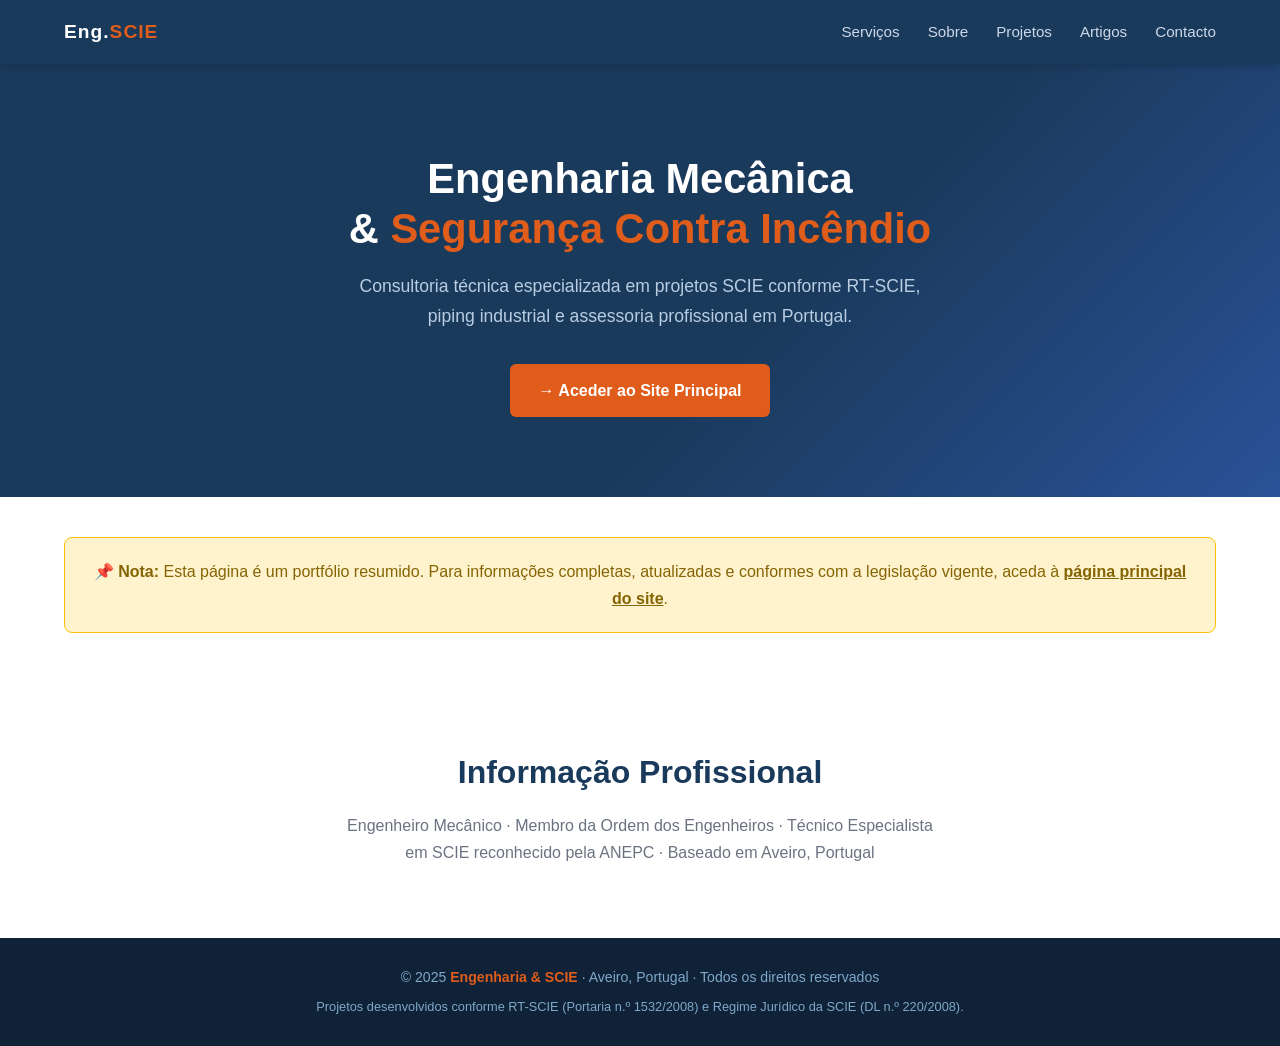
<file: portfolio_engenharia_scie.html>
<!DOCTYPE html>
<html lang="pt">
<head>
  <meta charset="UTF-8" />
  <meta name="viewport" content="width=device-width, initial-scale=1.0"/>
  <!-- IMPORTANTE: noindex para evitar canibalização com index.html -->
  <meta name="robots" content="noindex, nofollow">
  <title>Engenharia & SCIE | Portfólio Profissional</title>
  <meta name="description" content="Portfólio profissional de Engenharia Mecânica e SCIE. Consultoria técnica em segurança contra incêndio em edifícios e piping industrial.">
  
  <style>
    :root {--primary:#1a3a5c;--accent:#e05c1a;--light:#f4f7fb;--text:#2d2d2d;--muted:#6b7280;--white:#ffffff;--border:#dde3ec}
    * {margin:0;padding:0;box-sizing:border-box}
    body {font-family:'Segoe UI',Arial,sans-serif;color:var(--text);background:var(--white);line-height:1.7}
    nav {background:var(--primary);position:sticky;top:0;z-index:999;display:flex;justify-content:space-between;align-items:center;padding:0 5%;height:64px;box-shadow:0 2px 8px rgba(0,0,0,0.18)}
    .nav-logo {color:var(--white);font-size:1.2rem;font-weight:700;letter-spacing:1px;text-decoration:none}
    .nav-logo span {color:var(--accent)}
    .nav-toggle{display:none;background:transparent;border:none;color:var(--white);font-size:1.5rem;cursor:pointer;padding:4px 8px}
    nav ul {list-style:none;display:flex;gap:28px}
    nav ul li a {color:#ccd8e8;text-decoration:none;font-size:0.95rem;transition:color 0.2s}
    nav ul li a:hover {color:var(--accent)}
    .hero {background:linear-gradient(135deg,var(--primary) 60%,#2a5298 100%);color:var(--white);padding:90px 5% 80px;text-align:center}
    .hero h1 {font-size:2.6rem;line-height:1.2;margin-bottom:18px}
    .hero h1 span {color:var(--accent)}
    .hero p {font-size:1.1rem;color:#b8cde2;max-width:600px;margin:0 auto 32px}
    .btn-primary {background:var(--accent);color:var(--white);padding:13px 28px;border:none;border-radius:6px;font-size:1rem;font-weight:700;cursor:pointer;text-decoration:none;display:inline-block;transition:background 0.2s}
    .btn-primary:hover {background:#c44e12}
    section {padding:72px 5%}
    .section-title {font-size:2rem;color:var(--primary);margin-bottom:12px;text-align:center}
    .notice {background:#fff3cd;border:1px solid #ffc107;border-radius:8px;padding:20px;text-align:center;margin:40px 5%;color:#856404}
    footer {background:#0f2238;color:#7fa8c8;text-align:center;padding:28px 5%;font-size:0.88rem}
    footer span {color:var(--accent);font-weight:700}
    @media(max-width:900px){
        .nav-toggle{display:block}
        nav ul{position:absolute;top:64px;left:0;right:0;background:var(--primary);flex-direction:column;gap:0;max-height:0;overflow:hidden;transition:max-height 0.25s ease;padding:0}
        nav ul.open{max-height:400px}
        nav ul li{padding:12px 5%;border-top:1px solid rgba(255,255,255,0.08)}
    }
    @media(max-width:640px){.hero h1{font-size:1.8rem}.section-title{font-size:1.5rem}}
  </style>
</head>
<body>

<nav>
  <a href="index.html" class="nav-logo">Eng.<span>SCIE</span></a>
  <button class="nav-toggle" aria-label="Abrir menu" id="navToggle">☰</button>
  <ul id="navMenu">
    <li><a href="index.html#servicos">Serviços</a></li>
    <li><a href="index.html#sobre">Sobre</a></li>
    <li><a href="projetos.html">Projetos</a></li>
    <li><a href="blog.html">Artigos</a></li>
    <li><a href="index.html#contacto">Contacto</a></li>
  </ul>
</nav>

<section class="hero">
  <h1>Engenharia Mecânica<br>& <span>Segurança Contra Incêndio</span></h1>
  <p>Consultoria técnica especializada em projetos SCIE conforme RT-SCIE, piping industrial e assessoria profissional em Portugal.</p>
  <a href="index.html" class="btn-primary">→ Aceder ao Site Principal</a>
</section>

<!-- AVISO DE REDIRECIONAMENTO -->
<div class="notice">
  <strong>📌 Nota:</strong> Esta página é um portfólio resumido. Para informações completas, atualizadas e conformes com a legislação vigente, aceda à <a href="index.html" style="color:#856404;font-weight:700">página principal do site</a>.
</div>

<section>
  <h2 class="section-title">Informação Profissional</h2>
  <p style="text-align:center;color:var(--muted);max-width:600px;margin:0 auto">
    Engenheiro Mecânico · Membro da Ordem dos Engenheiros · Técnico Especialista em SCIE reconhecido pela ANEPC · Baseado em Aveiro, Portugal
  </p>
</section>

<footer>
  <p>&copy; 2025 <span>Engenharia &amp; SCIE</span> · Aveiro, Portugal · Todos os direitos reservados</p>
  <p style="margin-top:6px;font-size:0.8rem;">Projetos desenvolvidos conforme RT-SCIE (Portaria n.º 1532/2008) e Regime Jurídico da SCIE (DL n.º 220/2008).</p>
</footer>

<script>
  const navToggle = document.getElementById('navToggle');
  const navMenu = document.getElementById('navMenu');
  navToggle.addEventListener('click', () => {
    navMenu.classList.toggle('open');
    navToggle.textContent = navMenu.classList.contains('open') ? '✕' : '☰';
  });
</script>

</body>
</html>
</file>
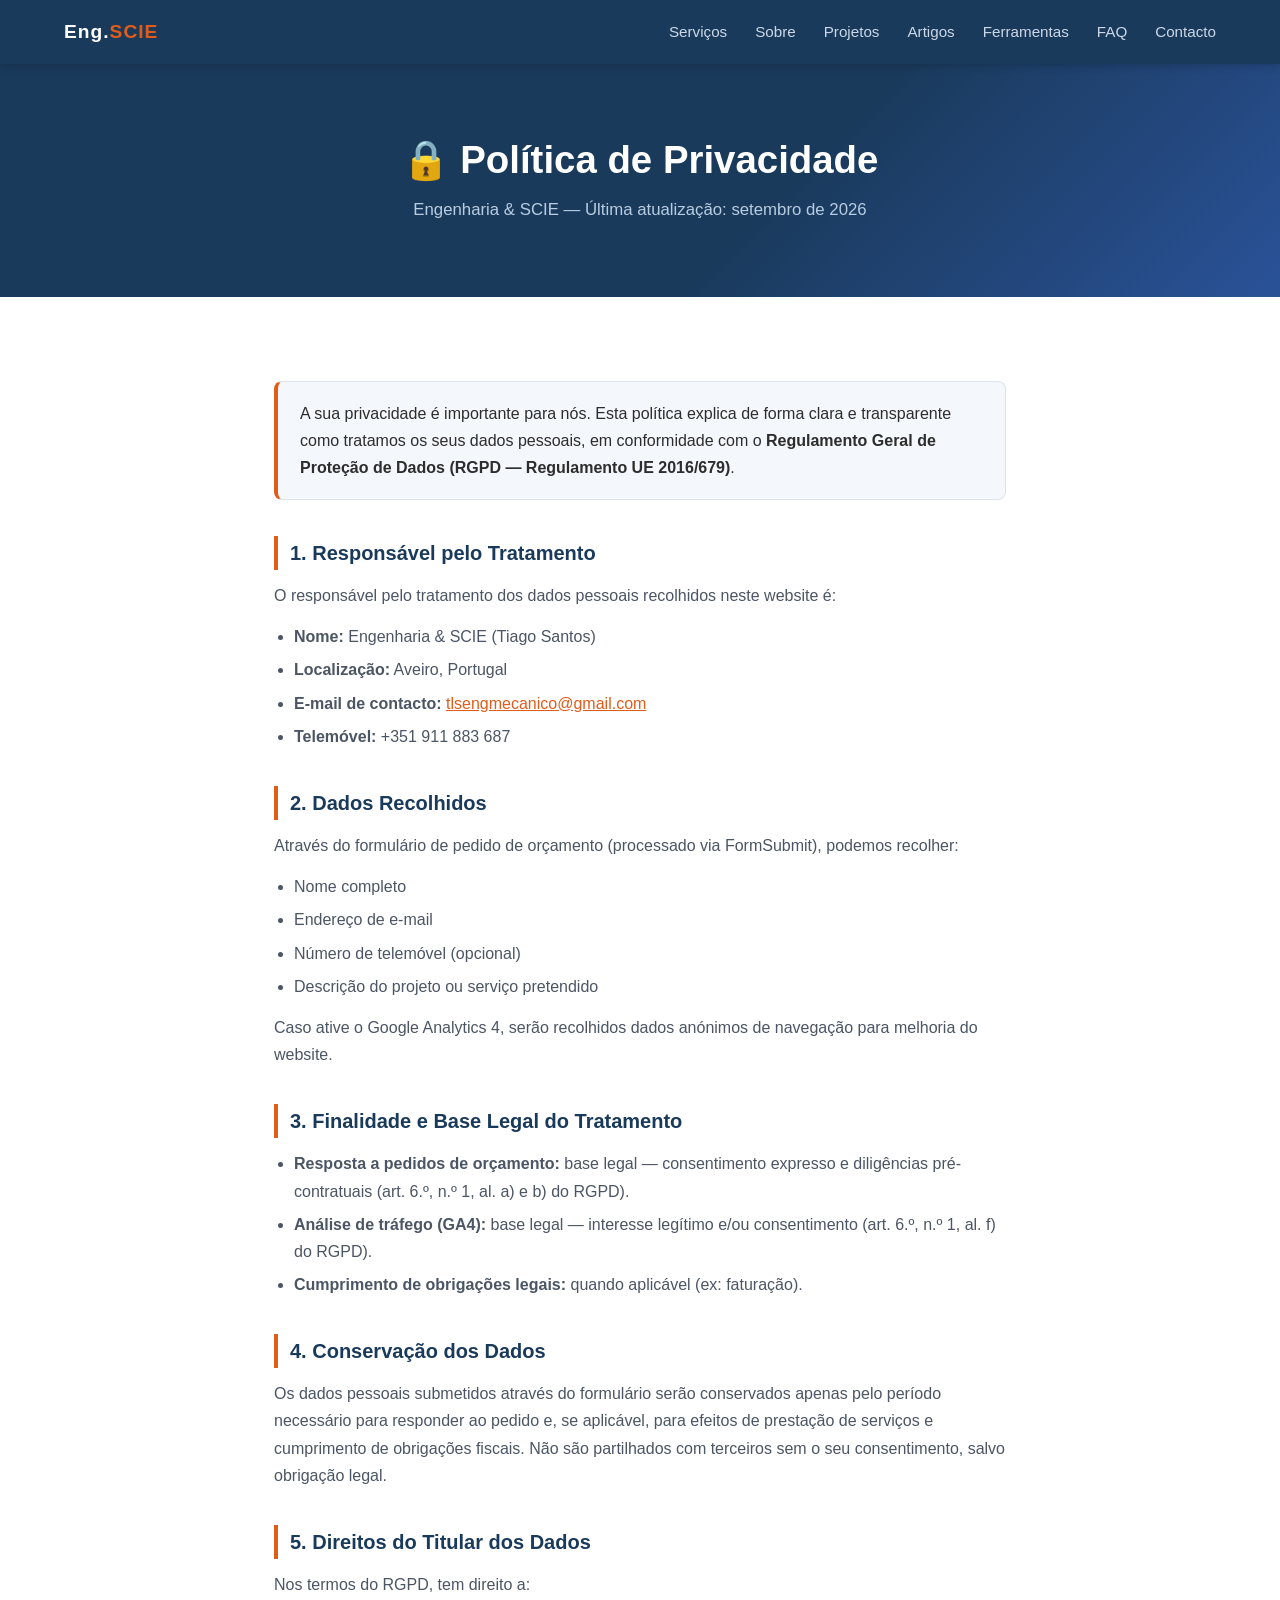
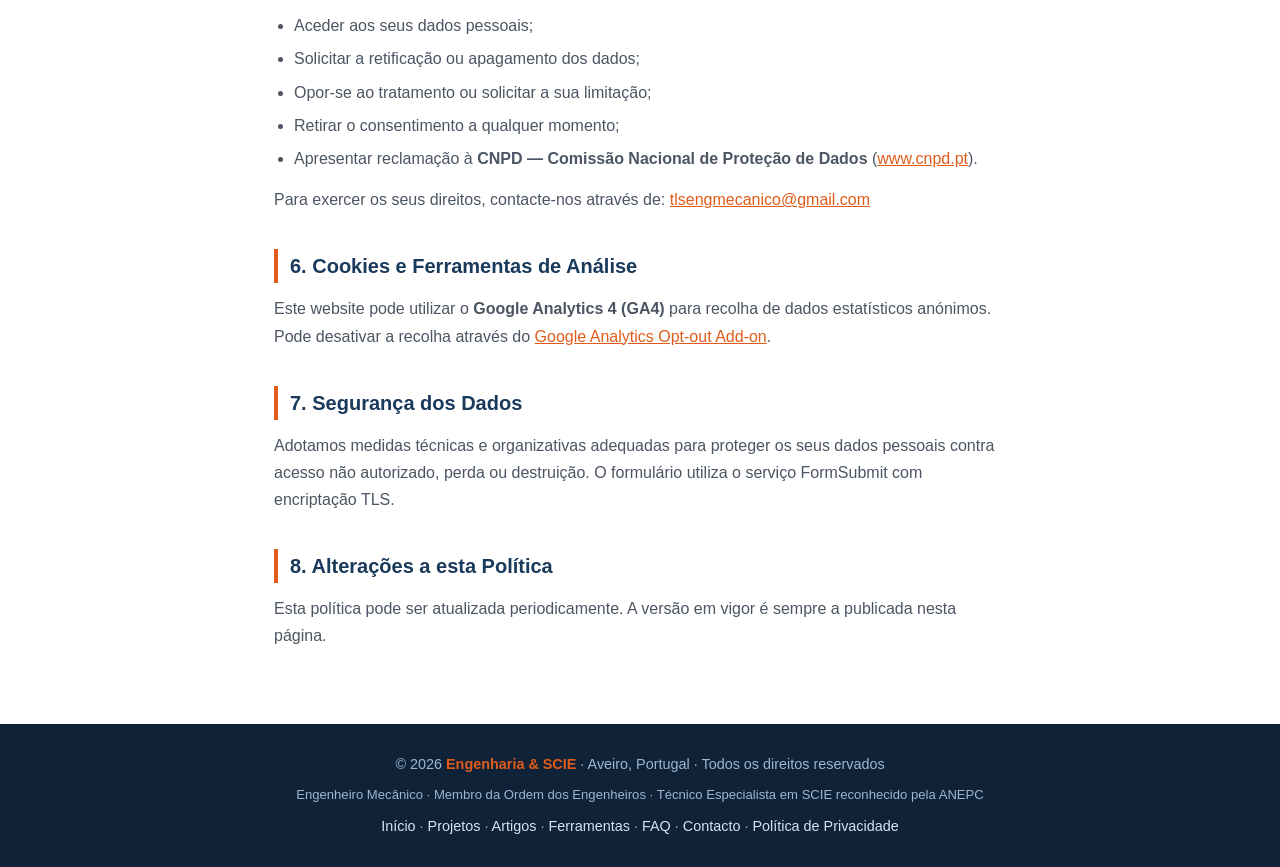
<file: privacidade.html>
<!DOCTYPE html>
<html lang="pt-PT">
<head>
  <meta charset="UTF-8" />
  <meta name="viewport" content="width=device-width, initial-scale=1.0"/>
  <meta name="theme-color" content="#1a3a5c" />

  <link rel="canonical" href="https://fiopsptbr4780.github.io/Eng.SCIE/privacidade.html" />
  <link rel="icon" type="image/svg+xml" href="favicon.svg" />
  <link rel="alternate icon" type="image/png" href="favicon-32.png" />
  <link rel="apple-touch-icon" href="apple-touch-icon.png" />

  <title>Política de Privacidade | Engenharia & SCIE</title>
  <meta name="description" content="Política de Privacidade e tratamento de dados pessoais da Engenharia & SCIE, em conformidade com o RGPD.">
  <meta name="robots" content="index, follow">

  <meta property="og:type" content="article" />
  <meta property="og:title" content="Política de Privacidade | Engenharia & SCIE" />
  <meta property="og:description" content="Política de privacidade e tratamento de dados pessoais conforme o RGPD." />
  <meta property="og:url" content="https://fiopsptbr4780.github.io/Eng.SCIE/privacidade.html" />
  <meta property="og:image" content="https://fiopsptbr4780.github.io/Eng.SCIE/og-image.png" />
  <meta property="og:locale" content="pt_PT" />

  <meta name="twitter:card" content="summary" />
  <meta name="twitter:title" content="Política de Privacidade | Engenharia & SCIE" />
  <meta name="twitter:description" content="Política de privacidade conforme o RGPD." />

  <script type="application/ld+json">
  {
    "@context": "https://schema.org",
    "@type": "WebPage",
    "name": "Política de Privacidade",
    "url": "https://fiopsptbr4780.github.io/Eng.SCIE/privacidade.html",
    "isPartOf": {
      "@type": "Website",
      "name": "Engenharia & SCIE",
      "url": "https://fiopsptbr4780.github.io/Eng.SCIE/"
    }
  }
  </script>
  
  <!-- NOTA: Substitua G-XXXXXXXXXX pelo seu ID real do GA4 quando disponível -->
  <!-- <script async src="https://www.googletagmanager.com/gtag/js?id=G-XXXXXXXXXX"></script> -->
  
  <link rel="stylesheet" href="styles.css" />
  <style>
    .content {max-width:860px;margin:0 auto;padding:60px 5%}
    .content h2 {color:var(--primary);font-size:1.25rem;margin:36px 0 12px;border-left:4px solid var(--accent);padding-left:12px}
    .content p {color:var(--muted);margin-bottom:14px}
    .content ul {color:var(--muted);margin:0 0 14px 20px}
    .content ul li {margin-bottom:6px}
    .content a {color:var(--accent)}
    .highlight-box {background:var(--light);border:1px solid var(--border);border-left:4px solid var(--accent);border-radius:8px;padding:18px 22px;margin:24px 0}
    .highlight-box p {color:var(--text);margin:0}
    @media(max-width:640px){.page-header h1{font-size:1.5rem}}
  </style>
</head>
<body>

<a href="#main-content" class="skip-link">Saltar para o conteúdo principal</a>

<nav>
  <a class="nav-logo" href="index.html">Eng.<span>SCIE</span></a>
  <button class="nav-toggle" aria-label="Abrir menu" id="navToggle">☰</button>
  <ul id="navMenu">
    <li><a href="index.html#servicos">Serviços</a></li>
    <li><a href="index.html#sobre">Sobre</a></li>
    <li><a href="projetos.html">Projetos</a></li>
    <li><a href="blog.html">Artigos</a></li>
    <li><a href="ferramentas.html">Ferramentas</a></li>
    <li><a href="faq.html">FAQ</a></li>
    <li><a href="index.html#contacto">Contacto</a></li>
  </ul>
</nav>

<main id="main-content" tabindex="-1">
<div class="page-header">
  <h1>🔒 Política de Privacidade</h1>
  <p>Engenharia &amp; SCIE — Última atualização: setembro de 2026</p>
</div>

<div class="content">

  <div class="highlight-box">
    <p>A sua privacidade é importante para nós. Esta política explica de forma clara e transparente como tratamos os seus dados pessoais, em conformidade com o <strong>Regulamento Geral de Proteção de Dados (RGPD — Regulamento UE 2016/679)</strong>.</p>
  </div>

  <h2>1. Responsável pelo Tratamento</h2>
  <p>O responsável pelo tratamento dos dados pessoais recolhidos neste website é:</p>
  <ul>
    <li><strong>Nome:</strong> Engenharia &amp; SCIE (Tiago Santos)</li>
    <li><strong>Localização:</strong> Aveiro, Portugal</li>
    <li><strong>E-mail de contacto:</strong> <a href="mailto:tlsengmecanico@gmail.com">tlsengmecanico@gmail.com</a></li>
    <li><strong>Telemóvel:</strong> +351 911 883 687</li>
  </ul>

  <h2>2. Dados Recolhidos</h2>
  <p>Através do formulário de pedido de orçamento (processado via FormSubmit), podemos recolher:</p>
  <ul>
    <li>Nome completo</li>
    <li>Endereço de e-mail</li>
    <li>Número de telemóvel (opcional)</li>
    <li>Descrição do projeto ou serviço pretendido</li>
  </ul>
  <p>Caso ative o Google Analytics 4, serão recolhidos dados anónimos de navegação para melhoria do website.</p>

  <h2>3. Finalidade e Base Legal do Tratamento</h2>
  <ul>
    <li><strong>Resposta a pedidos de orçamento:</strong> base legal — consentimento expresso e diligências pré-contratuais (art. 6.º, n.º 1, al. a) e b) do RGPD).</li>
    <li><strong>Análise de tráfego (GA4):</strong> base legal — interesse legítimo e/ou consentimento (art. 6.º, n.º 1, al. f) do RGPD).</li>
    <li><strong>Cumprimento de obrigações legais:</strong> quando aplicável (ex: faturação).</li>
  </ul>

  <h2>4. Conservação dos Dados</h2>
  <p>Os dados pessoais submetidos através do formulário serão conservados apenas pelo período necessário para responder ao pedido e, se aplicável, para efeitos de prestação de serviços e cumprimento de obrigações fiscais. Não são partilhados com terceiros sem o seu consentimento, salvo obrigação legal.</p>

  <h2>5. Direitos do Titular dos Dados</h2>
  <p>Nos termos do RGPD, tem direito a:</p>
  <ul>
    <li>Aceder aos seus dados pessoais;</li>
    <li>Solicitar a retificação ou apagamento dos dados;</li>
    <li>Opor-se ao tratamento ou solicitar a sua limitação;</li>
    <li>Retirar o consentimento a qualquer momento;</li>
    <li>Apresentar reclamação à <strong>CNPD — Comissão Nacional de Proteção de Dados</strong> (<a href="https://www.cnpd.pt" target="_blank" rel="noopener noreferrer">www.cnpd.pt</a>).</li>
  </ul>
  <p>Para exercer os seus direitos, contacte-nos através de: <a href="mailto:tlsengmecanico@gmail.com">tlsengmecanico@gmail.com</a></p>

  <h2>6. Cookies e Ferramentas de Análise</h2>
  <p>Este website pode utilizar o <strong>Google Analytics 4 (GA4)</strong> para recolha de dados estatísticos anónimos. Pode desativar a recolha através do <a href="https://tools.google.com/dlpage/gaoptout" target="_blank" rel="noopener noreferrer">Google Analytics Opt-out Add-on</a>.</p>

  <h2>7. Segurança dos Dados</h2>
  <p>Adotamos medidas técnicas e organizativas adequadas para proteger os seus dados pessoais contra acesso não autorizado, perda ou destruição. O formulário utiliza o serviço FormSubmit com encriptação TLS.</p>

  <h2>8. Alterações a esta Política</h2>
  <p>Esta política pode ser atualizada periodicamente. A versão em vigor é sempre a publicada nesta página.</p>

</div>
</main>

<footer>
  <p>&copy; 2026 <span>Engenharia &amp; SCIE</span> · Aveiro, Portugal · Todos os direitos reservados</p>
  <p style="margin-top:8px;font-size:0.82rem">Engenheiro Mecânico · Membro da Ordem dos Engenheiros · Técnico Especialista em SCIE reconhecido pela ANEPC</p>
  <p style="margin-top:8px;"><a href="index.html">Início</a> · <a href="projetos.html">Projetos</a> · <a href="blog.html">Artigos</a> · <a href="ferramentas.html">Ferramentas</a> · <a href="faq.html">FAQ</a> · <a href="index.html#contacto">Contacto</a> · <a href="privacidade.html">Política de Privacidade</a></p>
</footer>

<script src="main.js" defer></script>

</body>
</html>
</file>
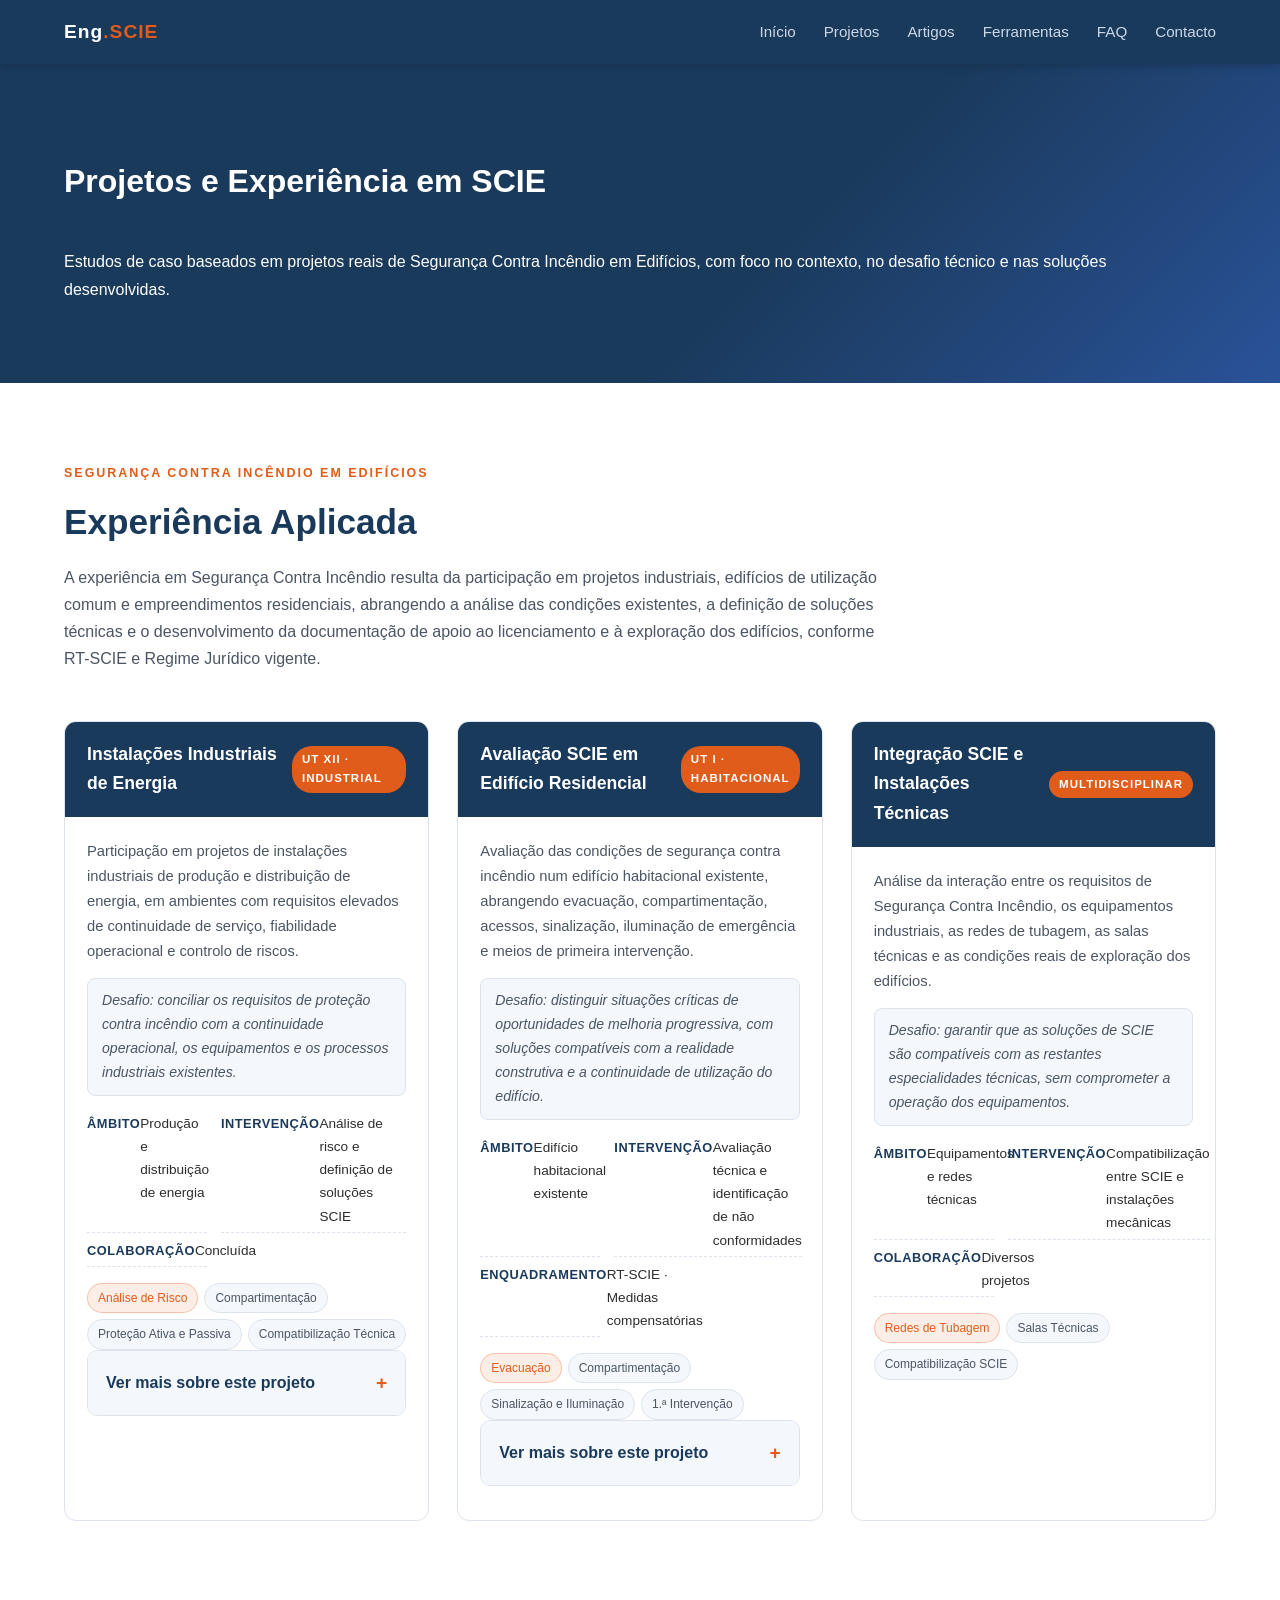
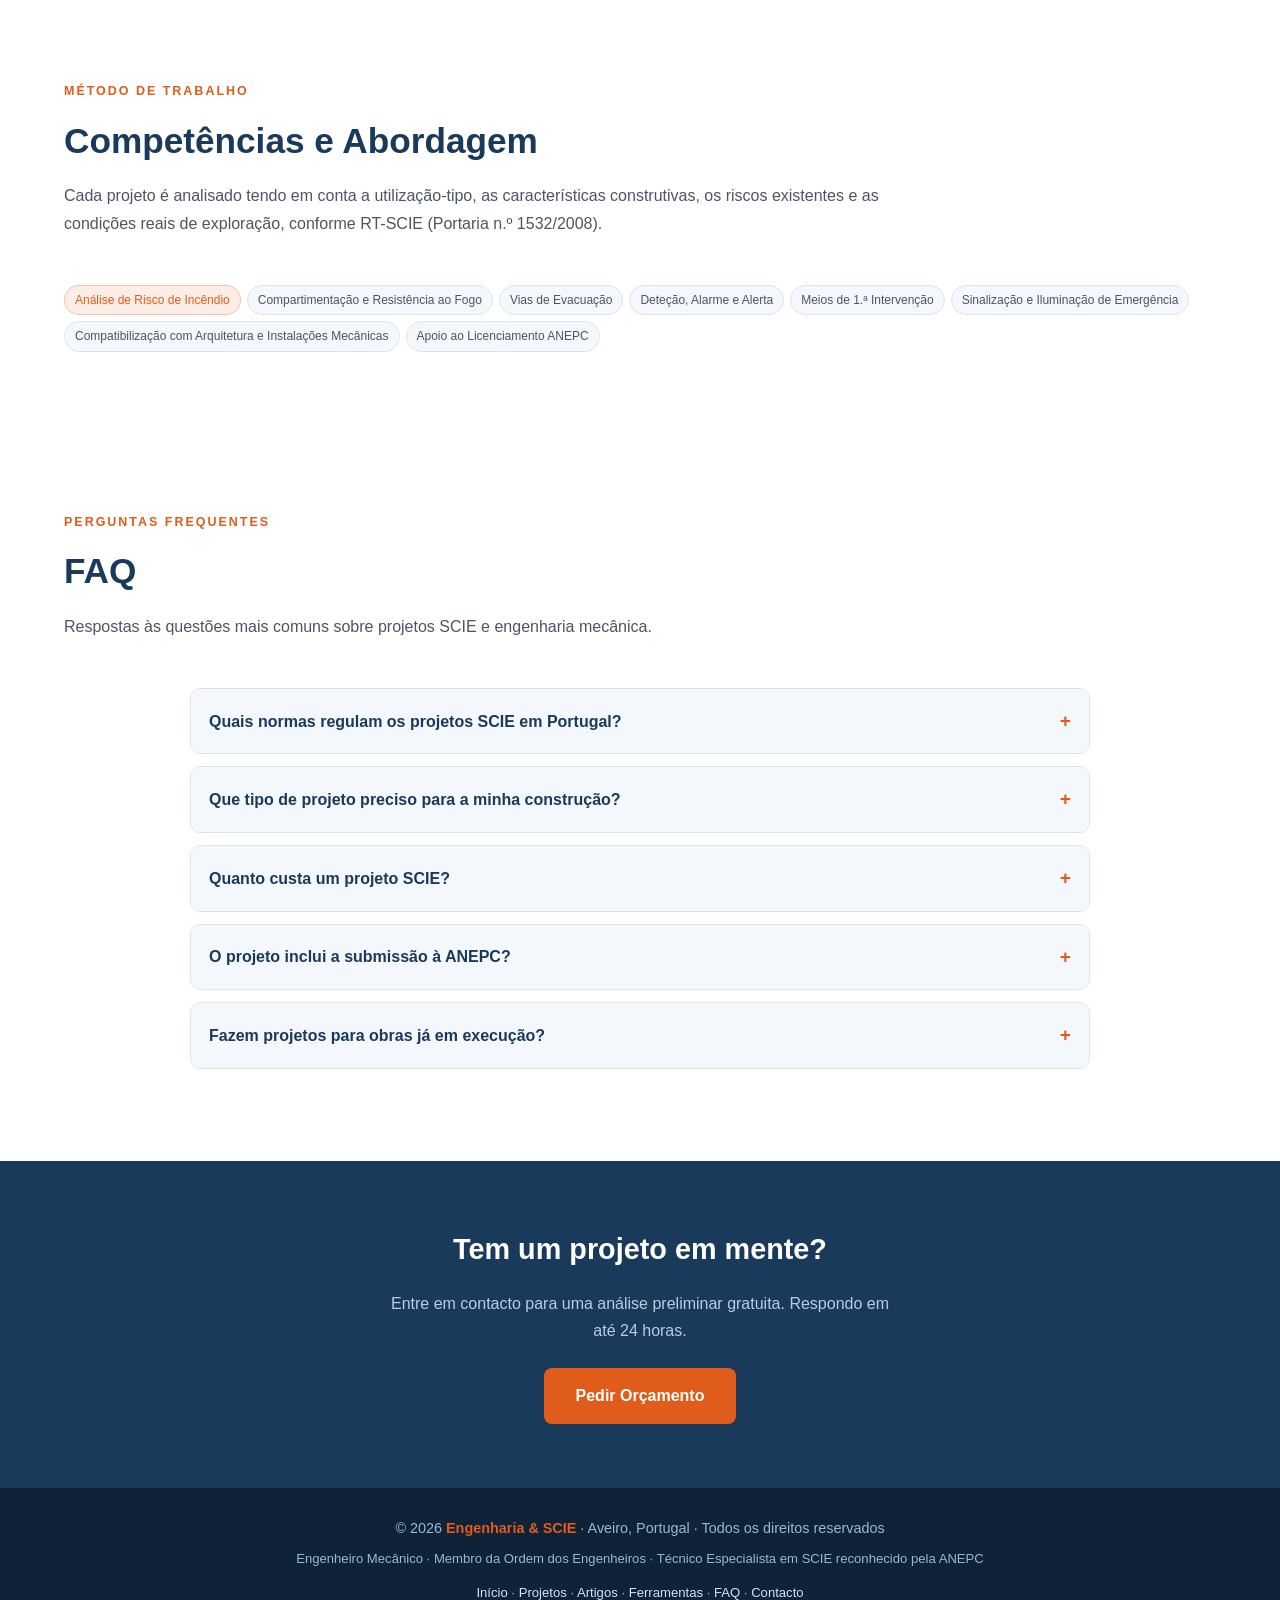
<file: projetos.html>
<!DOCTYPE html>
<html lang="pt-PT">
<head>
    <meta charset="UTF-8">
    <meta name="viewport" content="width=device-width, initial-scale=1.0">
    <meta name="theme-color" content="#1a3a5c">

    <link rel="canonical" href="https://fiopsptbr4780.github.io/Eng.SCIE/projetos.html" />
    <link rel="icon" type="image/svg+xml" href="favicon.svg" />
    <link rel="alternate icon" type="image/png" href="favicon-32.png" />
    <link rel="apple-touch-icon" href="apple-touch-icon.png" />

    <title>Projetos e Experiência em SCIE | Engenharia de Segurança Contra Incêndio</title>
    <meta name="description" content="Estudos de caso e experiência aplicada em projetos de Segurança Contra Incêndio em Edifícios (SCIE): instalações industriais, edifícios residenciais e integração com instalações técnicas.">
    <meta name="keywords" content="projetos SCIE Portugal, RT-SCIE, ANEPC, segurança contra incêndio, análise de risco, avaliação SCIE edifícios existentes, instalações industriais, compartimentação corta-fogo">
    <meta name="author" content="Engenharia & SCIE">
    <meta name="robots" content="index, follow">

    <meta property="og:type" content="website" />
    <meta property="og:title" content="Projetos e Experiência em SCIE" />
    <meta property="og:description" content="Estudos de caso e experiência aplicada em projetos de Segurança Contra Incêndio em Portugal." />
    <meta property="og:url" content="https://fiopsptbr4780.github.io/Eng.SCIE/projetos.html" />
    <meta property="og:image" content="https://fiopsptbr4780.github.io/Eng.SCIE/og-image.png" />
    <meta property="og:locale" content="pt_PT" />

    <meta name="twitter:card" content="summary_large_image" />
    <meta name="twitter:title" content="Projetos e Experiência em SCIE" />
    <meta name="twitter:description" content="Estudos de caso aplicados em SCIE em Portugal." />

    <script type="application/ld+json">
    {
      "@context": "https://schema.org",
      "@type": "CollectionPage",
      "name": "Projetos e Experiência em SCIE",
      "url": "https://fiopsptbr4780.github.io/Eng.SCIE/projetos.html",
      "description": "Estudos de caso e experiência aplicada em SCIE: instalações industriais, edifícios residenciais e integração com instalações técnicas",
      "author": {
        "@type": "Organization",
        "name": "Engenharia & SCIE"
      },
      "mainEntity": {
        "@type": "ItemList",
        "itemListElement": [
          { "@type": "ListItem", "name": "Instalações Industriais de Energia" },
          { "@type": "ListItem", "name": "Avaliação SCIE em Edifício Residencial" },
          { "@type": "ListItem", "name": "Integração SCIE e Instalações Técnicas" }
        ]
      }
    }
    </script>
    
    <link rel="stylesheet" href="styles.css" />
    <style>
        .projects-grid{display:grid;grid-template-columns:repeat(auto-fit,minmax(320px,1fr));gap:28px}
        .project-card{background:var(--white);border-radius:12px;border:1px solid var(--border);overflow:hidden;transition:box-shadow 0.2s,transform 0.2s}
        .project-card:hover{box-shadow:0 12px 32px rgba(26,58,92,0.14);transform:translateY(-3px)}
        .project-header{background:var(--primary);color:var(--white);padding:18px 22px;display:flex;justify-content:space-between;align-items:center}
        .project-header .ph-title{font-size:1.1rem;font-weight:700}
        .project-header .ph-type{background:var(--accent);color:var(--white);padding:4px 10px;border-radius:20px;font-size:0.72rem;font-weight:700;text-transform:uppercase;letter-spacing:1px}
        .project-body{padding:22px}
        .project-body p{color:var(--muted);font-size:0.92rem;margin-bottom:14px}
        .challenge{font-size:0.88rem;color:var(--muted);border:1px solid var(--border);border-radius:8px;padding:10px 14px;background:var(--light);margin-bottom:16px;font-style:italic}
        .project-details{display:grid;grid-template-columns:120px 1fr;gap:6px 14px;margin-bottom:16px}
        .detail-item{display:flex;align-items:baseline;border-bottom:1px dashed var(--border);padding-bottom:4px}
        .d-label{font-size:0.8rem;font-weight:700;color:var(--primary);text-transform:uppercase;letter-spacing:0.5px}
        .d-val{font-size:0.85rem;color:var(--text)}
        .project-tags{list-style:none;display:flex;flex-wrap:wrap;gap:6px;padding:0;margin:0}
        .tag{font-size:0.75rem;padding:4px 10px;border-radius:16px;background:var(--light);color:var(--muted);border:1px solid var(--border);display:inline-block}
        .tag.accent{background:rgba(224,92,26,0.1);color:var(--accent);border-color:rgba(224,92,26,0.3)}
        .cta-section a{display:inline-block;background:var(--accent);color:var(--white);padding:14px 32px;border-radius:8px;font-weight:700;text-decoration:none;transition:transform 0.2s,background 0.2s}
        .cta-section a:hover{transform:translateY(-2px);background:#c44c0e}
        @media(max-width:600px){.hero h1{font-size:1.8rem}.projects-grid{grid-template-columns:1fr}.section-title{font-size:1.5rem}}
    </style>
</head>
<body>
    <a href="#main-content" class="skip-link">Saltar para o conteúdo principal</a>
    <nav>
        <a href="index.html" class="nav-logo">Eng<span>.SCIE</span></a>
        <button class="nav-toggle" aria-label="Abrir menu" id="navToggle">☰</button>
        <ul id="navMenu">
            <li><a href="index.html">Início</a></li>
            <li><a href="projetos.html" class="active">Projetos</a></li>
            <li><a href="blog.html">Artigos</a></li>
            <li><a href="ferramentas.html">Ferramentas</a></li>
            <li><a href="faq.html">FAQ</a></li>
            <li><a href="index.html#contacto">Contacto</a></li>
        </ul>
    </nav>

    <main id="main-content" tabindex="-1">
    <header class="hero">
        <h1>Projetos e Experiência em SCIE</h1>
        <p>Estudos de caso baseados em projetos reais de Segurança Contra Incêndio em Edifícios, com foco no contexto, no desafio técnico e nas soluções desenvolvidas.</p>
    </header>

    <section>
        <div class="section-label">Segurança Contra Incêndio em Edifícios</div>
        <h2 class="section-title">Experiência Aplicada</h2>
        <p class="section-sub" style="max-width:820px">A experiência em Segurança Contra Incêndio resulta da participação em projetos industriais, edifícios de utilização comum e empreendimentos residenciais, abrangendo a análise das condições existentes, a definição de soluções técnicas e o desenvolvimento da documentação de apoio ao licenciamento e à exploração dos edifícios, conforme RT-SCIE e Regime Jurídico vigente.</p>

        <div class="projects-grid">
            <div class="project-card">
                <div class="project-header">
                    <span class="ph-title">Instalações Industriais de Energia</span>
                    <span class="ph-type">UT XII · Industrial</span>
                </div>
                <div class="project-body">
                    <p>Participação em projetos de instalações industriais de produção e distribuição de energia, em ambientes com requisitos elevados de continuidade de serviço, fiabilidade operacional e controlo de riscos.</p>
                    <div class="challenge">Desafio: conciliar os requisitos de proteção contra incêndio com a continuidade operacional, os equipamentos e os processos industriais existentes.</div>
                    <div class="project-details">
                        <div class="detail-item"><div class="d-label">Âmbito</div><div class="d-val">Produção e distribuição de energia</div></div>
                        <div class="detail-item"><div class="d-label">Intervenção</div><div class="d-val">Análise de risco e definição de soluções SCIE</div></div>
                        <div class="detail-item"><div class="d-label">Colaboração</div><div class="d-val">Concluída</div></div>
                    </div>
                    <ul class="project-tags" aria-label="Áreas técnicas deste projeto">
                        <li><span class="tag accent">Análise de Risco</span></li>
                        <li><span class="tag">Compartimentação</span></li>
                        <li><span class="tag">Proteção Ativa e Passiva</span></li>
                        <li><span class="tag">Compatibilização Técnica</span></li>
                    </ul>
                    <details>
                        <summary>Ver mais sobre este projeto</summary>
                        <div class="faq-answer">O trabalho envolveu a análise das características dos edifícios e equipamentos, a identificação dos principais cenários de incêndio e o enquadramento das soluções de proteção aplicáveis às diferentes áreas técnicas, incluindo zonas de produção, salas técnicas, áreas de equipamentos elétricos, espaços de apoio e zonas exteriores associadas à operação industrial. Entre as principais áreas de intervenção estiveram a análise das condições de segurança contra incêndio das instalações, a identificação de riscos associados a equipamentos e processos, a avaliação da compartimentação e da separação entre áreas de diferentes níveis de risco, a definição e verificação de soluções de proteção ativa e passiva, a análise dos meios de intervenção e acessibilidade para operações de emergência, e a compatibilização das soluções SCIE com equipamentos, tubagens e restantes instalações técnicas.</div>
                    </details>
                </div>
            </div>

            <div class="project-card">
                <div class="project-header">
                    <span class="ph-title">Avaliação SCIE em Edifício Residencial</span>
                    <span class="ph-type">UT I · Habitacional</span>
                </div>
                <div class="project-body">
                    <p>Avaliação das condições de segurança contra incêndio num edifício habitacional existente, abrangendo evacuação, compartimentação, acessos, sinalização, iluminação de emergência e meios de primeira intervenção.</p>
                    <div class="challenge">Desafio: distinguir situações críticas de oportunidades de melhoria progressiva, com soluções compatíveis com a realidade construtiva e a continuidade de utilização do edifício.</div>
                    <div class="project-details">
                        <div class="detail-item"><div class="d-label">Âmbito</div><div class="d-val">Edifício habitacional existente</div></div>
                        <div class="detail-item"><div class="d-label">Intervenção</div><div class="d-val">Avaliação técnica e identificação de não conformidades</div></div>
                        <div class="detail-item"><div class="d-label">Enquadramento</div><div class="d-val">RT-SCIE · Medidas compensatórias</div></div>
                    </div>
                    <ul class="project-tags" aria-label="Áreas técnicas deste projeto">
                        <li><span class="tag accent">Evacuação</span></li>
                        <li><span class="tag">Compartimentação</span></li>
                        <li><span class="tag">Sinalização e Iluminação</span></li>
                        <li><span class="tag">1.ª Intervenção</span></li>
                    </ul>
                    <details>
                        <summary>Ver mais sobre este projeto</summary>
                        <div class="faq-answer">O projeto envolveu a observação das características do edifício, das zonas comuns, dos acessos, das circulações verticais e das áreas técnicas, tendo em conta a utilização efetiva do condomínio e as necessidades de manutenção e operação. Os âmbitos analisados incluíram os acessos e a circulação para evacuação, escadas, corredores e zonas comuns, a compartimentação entre frações, áreas técnicas e espaços comuns, as portas e elementos de separação com função de resistência ao fogo, a sinalização de segurança e a iluminação de emergência, os meios de primeira intervenção, a acessibilidade para meios de socorro, e as condições de segurança em garagens, arrecadações e áreas técnicas. O trabalho foi orientado para uma abordagem prática, procurando soluções adequadas à realidade construtiva e à gestão de um edifício em utilização.</div>
                    </details>
                </div>
            </div>

            <div class="project-card">
                <div class="project-header">
                    <span class="ph-title">Integração SCIE e Instalações Técnicas</span>
                    <span class="ph-type">Multidisciplinar</span>
                </div>
                <div class="project-body">
                    <p>Análise da interação entre os requisitos de Segurança Contra Incêndio, os equipamentos industriais, as redes de tubagem, as salas técnicas e as condições reais de exploração dos edifícios.</p>
                    <div class="challenge">Desafio: garantir que as soluções de SCIE são compatíveis com as restantes especialidades técnicas, sem comprometer a operação dos equipamentos.</div>
                    <div class="project-details">
                        <div class="detail-item"><div class="d-label">Âmbito</div><div class="d-val">Equipamentos e redes técnicas</div></div>
                        <div class="detail-item"><div class="d-label">Intervenção</div><div class="d-val">Compatibilização entre SCIE e instalações mecânicas</div></div>
                        <div class="detail-item"><div class="d-label">Colaboração</div><div class="d-val">Diversos projetos</div></div>
                    </div>
                    <ul class="project-tags" aria-label="Áreas técnicas deste projeto">
                        <li><span class="tag accent">Redes de Tubagem</span></li>
                        <li><span class="tag">Salas Técnicas</span></li>
                        <li><span class="tag">Compatibilização SCIE</span></li>
                    </ul>
                </div>
            </div>
        </div>
    </section>

    <section>
        <div class="section-label">Método de Trabalho</div>
        <h2 class="section-title">Competências e Abordagem</h2>
        <p class="section-sub" style="max-width:820px">Cada projeto é analisado tendo em conta a utilização-tipo, as características construtivas, os riscos existentes e as condições reais de exploração, conforme RT-SCIE (Portaria n.º 1532/2008).</p>
        <ul class="project-tags" aria-label="Competências e áreas de atuação">
            <li><span class="tag accent">Análise de Risco de Incêndio</span></li>
            <li><span class="tag">Compartimentação e Resistência ao Fogo</span></li>
            <li><span class="tag">Vias de Evacuação</span></li>
            <li><span class="tag">Deteção, Alarme e Alerta</span></li>
            <li><span class="tag">Meios de 1.ª Intervenção</span></li>
            <li><span class="tag">Sinalização e Iluminação de Emergência</span></li>
            <li><span class="tag">Compatibilização com Arquitetura e Instalações Mecânicas</span></li>
            <li><span class="tag">Apoio ao Licenciamento ANEPC</span></li>
        </ul>
    </section>

    <section>
        <div class="section-label">Perguntas Frequentes</div>
        <h2 class="section-title">FAQ</h2>
        <p class="section-sub">Respostas às questões mais comuns sobre projetos SCIE e engenharia mecânica.</p>

        <div style="max-width:900px;margin:0 auto">
            <details>
                <!-- CORRIGIDO: Referência legislativa correta -->
                <summary>Quais normas regulam os projetos SCIE em Portugal?</summary>
                <div class="faq-answer">Em Portugal, a segurança contra incêndio em edifícios é regida pelo <strong>Decreto-Lei n.º 220/2008</strong> (Regime Jurídico da SCIE, na redação atual) e pelo <strong>RT-SCIE</strong>, aprovado pela <strong>Portaria n.º 1532/2008</strong> (com as alterações subsequentes). Para sistemas específicos aplicam-se ainda a EN 12845 (sprinklers), EN 54 (deteção), NFPA 11 (espuma) e outras normas harmonizadas.</div>
            </details>

            <details>
                <summary>Que tipo de projeto preciso para a minha construção?</summary>
                <div class="faq-answer">Depende da categoria de risco e da utilização-tipo do edifício. Edifícios de habitação da 1.ª categoria podem estar dispensados de projeto completo. Edifícios industriais, comerciais ou de serviços de 2.ª a 4.ª categorias requerem projeto de especialidade SCIE completo. <a href="index.html#servicos" style="color:var(--primary)">Conheça os serviços disponíveis</a>.</div>
            </details>

            <details>
                <summary>Quanto custa um projeto SCIE?</summary>
                <div class="faq-answer">O custo varia consoante a área, categoria de risco, utilização-tipo e complexidade da instalação. Para obter um orçamento gratuito e personalizado, <a href="index.html#contacto" style="color:var(--primary)">entre em contacto</a> com os detalhes da sua obra.</div>
            </details>

            <details>
                <!-- CORRIGIDO: Terminologia correta -->
                <summary>O projeto inclui a submissão à ANEPC?</summary>
                <div class="faq-answer">Sim. O projeto de especialidade SCIE elaborado inclui toda a documentação técnica necessária para submissão à ANEPC (Autoridade Nacional de Emergência e Proteção Civil) ou à entidade delegada competente. O processo de aprovação é acompanhado até à emissão do parecer favorável.</div>
            </details>

            <details>
                <summary>Fazem projetos para obras já em execução?</summary>
                <div class="faq-answer">Sim, atuamos em edifícios em fase de projeto, em construção ou já existentes que careçam de regularização SCIE. Em edifícios existentes, realizamos uma avaliação técnica prévia para identificar as não conformidades e definir as medidas corretivas ou compensatórias necessárias.</div>
            </details>
        </div>
    </section>

    <section class="cta-section">
        <h2>Tem um projeto em mente?</h2>
        <p>Entre em contacto para uma análise preliminar gratuita. Respondo em até 24 horas.</p>
        <a href="index.html#contacto">Pedir Orçamento</a>
    </section>
    </main>

    <footer>
        <p>&copy; 2026 <span>Engenharia &amp; SCIE</span> · Aveiro, Portugal · Todos os direitos reservados</p>
        <p style="margin-top:8px;font-size:0.82rem">Engenheiro Mecânico · Membro da Ordem dos Engenheiros · Técnico Especialista em SCIE reconhecido pela ANEPC</p>
        <p style="margin-top:12px;font-size:0.82rem">
            <a href="index.html">Início</a> · <a href="projetos.html">Projetos</a> · <a href="blog.html">Artigos</a> · <a href="ferramentas.html">Ferramentas</a> · <a href="faq.html">FAQ</a> · <a href="index.html#contacto">Contacto</a>
        </p>
    </footer>

    <script src="main.js" defer></script>
</body>
</html>
</file>
<file: styles.css>
:root {
  --primary: #1a3a5c;
  --accent: #e05c1a;
  --light: #f4f7fb;
  --text: #2d2d2d;
  --muted: #4b5563; /* Contraste 4.5:1 sobre fundos claros (WCAG AA) */
  --white: #ffffff;
  --border: #dde3ec;
}

* {
  margin: 0;
  padding: 0;
  box-sizing: border-box;
}

body {
  font-family: 'Segoe UI', Arial, sans-serif;
  color: var(--text);
  background: var(--white);
  line-height: 1.7;
}

/* ==========================================================================
   NAVEGAÇÃO
   ========================================================================== */
nav {
  background: var(--primary);
  position: sticky;
  top: 0;
  z-index: 999;
  display: flex;
  justify-content: space-between;
  align-items: center;
  padding: 0 5%;
  height: 64px;
  box-shadow: 0 2px 8px rgba(0,0,0,0.18);
}

.nav-logo {
  color: var(--white);
  font-size: 1.2rem;
  font-weight: 700;
  letter-spacing: 1px;
  text-decoration: none;
}

.nav-logo span { color: var(--accent); }

.nav-toggle {
  display: none;
  background: transparent;
  border: none;
  color: var(--white);
  font-size: 1.5rem;
  cursor: pointer;
  padding: 10px;
  min-width: 44px;
  min-height: 44px;
  align-items: center;
  justify-content: center;
  line-height: 1;
  border-radius: 4px;
}

/* Skip-to-content para teclado/screen readers (WCAG 2.4.1) */
.skip-link {
  position: absolute;
  top: -100px;
  left: 8px;
  background: var(--accent);
  color: var(--white);
  padding: 10px 16px;
  border-radius: 4px;
  font-weight: 700;
  text-decoration: none;
  z-index: 9999;
  transition: top 0.2s;
}
.skip-link:focus {
  top: 8px;
  outline: 3px solid var(--white);
}

/* Foco visível para todos os elementos interativos (WCAG 2.4.7) */
a:focus-visible, button:focus-visible, input:focus-visible,
select:focus-visible, textarea:focus-visible, summary:focus-visible {
  outline: 3px solid var(--accent);
  outline-offset: 2px;
  border-radius: 4px;
}

nav ul {
  list-style: none;
  display: flex;
  gap: 28px;
  margin: 0;
  padding: 0;
}

nav ul li a {
  color: #ccd8e8;
  text-decoration: none;
  font-size: 0.95rem;
  transition: color 0.2s;
}

nav ul li a:hover { color: var(--accent); }

nav ul li a[aria-current="page"] {
  color: var(--white);
  font-weight: 700;
  border-bottom: 2px solid var(--accent);
  padding-bottom: 2px;
}

/* ==========================================================================
   HERO SECTION
   ========================================================================== */
.hero {
  background: linear-gradient(135deg, var(--primary) 60%, #2a5298 100%);
  color: var(--white);
  padding: 90px 5% 80px;
  display: flex;
  align-items: center;
  gap: 40px;
  flex-wrap: wrap;
}

.hero-text {
  flex: 1;
  min-width: 280px;
}

.hero-text .badge {
  display: inline-block;
  background: var(--accent);
  color: var(--white);
  font-size: 0.75rem;
  font-weight: 700;
  text-transform: uppercase;
  letter-spacing: 1px;
  padding: 5px 14px;
  border-radius: 20px;
  margin-bottom: 18px;
}

.hero-text h1 {
  font-size: clamp(2rem, 5vw, 3rem);
  line-height: 1.2;
  margin-bottom: 18px;
}

.hero-text h1 span { color: var(--accent); }

.hero-text p {
  font-size: 1.1rem;
  color: #b8cde2;
  max-width: 540px;
  margin-bottom: 32px;
}

.hero-btns {
  display: flex;
  gap: 14px;
  flex-wrap: wrap;
}

.btn-primary {
  background: var(--accent);
  color: var(--white);
  padding: 13px 28px;
  border: none;
  border-radius: 6px;
  font-size: 1rem;
  font-weight: 700;
  cursor: pointer;
  text-decoration: none;
  transition: background 0.2s, transform 0.1s;
  display: inline-block;
}

.btn-primary:hover {
  background: #c44e12;
  transform: translateY(-1px);
}

.btn-outline {
  background: transparent;
  color: var(--white);
  padding: 13px 28px;
  border: 2px solid rgba(255, 255, 255, 0.6);
  border-radius: 6px;
  font-size: 1rem;
  font-weight: 600;
  cursor: pointer;
  text-decoration: none;
  transition: border-color 0.2s, color 0.2s, background 0.2s;
  display: inline-block;
}

.btn-outline:hover {
  border-color: var(--white);
  color: var(--white);
  background: rgba(255, 255, 255, 0.12);
}

.hero-card {
  background: rgba(255, 255, 255, 0.08);
  border: 1px solid rgba(255, 255, 255, 0.15);
  border-left: 4px solid var(--accent);
  border-radius: 16px;
  padding: 32px 28px;
  min-width: 240px;
  flex-shrink: 0;
  box-shadow: 0 10px 25px rgba(0, 0, 0, 0.1);
}

.hero-card .stat { margin-bottom: 22px; }

.hero-card .stat-num {
  font-size: 2rem;
  font-weight: 800;
  color: var(--accent);
}

.hero-card .stat-label {
  font-size: 0.85rem;
  color: #9ab8d0;
}

.hero-card hr {
  border: none;
  border-top: 1px solid rgba(255, 255, 255, 0.1);
  margin: 10px 0;
}

/* ==========================================================================
   ESTILOS GERAIS DE SECÇÃO
   ========================================================================== */
section { padding: clamp(48px, 8vw, 80px) 5%; }

.section-label {
  font-size: 0.78rem;
  font-weight: 700;
  text-transform: uppercase;
  letter-spacing: 2px;
  color: var(--accent);
  margin-bottom: 8px;
}

.section-title {
  font-size: clamp(1.6rem, 3.5vw, 2.2rem);
  color: var(--primary);
  margin-bottom: 12px;
}

.section-sub {
  color: var(--muted);
  font-size: 1rem;
  max-width: 600px;
  margin-bottom: 48px;
}

/* ==========================================================================
   SERVIÇOS ESPECIALIZADOS
   ========================================================================== */
#servicos {
  background: #f8fafc;
  position: relative;
}

.services-grid {
  display: grid;
  grid-template-columns: repeat(auto-fit, minmax(300px, 1fr));
  gap: 28px;
}

.service-card {
  background: var(--white);
  border-radius: 16px;
  padding: 32px 28px;
  border: 1px solid #e2e8f0;
  box-shadow: 0 4px 6px -1px rgba(0, 0, 0, 0.04), 0 2px 4px -2px rgba(0, 0, 0, 0.04);
  display: flex;
  flex-direction: column;
  position: relative;
  overflow: hidden;
  transition: transform 0.3s cubic-bezier(0.16, 1, 0.3, 1),
              box-shadow 0.3s cubic-bezier(0.16, 1, 0.3, 1),
              border-color 0.3s cubic-bezier(0.16, 1, 0.3, 1);
}

.service-card::before {
  content: '';
  position: absolute;
  top: 0;
  left: 0;
  right: 0;
  height: 3px;
  background: linear-gradient(90deg, var(--accent), #ff8447);
  opacity: 0;
  transition: opacity 0.3s ease;
}

.service-card:hover {
  box-shadow: 0 20px 35px -8px rgba(26, 58, 92, 0.12), 0 8px 16px -4px rgba(26, 58, 92, 0.06);
  transform: translateY(-5px);
  border-color: rgba(224, 92, 26, 0.3);
}

.service-card:hover::before {
  opacity: 1;
}

.service-icon-box {
  width: 54px;
  height: 54px;
  border-radius: 14px;
  background: rgba(224, 92, 26, 0.08);
  color: var(--accent);
  display: inline-flex;
  align-items: center;
  justify-content: center;
  margin-bottom: 20px;
  border: 1px solid rgba(224, 92, 26, 0.16);
  transition: all 0.35s cubic-bezier(0.16, 1, 0.3, 1);
}

.service-card:hover .service-icon-box {
  background: linear-gradient(135deg, var(--accent) 0%, #c44e12 100%);
  color: var(--white);
  transform: scale(1.05);
  box-shadow: 0 8px 18px rgba(224, 92, 26, 0.35);
  border-color: transparent;
}

.service-svg {
  width: 26px;
  height: 26px;
  transition: transform 0.3s ease;
}

.service-card h3 {
  font-size: 1.2rem;
  font-weight: 700;
  color: var(--primary);
  margin-bottom: 12px;
  line-height: 1.35;
  letter-spacing: -0.01em;
}

.service-card p {
  font-size: 0.94rem;
  color: #556270;
  line-height: 1.65;
  flex-grow: 1;
  margin-bottom: 20px;
}

.service-tag {
  align-self: flex-start;
  display: inline-flex;
  align-items: center;
  gap: 6px;
  background: #edf3fa;
  color: var(--primary);
  font-size: 0.74rem;
  font-weight: 700;
  padding: 5px 12px;
  border-radius: 20px;
  border: 1px solid rgba(26, 58, 92, 0.08);
  letter-spacing: 0.3px;
  transition: background 0.2s, color 0.2s;
}

.service-card:hover .service-tag {
  background: rgba(224, 92, 26, 0.1);
  color: var(--accent);
  border-color: rgba(224, 92, 26, 0.2);
}

/* Scroll-Driven Entry Animation (Modern CSS + Progressive Fallback) */
@media (prefers-reduced-motion: no-preference) {
  @supports ((animation-timeline: view()) and (animation-range: entry)) {
    @keyframes serviceCardFadeIn {
      from {
        opacity: 0;
        transform: translateY(40px);
      }
      to {
        opacity: 1;
        transform: translateY(0);
      }
    }

    .service-card {
      animation: serviceCardFadeIn 0.8s cubic-bezier(0.16, 1, 0.3, 1) both;
      animation-timeline: view();
      animation-range: entry 10% cover 32%;
    }
  }

  /* Fallback via class when CSS Scroll-driven animations are not available */
  .service-card.reveal-init {
    opacity: 0;
    transform: translateY(40px);
    transition: opacity 0.7s cubic-bezier(0.16, 1, 0.3, 1),
                transform 0.7s cubic-bezier(0.16, 1, 0.3, 1),
                box-shadow 0.3s cubic-bezier(0.16, 1, 0.3, 1),
                border-color 0.3s cubic-bezier(0.16, 1, 0.3, 1);
    will-change: opacity, transform;
  }

  .service-card.reveal-init.is-visible {
    opacity: 1;
    transform: translateY(0);
  }
}

/* ==========================================================================
   SOBRE O CONSULTOR
   ========================================================================== */
#sobre { background: var(--white); }

.about-grid {
  display: grid;
  grid-template-columns: 1fr 1fr;
  gap: 48px;
  align-items: start;
}

@media (max-width: 768px) {
  .about-grid { grid-template-columns: 1fr; }
}

.about-text p {
  color: var(--muted);
  margin-bottom: 16px;
}

.credentials {
  display: flex;
  flex-direction: column;
  gap: 14px;
  margin-top: 8px;
}

.credential-item {
  display: flex;
  align-items: center;
  gap: 14px;
  background: var(--light);
  border-radius: 8px;
  padding: 14px 18px;
  border-left: 4px solid var(--accent);
}

.credential-item .cred-icon {
  display: flex;
  align-items: center;
  justify-content: center;
  color: var(--accent);
  flex-shrink: 0;
}

.credential-item .cred-title {
  font-weight: 700;
  font-size: 0.95rem;
  color: var(--primary);
}

.credential-item .cred-sub {
  font-size: 0.82rem;
  color: var(--muted);
}

.skills-wrap { margin-top: 24px; }

.skills-wrap h4 {
  color: var(--primary);
  margin-bottom: 14px;
  font-size: 1rem;
}

.skill-pill {
  display: inline-block;
  background: linear-gradient(135deg, var(--primary), #2a5298);
  color: var(--white);
  font-size: 0.8rem;
  font-weight: 500;
  padding: 6px 14px;
  border-radius: 20px;
  margin: 4px 4px 4px 0;
  box-shadow: 0 2px 4px rgba(26, 58, 92, 0.08);
}

/* ==========================================================================
   PROCESSO
   ========================================================================== */
#processo { background: var(--light); }

.process-steps {
  display: grid;
  grid-template-columns: repeat(auto-fit, minmax(200px, 1fr));
  gap: 24px;
  counter-reset: step;
}

.step-card {
  background: var(--white);
  border-radius: 12px;
  padding: 28px 22px;
  border: 1px solid var(--border);
  position: relative;
}

.step-num {
  width: 40px;
  height: 40px;
  background: var(--accent);
  color: var(--white);
  border-radius: 50%;
  display: flex;
  align-items: center;
  justify-content: center;
  font-weight: 800;
  font-size: 1rem;
  margin-bottom: 14px;
}

.step-card h3 {
  color: var(--primary);
  font-size: 1rem;
  margin-bottom: 8px;
}

.step-card p {
  font-size: 0.88rem;
  color: var(--muted);
}

/* ==========================================================================
   CONTACTO E FORMULÁRIO
   ========================================================================== */
#contacto {
  background: var(--primary);
  color: var(--white);
}

#contacto .section-title { color: var(--white); }
#contacto .section-sub { color: #9ab8d0; }

.contact-grid {
  display: grid;
  grid-template-columns: 1fr 1fr;
  gap: 48px;
  align-items: start;
}

@media (max-width: 768px) {
  .contact-grid { grid-template-columns: 1fr; }
}

.contact-info {
  display: flex;
  flex-direction: column;
  gap: 18px;
}

.contact-item {
  display: flex;
  align-items: center;
  gap: 14px;
  background: rgba(255, 255, 255, 0.06);
  border-radius: 8px;
  padding: 16px 18px;
}

.contact-item .ci-icon {
  display: flex;
  align-items: center;
  justify-content: center;
  color: var(--accent);
  flex-shrink: 0;
}

.contact-item .ci-label {
  font-size: 0.78rem;
  color: #7fa8c8;
  text-transform: uppercase;
  letter-spacing: 1px;
}

.contact-item .ci-val {
  font-size: 0.98rem;
  color: var(--white);
  font-weight: 600;
}

.contact-item a {
  color: inherit;
  text-decoration: none;
}
.contact-item a:hover { text-decoration: underline; }

form {
  display: flex;
  flex-direction: column;
  gap: 16px;
}

.form-field {
  display: flex;
  flex-direction: column;
  gap: 6px;
}

.form-field label {
  font-size: 0.85rem;
  font-weight: 600;
  color: #cfe4f5;
}

form input, form textarea, form select {
  background: rgba(255, 255, 255, 0.07);
  border: 1px solid rgba(255, 255, 255, 0.15);
  border-radius: 8px;
  padding: 13px 16px;
  color: var(--white);
  font-size: 0.95rem;
  font-family: inherit;
  outline: none;
  transition: border-color 0.2s;
}

form input::placeholder, form textarea::placeholder { color: #7fa8c8; }

form input:focus, form textarea:focus, form select:focus {
  border-color: var(--accent);
}

form textarea {
  resize: vertical;
  min-height: 110px;
}

form select option {
  background: var(--primary);
  color: var(--white);
}

form button {
  background: var(--accent);
  color: var(--white);
  padding: 14px;
  border: none;
  border-radius: 8px;
  font-size: 1rem;
  font-weight: 700;
  cursor: pointer;
  transition: background 0.2s;
}

form button:hover { background: #c44e12; }

.form-checkbox {
  display: flex;
  align-items: flex-start;
  gap: 8px;
  font-size: 0.85rem;
  color: #cfe4f5;
  cursor: pointer;
}
.form-checkbox input[type="checkbox"] {
  width: 18px;
  height: 18px;
  margin-top: 2px;
  flex-shrink: 0;
}
.form-checkbox a { color: var(--accent); }

.form-note {
  font-size: 0.82rem;
  color: #9ab8d0;
}
.form-note a { color: #cfe4f5; }

/* ==========================================================================
   COOKIE CONSENT BANNER (RGPD)
   ========================================================================== */
.cookie-banner {
  position: fixed;
  bottom: 0;
  left: 0;
  right: 0;
  background: #0f2238;
  color: #cfe4f5;
  padding: 16px 5%;
  box-shadow: 0 -4px 16px rgba(0,0,0,0.25);
  z-index: 9998;
  display: none;
  align-items: center;
  justify-content: space-between;
  gap: 16px;
  flex-wrap: wrap;
  font-size: 0.88rem;
}
.cookie-banner.show { display: flex; }
.cookie-banner p {
  margin: 0;
  flex: 1;
  min-width: 240px;
}
.cookie-banner a {
  color: var(--accent);
  text-decoration: underline;
}
.cookie-actions {
  display: flex;
  gap: 8px;
  flex-wrap: wrap;
}
.cookie-btn {
  background: transparent;
  color: #cfe4f5;
  border: 1px solid #cfe4f5;
  padding: 8px 14px;
  border-radius: 4px;
  font-size: 0.85rem;
  cursor: pointer;
  transition: background 0.2s, color 0.2s;
}
.cookie-btn.accept {
  background: var(--accent);
  color: var(--white);
  border-color: var(--accent);
}
.cookie-btn:hover { background: rgba(255,255,255,0.1); }
.cookie-btn.accept:hover { background: #c44e12; }

/* ==========================================================================
   RODAPÉ (FOOTER)
   ========================================================================== */
footer {
  background: #0f2238;
  color: #9ab8d0;
  text-align: center;
  padding: 28px 5%;
  font-size: 0.9rem;
}

footer span { color: var(--accent); font-weight: 700; }
footer a { color: #cfe4f5; text-decoration: none; }
footer a:hover { color: var(--accent); }

/* ==========================================================================
   COMPONENTES PARTILHADOS (SUBPÁGINAS)
   ========================================================================== */
.page-header {
  background: linear-gradient(135deg, var(--primary) 60%, #2a5298 100%);
  color: var(--white);
  padding: clamp(48px, 6vw, 72px) 5%;
  text-align: center;
}

.page-header h1 {
  font-size: clamp(1.8rem, 4vw, 2.4rem);
  line-height: 1.25;
  margin-bottom: 12px;
}

.page-header h1 span { color: var(--accent); }

.page-header p {
  font-size: 1.05rem;
  color: #b8cde2;
  max-width: 650px;
  margin: 0 auto;
}

.cta-section {
  background: var(--primary);
  color: var(--white);
  text-align: center;
  padding: 64px 5%;
}

.cta-section h2 {
  font-size: 1.8rem;
  margin-bottom: 16px;
}

.cta-section p {
  color: #b8cde2;
  margin-bottom: 24px;
  max-width: 500px;
  margin-left: auto;
  margin-right: auto;
}

details {
  border: 1px solid var(--border);
  border-radius: 10px;
  margin-bottom: 12px;
  overflow: hidden;
}

summary {
  list-style: none;
  padding: 16px 18px;
  cursor: pointer;
  font-weight: 600;
  color: var(--primary);
  background: var(--light);
  transition: background 0.2s;
  display: flex;
  justify-content: space-between;
  align-items: center;
}

summary:hover { background: #e8eef5; }
summary::after { content: "+"; font-size: 1.2rem; color: var(--accent); font-weight: 700; }
details[open] summary::after { content: "−"; }
details[open] summary { border-bottom: 1px solid var(--border); background: #e8eef5; }

/* ==========================================================================
   MEDIA QUERIES
   ========================================================================== */
@media (max-width: 900px) {
  .nav-toggle { display: inline-flex; }

  nav ul {
    position: absolute;
    top: 64px;
    left: 0;
    right: 0;
    background: var(--primary);
    flex-direction: column;
    gap: 0;
    max-height: 0;
    overflow: hidden;
    transition: max-height 0.25s ease;
    padding: 0;
  }

  nav ul.open { max-height: 400px; }

  nav ul li {
    padding: 12px 5%;
    border-top: 1px solid rgba(255,255,255,0.08);
  }
}
</file>
<file: jogo-bombeiro.css>
/* Reset básico */
* {
    margin: 0;
    padding: 0;
    box-sizing: border-box;
}

html, body {
    width: 100%;
    height: 100%;
    overflow: hidden;
    background: #0b1220; /* fallback escuro, nunca azul plano */
    font-family: 'Segoe UI', Roboto, Helvetica, Arial, sans-serif;
}

/* Canvas responsivo — dimensões reais definidas via JS (devicePixelRatio) */
#gameCanvas {
    display: block;
    position: fixed;
    inset: 0;
    width: 100vw;
    height: 100vh;
    cursor: crosshair;
    touch-action: none;
}

/* Painel de instruções premium, canto inferior direito (fora da zona da HUD) */
#instructions {
    position: fixed;
    right: 18px;
    bottom: 18px;
    z-index: 5;
    padding: 12px 16px;
    border-radius: 14px;
    font-size: 13px;
    line-height: 1.55;
    color: #eaf2ff;
    background: rgba(12, 20, 38, 0.72);
    backdrop-filter: blur(8px);
    -webkit-backdrop-filter: blur(8px);
    border: 1px solid rgba(255, 255, 255, 0.12);
    box-shadow: 0 10px 30px rgba(0, 0, 0, 0.45);
    user-select: none;
    pointer-events: none;
}

#instructions strong {
    color: #ffd257;
    letter-spacing: 0.3px;
}

/* Botão de som (mudo/ativo) */
#soundBtn {
    position: fixed;
    top: 18px;
    right: 18px;
    z-index: 6;
    width: 44px;
    height: 44px;
    border-radius: 12px;
    border: 1px solid rgba(255,255,255,0.16);
    background: rgba(12, 20, 38, 0.72);
    backdrop-filter: blur(8px);
    -webkit-backdrop-filter: blur(8px);
    color: #eaf2ff;
    font-size: 20px;
    cursor: pointer;
    box-shadow: 0 8px 24px rgba(0,0,0,0.4);
    transition: transform .12s ease, background .12s ease;
}
#soundBtn:hover { transform: translateY(-1px); background: rgba(20,32,58,0.85); }
#soundBtn.muted { opacity: 0.55; }
</file>
